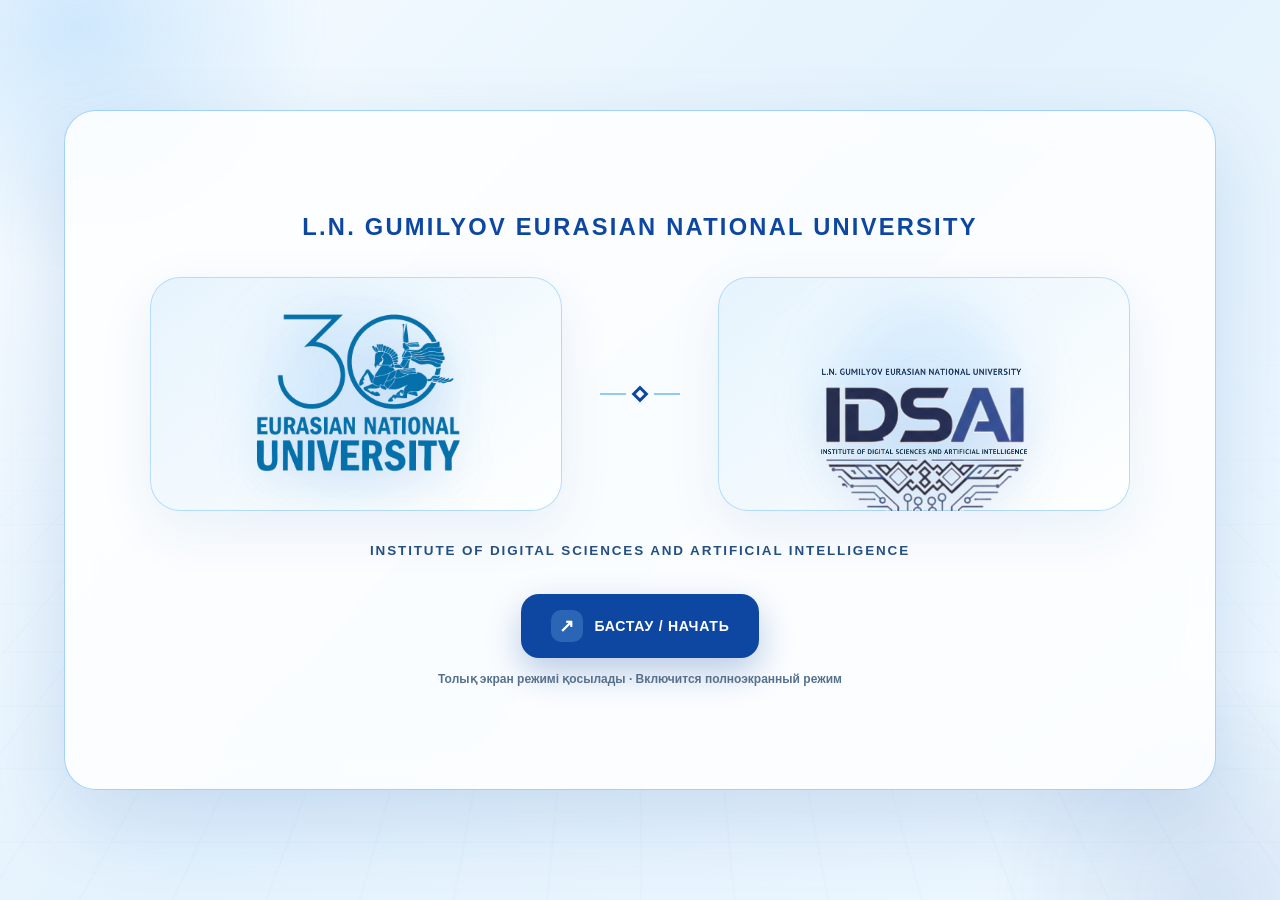
<file: index.html>
<!DOCTYPE html>
<html lang="ru">
<head>
<meta charset="UTF-8">
<meta name="viewport" content="width=device-width, initial-scale=1.0, user-scalable=no">
<meta name="theme-color" content="#0D47A1">
<title>ENU · IDSAI — Student Services</title>
<link rel="stylesheet" href="styles.css">
</head>
<body>

<!-- ==================== ЗАСТАВКА / KIOSK START ==================== -->
<div id="splash" class="splash" aria-label="ENU IDSAI kiosk start screen">
  <div class="splash-grid" aria-hidden="true"></div>
  <div class="splash-glow glow-a" aria-hidden="true"></div>
  <div class="splash-glow glow-b" aria-hidden="true"></div>
  <div class="splash-shell minimal-splash">
    <div class="university-name">L.N. GUMILYOV EURASIAN NATIONAL UNIVERSITY</div>
    <div class="logo-stage" aria-label="University and institute logos">
      <div class="logo-card logo-card-enu">
        <span class="logo-halo" aria-hidden="true"></span>
        <img src="assets/enu-logo.png" alt="L.N. Gumilyov Eurasian National University">
      </div>
      <div class="logo-link" aria-hidden="true"><span></span><i></i><span></span></div>
      <div class="logo-card logo-card-idsai">
        <span class="logo-halo" aria-hidden="true"></span>
        <img src="assets/idsai-logo.png" alt="Institute of Digital Sciences and Artificial Intelligence">
      </div>
    </div>
    <div class="institute-name">INSTITUTE OF DIGITAL SCIENCES AND ARTIFICIAL INTELLIGENCE</div>
    <button id="startKioskBtn" class="start-kiosk" type="button" onclick="startKiosk()">
      <span class="start-icon" aria-hidden="true">↗</span>
      <span>БАСТАУ / НАЧАТЬ</span>
    </button>
    <div class="splash-note">Толық экран режимі қосылады · Включится полноэкранный режим</div>
  </div>
</div>

<!-- ==================== ЭКРАН 1: ГЛАВНОЕ МЕНЮ ==================== -->
<section class="screen on" id="menu">
  <header>
    <div class="header-brand" aria-hidden="true">
      <img class="header-logo enu-mini" src="assets/enu-logo.png" alt="">
      <span class="header-brand-line"></span>
      <img class="header-logo idsai-mini" src="assets/idsai-logo.png" alt="">
    </div>
    <h1 data-t="title">СТУДЕНЧЕСКИЕ СЕРВИСЫ</h1>
    <p data-t="subtitle">Институт цифровых наук и искусственного интеллекта</p>
    <div class="lang">
      <button id="lk" onclick="setLang('kk')">ҚАЗ</button><i>|</i>
      <button id="lr" class="active" onclick="setLang('ru')">РУС</button>
    </div>
  </header>
  <main>
    <div class="tiles">
      <button class="tile navy" onclick="showCatalog()">
        <svg viewBox="0 0 64 64" xmlns="http://www.w3.org/2000/svg" aria-hidden="true">
          <path d="M14 6h24l12 12v40a2 2 0 0 1-2 2H14a2 2 0 0 1-2-2V8a2 2 0 0 1 2-2z" fill="#0D47A1"/>
          <path d="M38 6l12 12H40a2 2 0 0 1-2-2V6z" fill="#90CAF9"/>
          <g stroke="#fff" stroke-width="3" stroke-linecap="round"><path d="M20 28h24M20 36h24M20 44h16"/></g>
        </svg>
        <span data-t="mForm">ЗАПОЛНИТЬ<br>ЗАЯВЛЕНИЕ</span>
      </button>

      <button class="tile navy" onclick="goSite('platonus')">
        <svg viewBox="0 0 64 64" xmlns="http://www.w3.org/2000/svg" aria-hidden="true">
          <rect x="4" y="10" width="56" height="38" rx="3" fill="#0D47A1"/>
          <rect x="9" y="15" width="46" height="28" rx="2" fill="#fff"/>
          <circle cx="23" cy="26" r="5" fill="#0D47A1"/>
          <path d="M15 37c0-4.4 3.6-7 8-7s8 2.6 8 7z" fill="#0D47A1"/>
          <g stroke="#0D47A1" stroke-width="3" stroke-linecap="round"><path d="M37 24h12M37 30h12M37 36h8"/></g>
          <path d="M25 48h14v5H25z" fill="#0D47A1"/>
          <rect x="18" y="53" width="28" height="4" rx="2" fill="#0D47A1"/>
        </svg>
        <span>PLATONUS</span>
      </button>

      <button class="tile navy" onclick="goSite('enu')">
        <svg viewBox="0 0 64 64" xmlns="http://www.w3.org/2000/svg" aria-hidden="true">
          <path d="M32 6L60 20H4L32 6z" fill="#0D47A1"/>
          <rect x="4" y="22" width="56" height="4" rx="1" fill="#0D47A1"/>
          <g fill="#0D47A1">
            <rect x="11" y="28" width="7" height="20" rx="1"/><rect x="24" y="28" width="7" height="20" rx="1"/>
            <rect x="37" y="28" width="7" height="20" rx="1"/><rect x="50" y="28" width="3" height="20" rx="1"/>
          </g>
          <rect x="4" y="50" width="56" height="6" rx="1.5" fill="#0D47A1"/>
        </svg>
        <span data-t="mEnu">САЙТ ЕНУ</span>
      </button>

      <button class="tile exit-tile" onclick="requestAdminExit()">
        <svg viewBox="0 0 64 64" fill="none" xmlns="http://www.w3.org/2000/svg" aria-hidden="true">
          <path d="M34 8H12a4 4 0 0 0-4 4v40a4 4 0 0 0 4 4h22" stroke="#0D47A1" stroke-width="6" stroke-linecap="round" stroke-linejoin="round"/>
          <path d="M42 20l12 12-12 12M28 32h26" stroke="#0D47A1" stroke-width="6" stroke-linecap="round" stroke-linejoin="round"/>
        </svg>
        <span data-t="mExit">ЗАВЕРШИТЬ<br>СЕАНС</span>
      </button>

      <button class="tile navy free-rooms-tile" onclick="showFreeClassrooms()">
        <svg viewBox="0 0 64 64" fill="none" xmlns="http://www.w3.org/2000/svg" aria-hidden="true">
          <path d="M9 26L32 12l23 14" stroke="#0D47A1" stroke-width="5" stroke-linecap="round" stroke-linejoin="round"/>
          <path d="M14 27v22h28" stroke="#0D47A1" stroke-width="5" stroke-linecap="round" stroke-linejoin="round"/>
          <path d="M23 34h7v7h-7zM34 34h7v7h-7z" fill="#90CAF9" stroke="#0D47A1" stroke-width="2"/>
          <circle cx="46" cy="46" r="9" fill="#fff" stroke="#0D47A1" stroke-width="4"/>
          <path d="M52.5 52.5L59 59" stroke="#0D47A1" stroke-width="4" stroke-linecap="round"/>
          <path d="M46 41v5l3 2" stroke="#0D47A1" stroke-width="2.5" stroke-linecap="round" stroke-linejoin="round"/>
        </svg>
        <span data-t="mFree">СВОБОДНЫЕ<br>АУДИТОРИИ</span>
      </button>
    </div>
    <div class="hint" data-t="hint">Выберите нужный раздел</div>
  </main>
</section>

<!-- ==================== ЭКРАН 2: КАТАЛОГ ==================== -->
<section class="screen" id="catalog">
  <div class="bar">
    <button class="btn-back" onclick="showMenu()" data-t="bMenu">← Меню</button>
    <h2 data-t="cTitle">Заявления и справки</h2>
    <div class="lang">
      <button onclick="setLang('kk')" class="l-kk">ҚАЗ</button><i>|</i>
      <button onclick="setLang('ru')" class="l-ru active">РУС</button>
    </div>
  </div>
  <div class="pane" id="catList"></div>
</section>

<!-- ==================== ЭКРАН 3: КАРТОЧКА ==================== -->
<section class="screen" id="card">
  <div class="bar">
    <button class="btn-back" onclick="showCatalog()" data-t="bList">← К списку</button>
    <h2 id="cardTitle"></h2>
  </div>
  <div class="pane">
    <div class="info" id="cardInfo"></div>
    <div class="preview">
      <div class="cap" data-t="cap">Так выглядит бланк</div>
      <div class="frame" id="prevFrame"><div id="previewHost"></div></div>
    </div>
  </div>
</section>

<!-- ==================== ЭКРАН 4: БЛАНК ==================== -->
<section class="screen" id="blank">
  <div class="bar">
    <button class="btn-back" onclick="showCard()" data-t="bBack">← Назад</button>
    <span class="hintline" data-t="pHint">Заполните подсвеченные поля и распечатайте официальный бланк</span>
    <button class="btn-original" onclick="openOriginalPdf()" data-t="bOriginalPdf">Оригинальный PDF</button>
    <button class="btn-print" onclick="doPrint()" data-t="bPrint">Печать бланка</button>
  </div>
  <div class="pane official-form-pane">
    <div class="official-form-help">
      <div class="official-badge">PDF</div>
      <div>
        <b data-t="officialFormTitle">Официальный бланк</b>
        <span data-t="officialFormHelp">Голубые поля можно заполнить онлайн. При печати подсветка исчезнет, размер страницы останется A4.</span>
      </div>
      <button type="button" class="mini clear-btn" onclick="clearSheet()" data-t="bClear">Очистить заполненные поля</button>
    </div>
    <div id="blankHost" class="official-pages-host"></div>
  </div>
</section>

<!-- ==================== ЭКРАН 5: БОС АУДИТОРИЯЛАР ==================== -->
<section class="screen" id="freeClassrooms">
  <div class="bar free-bar">
    <button class="btn-back" onclick="showMenu()" data-t="bMenu">← Меню</button>
    <h2 data-t="freeTitle">Свободные аудитории</h2>
    <div class="academic-period-badge" id="academicPeriodBadge">2026 · 1 семестр</div>
    <div class="lang">
      <button onclick="setLang('kk')" class="l-kk">ҚАЗ</button><i>|</i>
      <button onclick="setLang('ru')" class="l-ru active">РУС</button>
    </div>
  </div>

  <div class="free-pane">
    <div class="free-shell">
      <div class="agent-card agent-intro">
        <div class="agent-avatar" aria-hidden="true"><span>AI</span></div>
        <div class="agent-bubble">
          <div class="agent-name">IDSAI Assistant</div>
          <p data-t="freeGreeting">Здравствуйте! 👋 Выберите день и время, чтобы найти свободную аудиторию.</p>
        </div>
      </div>

      <div id="freeDataError" class="free-data-error" hidden role="alert"></div>

      <div class="free-search-panel" id="freeSearchPanel">
        <section class="selector-section" aria-labelledby="daySelectorTitle">
          <div class="selector-heading">
            <span class="selector-number">1</span>
            <div>
              <h3 id="daySelectorTitle" data-t="freeDayTitle">Выберите день</h3>
              <p data-t="freeDayHint">Можно выбрать только один день.</p>
            </div>
          </div>
          <div id="freeDayOptions" class="day-options" role="radiogroup" aria-label="День недели"></div>
        </section>

        <section class="selector-section" aria-labelledby="timeSelectorTitle">
          <div class="selector-heading">
            <span class="selector-number">2</span>
            <div>
              <h3 id="timeSelectorTitle" data-t="freeTimeTitle">Выберите время</h3>
              <p data-t="freeTimeHint">Можно выбрать только один временной интервал.</p>
            </div>
          </div>
          <div id="freeTimeOptions" class="time-options"></div>
        </section>

        <div class="free-search-actions">
          <div id="freeSelectionSummary" class="selection-summary" aria-live="polite"></div>
          <button id="freeSearchButton" class="free-search-button" type="button" onclick="searchFreeClassrooms()" disabled>
            <svg viewBox="0 0 24 24" aria-hidden="true"><circle cx="11" cy="11" r="7"></circle><path d="M20 20l-4-4"></path></svg>
            <span data-t="freeSearch">НАЙТИ СВОБОДНЫЕ АУДИТОРИИ</span>
          </button>
          <div id="freeValidation" class="free-validation" aria-live="polite"></div>
        </div>
      </div>

      <div id="freeResultArea" class="free-result-area" hidden>
        <div class="agent-card agent-result-card">
          <div class="agent-avatar result-avatar" aria-hidden="true"><span>AI</span></div>
          <div class="agent-bubble">
            <div class="agent-name">IDSAI Assistant</div>
            <div id="freeAgentMessage" class="agent-result-message" aria-live="polite"></div>
            <div id="freeTyping" class="typing-indicator" hidden aria-label="Loading"><span></span><span></span><span></span></div>
          </div>
        </div>
        <div class="results-toolbar" id="freeResultsToolbar" hidden>
          <div class="results-count" id="freeResultsCount"></div>
          <button type="button" class="free-reset-button" onclick="resetFreeClassroomsSearch()" data-t="freeNewSearch">Новый поиск</button>
        </div>
        <div id="freeRoomResults" class="room-results"></div>
      </div>
    </div>
  </div>
</section>

<div class="idle" id="idle"></div>

<!-- ==================== ADMIN / FULLSCREEN LOCK ==================== -->
<div id="adminLock" class="admin-lock" aria-hidden="true">
  <div class="admin-panel" role="dialog" aria-modal="true" aria-labelledby="adminLockTitle">
    <div class="lock-mark" aria-hidden="true">🔒</div>
    <div class="lock-eyebrow">ENU · IDSAI KIOSK</div>
    <h2 id="adminLockTitle">Киоск режимі қорғалған</h2>
    <p id="adminLockText">Толық экран режимінен шығу үшін әкімші құпиясөзін енгізіңіз.</p>

    <button id="resumeKioskBtn" class="resume-kiosk" type="button" onclick="resumeKiosk()">
      Толық экранға оралу / Вернуться в полный экран
    </button>

    <div class="admin-separator"><span></span><b>ADMIN</b><span></span></div>
    <label class="admin-label" for="adminPassword">Әкімші құпиясөзі / Пароль администратора</label>
    <div class="admin-password-row">
      <input id="adminPassword" type="password" autocomplete="off" inputmode="text" placeholder="••••••••">
      <button type="button" class="admin-submit" onclick="verifyAdminExit()">Шығу / Выйти</button>
    </div>
    <div id="adminError" class="admin-error" aria-live="polite"></div>
    <button id="cancelExitBtn" class="cancel-exit" type="button" onclick="cancelAdminExit()">Болдырмау / Отмена</button>
  </div>
</div>

<script src="data/offline-data.js"></script>
<script src="official-forms-data.js"></script>
<script src="classroom-availability-service.js" defer></script>
<script src="app.js" defer></script>
<script src="free-classrooms.js" defer></script>
</body>
</html>
</file>
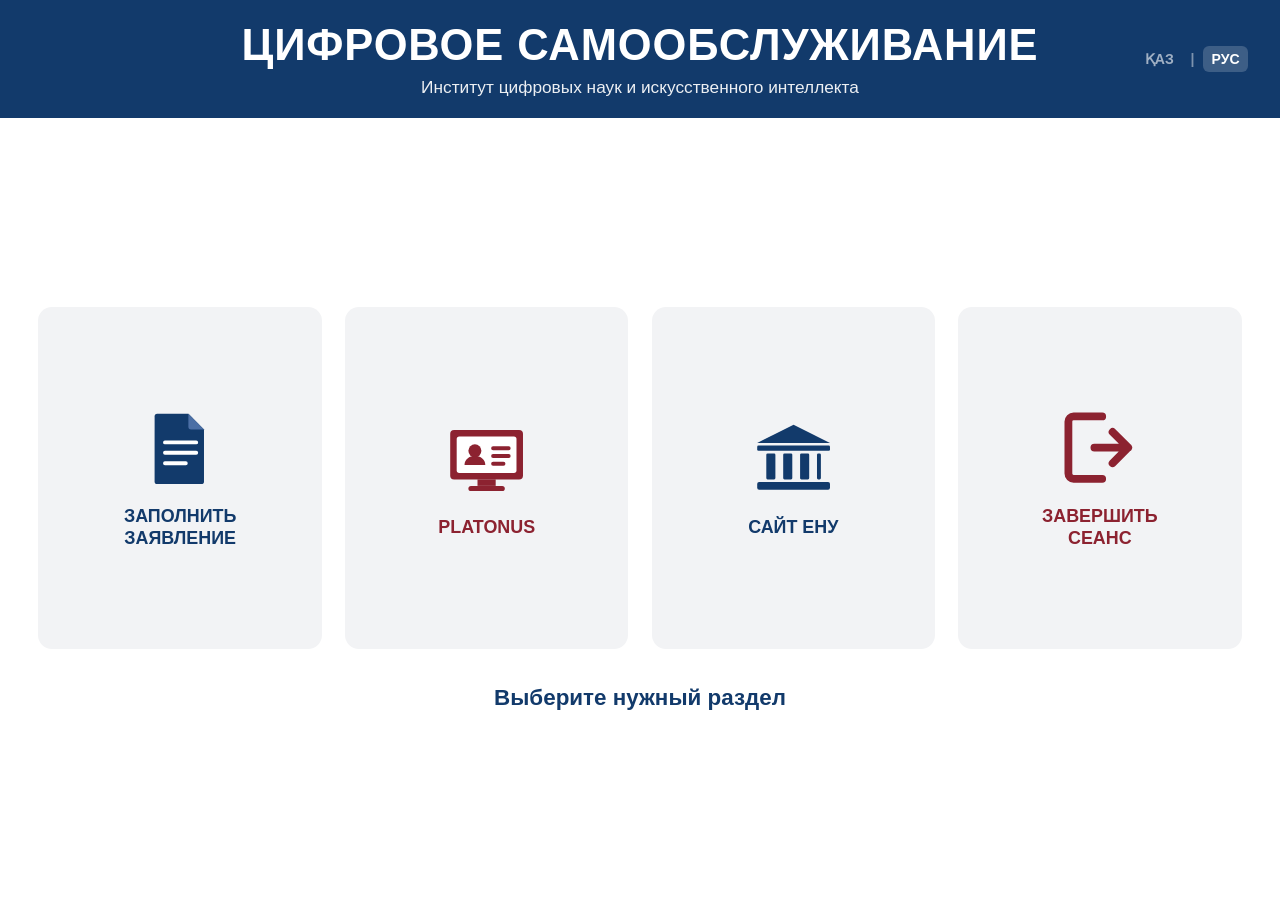
<file: _original_backup.html>
<!DOCTYPE html>
<html lang="ru">
<head>
<meta charset="UTF-8">
<meta name="viewport" content="width=device-width, initial-scale=1.0, user-scalable=no">
<title>Цифровое самообслуживание — ИЦНиИИ</title>
<style>
/* ============================ ОБЩЕЕ ============================ */
:root{
  --navy:#123A6B; --navy-2:#1B4E8C; --red:#8C2230;
  --tile:#F2F3F5; --tile-hover:#E4E7EB; --line:#DCDFE4;
}
*{box-sizing:border-box;margin:0;padding:0;-webkit-tap-highlight-color:transparent;}
html,body{height:100%;}
body{
  font-family:"Segoe UI",Arial,Helvetica,sans-serif;
  background:#fff;color:var(--navy);
  display:flex;flex-direction:column;overflow:hidden;user-select:none;
}
.screen{display:none;flex:1 1 auto;flex-direction:column;min-height:0;}
.screen.on{display:flex;}

/* ============================ ЭКРАН 1: МЕНЮ ============================ */
#menu header{
  background:var(--navy);color:#fff;padding:2.2vh 3vw;position:relative;text-align:center;flex:0 0 auto;
}
#menu header h1{font-size:clamp(22px,3.4vw,46px);font-weight:700;letter-spacing:.02em;line-height:1.15;}
#menu header p{font-size:clamp(12px,1.35vw,20px);opacity:.92;margin-top:.4em;}
.lang{
  position:absolute;top:50%;right:2.5vw;transform:translateY(-50%);
  display:flex;align-items:center;gap:.6em;font-size:clamp(11px,1.1vw,17px);font-weight:600;
}
.lang button{background:none;border:none;color:#fff;font:inherit;cursor:pointer;
  padding:.35em .6em;border-radius:6px;opacity:.6;transition:.15s;}
.lang button.active{opacity:1;background:rgba(255,255,255,.18);}
.lang i{opacity:.45;font-style:normal;}

#menu main{
  flex:1 1 auto;display:flex;flex-direction:column;align-items:center;justify-content:center;
  gap:4vh;padding:3vh 3vw;
}
.tiles{display:grid;grid-template-columns:repeat(4,minmax(0,1fr));
  gap:clamp(12px,1.8vw,32px);width:100%;max-width:1560px;}
.tile{
  background:var(--tile);border:none;border-radius:14px;
  padding:clamp(16px,2.4vh,34px) 10px;
  display:flex;flex-direction:column;align-items:center;justify-content:center;
  gap:clamp(10px,1.8vh,22px);
  font-family:inherit;font-size:clamp(13px,1.4vw,22px);font-weight:700;
  line-height:1.25;text-align:center;cursor:pointer;
  transition:background .15s,transform .1s;
  min-height:clamp(170px,38vh,400px);
}
.tile:hover{background:var(--tile-hover);}
.tile:active{transform:scale(.97);}
.tile svg{width:clamp(46px,6.5vw,110px);height:auto;}
.tile.navy{color:var(--navy);} .tile.red{color:var(--red);}
.hint{font-size:clamp(15px,1.75vw,28px);font-weight:600;color:var(--navy);}

/* ============================ ОБЩАЯ ШАПКА ВНУТРЕННИХ ЭКРАНОВ ============================ */
.bar{
  background:var(--navy);color:#fff;flex:0 0 auto;
  display:flex;align-items:center;gap:18px;padding:14px 26px;
}
.bar .btn-back{background:rgba(255,255,255,.16);border:none;color:#fff;
  font:700 17px/1 inherit;padding:14px 22px;border-radius:10px;cursor:pointer;}
.bar .btn-back:hover{background:rgba(255,255,255,.28);}
.bar h2{flex:1;font-size:clamp(16px,2vw,28px);font-weight:700;}
.bar .btn-print{background:#fff;color:var(--red);border:none;
  font:700 18px/1 inherit;padding:15px 28px;border-radius:10px;cursor:pointer;}
.bar .btn-print:hover{background:#F1D9DC;}
.bar .hintline{font-size:15px;opacity:.85;}
@media (max-width:900px){ .bar .hintline{display:none;} }

/* ============================ ЭКРАН 2: КАТАЛОГ ============================ */
#catalog .pane{flex:1 1 auto;overflow-y:auto;padding:24px 30px 40px;}
.cat-title{font-size:clamp(15px,1.5vw,22px);font-weight:700;color:var(--navy-2);
  margin:22px 0 12px;padding-bottom:8px;border-bottom:2px solid var(--line);}
.cat-title:first-child{margin-top:0;}
.grid{display:grid;grid-template-columns:repeat(auto-fill,minmax(300px,1fr));gap:16px;}
.item{
  background:var(--tile);border:none;border-radius:14px;padding:22px 22px 20px;
  text-align:left;cursor:pointer;font-family:inherit;color:var(--navy);
  display:flex;flex-direction:column;gap:8px;transition:background .15s,transform .1s;
}
.item:hover{background:var(--tile-hover);}
.item:active{transform:scale(.985);}
.item b{font-size:clamp(16px,1.5vw,21px);line-height:1.25;}
.item small{font-size:clamp(12px,1.05vw,15px);font-weight:400;color:#4A5A72;line-height:1.4;}
.item .go{margin-top:auto;padding-top:10px;font-size:14px;font-weight:700;color:var(--red);}

/* ============================ ЭКРАН 3: КАРТОЧКА ============================ */
#card .pane{flex:1 1 auto;min-height:0;display:grid;
  grid-template-columns:minmax(320px,42%) 1fr;gap:24px;padding:24px 30px 30px;}
.info{overflow-y:auto;padding-right:6px;}
.info h3{font-size:clamp(19px,2vw,29px);line-height:1.2;margin-bottom:10px;}
.info .about{font-size:clamp(14px,1.2vw,18px);color:#3B4A61;line-height:1.5;margin-bottom:20px;}
.block{margin-bottom:20px;}
.block h4{font-size:13px;font-weight:700;letter-spacing:.09em;text-transform:uppercase;
  color:var(--red);margin-bottom:8px;}
.block ul{list-style:none;}
.block li{position:relative;padding-left:22px;margin-bottom:7px;
  font-size:clamp(14px,1.15vw,17px);line-height:1.45;color:#22324A;}
.block li::before{content:"";position:absolute;left:4px;top:.62em;
  width:7px;height:7px;border-radius:50%;background:var(--navy-2);}
.facts{margin-bottom:20px;}
.fact{background:#EEF2F8;border-radius:10px;padding:12px 16px;display:inline-block;}
.fact span{display:block;font-size:11px;font-weight:700;letter-spacing:.08em;
  text-transform:uppercase;color:#6B7B93;margin-bottom:4px;}
.fact b{font-size:clamp(14px,1.15vw,17px);font-weight:600;color:var(--navy);}
.chips{display:flex;flex-wrap:wrap;gap:8px;}
.chips span{background:#EEF2F8;border-radius:8px;padding:7px 12px;
  font-size:clamp(12px,1vw,15px);font-weight:600;color:#33465F;}
.actions{display:flex;gap:12px;flex-wrap:wrap;margin-top:18px;}
.btn{font-family:inherit;font-size:clamp(15px,1.35vw,20px);font-weight:700;
  border:none;border-radius:12px;padding:18px 30px;cursor:pointer;transition:.15s;}
.btn.primary{background:var(--red);color:#fff;}
.btn.primary:hover{background:#A32A3A;}
.btn.ghost{background:var(--tile);color:var(--navy);}
.btn.ghost:hover{background:var(--tile-hover);}
.btn:active{transform:scale(.97);}

.preview{background:#E9EBEF;border-radius:14px;overflow:hidden;display:flex;flex-direction:column;min-height:0;}
.preview .cap{padding:10px 16px;font-size:13px;font-weight:700;letter-spacing:.06em;
  text-transform:uppercase;color:#6B7B93;background:#DFE3E9;}
.preview .frame{flex:1;position:relative;overflow:hidden;}
#previewHost{position:absolute;top:0;left:50%;transform-origin:top center;}
#previewHost .blank{box-shadow:0 4px 18px rgba(0,0,0,.15);}
@media (max-width:1000px){ #card .pane{grid-template-columns:1fr;} .preview{display:none;} }

/* ============================ ЭКРАН 4: БЛАНК ============================ */
#blank .pane{flex:1 1 auto;overflow-y:auto;background:#E9EBEF;padding:24px 20px 50px;
  display:flex;flex-direction:column;align-items:center;}
#blankHost .blank{box-shadow:0 6px 28px rgba(0,0,0,.18);}

/* ============================ ПОДСКАЗКА О БЕЗДЕЙСТВИИ ============================ */
.idle{position:fixed;left:50%;bottom:22px;transform:translateX(-50%);
  background:var(--red);color:#fff;padding:12px 26px;border-radius:999px;
  font-size:16px;font-weight:600;display:none;z-index:60;}
.idle.show{display:block;}

/* ============================ ПЕЧАТЬ ============================ */
@media print{
  body{display:block;overflow:visible;}
  #menu,#catalog,#card,.bar,.idle{display:none !important;}
  #blank{display:block !important;}
  #blank .pane{background:#fff;padding:0;display:block;overflow:visible;}
  #blankHost .blank{box-shadow:none;}
}

/* ===== ОФОРМЛЕНИЕ БЛАНКОВ (blank.css) ===== */
/* ============================================================================
   blank.css — единое оформление всех бланков заявлений (лист А4).
   Подключается и в каталоге киоска, и в каждом отдельном файле бланка.
   ============================================================================ */



/* .sheet — содержимое листа; при печати ужимается, чтобы влезть на одну страницу */
.blank > .sheet{ transform-origin: top left; }

.blank{
  margin:0 auto;
  width:210mm;
  min-height:297mm;
  padding:20mm 18mm 20mm 25mm;   /* слева поле шире — под подшивку */
  background:#fff;
  color:#000;
  font-family:"Times New Roman",Georgia,serif;
  font-size:14pt;
  line-height:1.55;
  box-sizing:border-box;
}

/* Шапка: кому и от кого — справа */
.blank .to p{ margin:0 0 1.5mm; }
.blank .office p{ margin:0 0 1.5mm; }

.blank .to{
  width:52%;
  margin-left:48%;
  margin-bottom:14mm;
  font-size:13pt;
  line-height:1.5;
}

.blank h1{
  text-align:center;
  font-size:16pt;
  font-weight:700;
  letter-spacing:.12em;
  margin:0 0 10mm;
  text-transform:uppercase;
}

.blank .body{ text-align:left; text-indent:10mm; }
.blank .body p{ margin:0 0 4mm; }

/* Линия для рукописного заполнения */
.blank .fill{
  display:inline-block;
  border-bottom:1px solid #000;
  min-width:40mm;
  height:1.15em;
  vertical-align:baseline;
}
.blank .fill.s  { min-width:16mm; }
.blank .nw      { white-space:nowrap; }
.blank .fill.m  { min-width:60mm; }
.blank .fill.l  { min-width:100mm; }
.blank .fill.xl { min-width:100%; }

/* Пояснение мелким шрифтом под линией */
.blank .note{
  display:block;
  font-size:8.5pt;
  color:#444;
  text-align:center;
  line-height:1.2;
  margin-top:.5mm;
}

/* Пустые строки для свободного текста */
.blank .lines{ margin:3mm 0 6mm; }
.blank .lines div{
  border-bottom:1px solid #000;
  height:9mm;
}

/* Приложение */
.blank .attach{ margin:6mm 0 0; }
.blank .attach ol{ margin:2mm 0 0 12mm; padding:0; }
.blank .attach li{ margin-bottom:2.5mm; }

/* Подвал: дата слева, подпись справа */
.blank .sign{
  display:flex;
  justify-content:space-between;
  align-items:flex-end;
  margin-top:16mm;
}
.blank .sign .cell{ width:45%; }
.blank .sign .cell.right{ text-align:right; }

/* Служебные отметки */
.blank .office{
  margin-top:18mm;
  padding-top:4mm;
  border-top:1px dashed #888;
  font-size:10pt;
  color:#333;
}

/* ---------------- ПЕЧАТЬ ---------------- */
@page{ size:A4; margin:0; }

@media print{
  html,body{ margin:0; padding:0; background:#fff; display:block; }
  .blank{ height:297mm; overflow:hidden; }
  body.has-bar{ padding:0; display:block; }   /* flex ломает разбивку на страницы */
  .blank-bar{ display:none !important; }
  body.has-bar{ background:#fff; }
  .blank{
    box-shadow:none;
    width:auto;
    min-height:auto;
    margin:0;
    padding:12mm 14mm 10mm 20mm;
  }
  /* плотнее, чтобы бланк гарантированно уместился на одном листе */
  .blank .to      { margin-bottom:7mm; }
  .blank h1       { margin-bottom:6mm; }
  .blank .sign    { margin-top:8mm; }
  .blank .office  { margin-top:6mm; }
  .blank .lines   { margin:2mm 0 4mm; }
  .blank .lines div{ height:7mm; }
  .blank .attach  { margin-top:4mm; }
  .blank .attach li{ margin-bottom:2mm; }
}

/* ---------------- ТАБЛИЦЫ И СПИСКИ В БЛАНКАХ ---------------- */
.blank .form p{ margin:0 0 5mm; text-indent:0; }

.blank .center-head{ text-align:center; font-size:13pt; margin-bottom:6mm; }

.blank table.tbl{
  width:100%;
  border-collapse:collapse;
  font-size:11pt;
  margin:2mm 0 5mm;
}
.blank table.tbl th,
.blank table.tbl td{
  border:1px solid #000;
  padding:2mm 2.5mm;
  vertical-align:top;
  text-align:left;
}
.blank table.tbl th{ font-weight:600; font-size:10pt; }
.blank table.tbl td{ height:13mm; }

.blank .reasons{ font-size:10.5pt; margin-bottom:4mm; }
.blank .reasons ol{ margin:1.5mm 0 0 10mm; padding:0; }
.blank .reasons li{ margin-bottom:1mm; }

.blank ol.route{ margin:0 0 0 8mm; padding:0; }
.blank ol.route li{ margin-bottom:5mm; }
.blank .note.left{ text-align:left; margin-left:2mm; }


/* ============================ ЗАПОЛНЕНИЕ НА ЭКРАНЕ ============================ */
.blank{ user-select:text; }

.fill[contenteditable]{
  height:auto; min-height:1.15em; padding:0 3px; outline:none;
  background:#FFF7CC; cursor:text; white-space:pre-wrap;
}
.fill[contenteditable]:hover{ background:#FFEE99; }
.fill[contenteditable]:focus{ background:#FFE066; }

.lines div[contenteditable],
table.tbl td[contenteditable]{ background:#FFF7CC; outline:none; cursor:text; padding:1mm 2mm; }
.lines div[contenteditable]:hover,
table.tbl td[contenteditable]:hover{ background:#FFEE99; }
.lines div[contenteditable]:focus,
table.tbl td[contenteditable]:focus{ background:#FFE066; }

/* панель личных данных */
.mydata{
  background:#fff;border:1px solid #D3D9E3;border-radius:14px;
  padding:20px 22px;margin:0 0 22px;width:100%;max-width:210mm;
}
.mydata h4{font-size:13px;font-weight:700;letter-spacing:.09em;text-transform:uppercase;
  color:var(--red);margin-bottom:14px;}
.mydata .fields{display:grid;grid-template-columns:repeat(auto-fit,minmax(200px,1fr));gap:12px;}
.mydata label{display:block;font-size:12px;font-weight:600;color:#6B7B93;margin-bottom:5px;}
.mydata input{width:100%;font-family:inherit;font-size:16px;padding:11px 12px;
  border:1px solid #C6CEDA;border-radius:8px;background:#fff;color:var(--navy);}
.mydata input:focus{outline:2px solid var(--navy-2);border-color:var(--navy-2);}
.mydata .row{display:flex;gap:10px;margin-top:16px;flex-wrap:wrap;align-items:center;}
.mydata .mini{font-family:inherit;font-size:15px;font-weight:700;border:none;
  border-radius:9px;padding:12px 22px;cursor:pointer;}
.mydata .mini.clear-btn{background:#F2F3F5;color:var(--navy);}
.mydata .mini.clear-btn:hover{background:#E4E7EB;}
.mydata .note-line{font-size:14px;color:#5A6B85;line-height:1.4;}

@media print{
  .mydata{display:none !important;}
  .fill[contenteditable],
  .lines div[contenteditable],
  table.tbl td[contenteditable]{background:none !important;}
}

</style>
</head>
<body>

<!-- ==================== ЭКРАН 1: ГЛАВНОЕ МЕНЮ ==================== -->
<section class="screen on" id="menu">
  <header>
    <h1 data-t="title">ЦИФРОВОЕ САМООБСЛУЖИВАНИЕ</h1>
    <p data-t="subtitle">Институт цифровых наук и искусственного интеллекта</p>
    <div class="lang">
      <button id="lk" onclick="setLang('kk')">ҚАЗ</button><i>|</i>
      <button id="lr" class="active" onclick="setLang('ru')">РУС</button>
    </div>
  </header>
  <main>
    <div class="tiles">
      <button class="tile navy" onclick="showCatalog()">
        <svg viewBox="0 0 64 64" xmlns="http://www.w3.org/2000/svg">
          <path d="M14 6h24l12 12v40a2 2 0 0 1-2 2H14a2 2 0 0 1-2-2V8a2 2 0 0 1 2-2z" fill="#123A6B"/>
          <path d="M38 6l12 12H40a2 2 0 0 1-2-2V6z" fill="#4C6FA5"/>
          <g stroke="#fff" stroke-width="3" stroke-linecap="round"><path d="M20 28h24M20 36h24M20 44h16"/></g>
        </svg>
        <span data-t="mForm">ЗАПОЛНИТЬ<br>ЗАЯВЛЕНИЕ</span>
      </button>

      <button class="tile red" onclick="goSite('platonus')">
        <svg viewBox="0 0 64 64" xmlns="http://www.w3.org/2000/svg">
          <rect x="4" y="10" width="56" height="38" rx="3" fill="#8C2230"/>
          <rect x="9" y="15" width="46" height="28" rx="2" fill="#fff"/>
          <circle cx="23" cy="26" r="5" fill="#8C2230"/>
          <path d="M15 37c0-4.4 3.6-7 8-7s8 2.6 8 7z" fill="#8C2230"/>
          <g stroke="#8C2230" stroke-width="3" stroke-linecap="round"><path d="M37 24h12M37 30h12M37 36h8"/></g>
          <path d="M25 48h14v5H25z" fill="#8C2230"/>
          <rect x="18" y="53" width="28" height="4" rx="2" fill="#8C2230"/>
        </svg>
        <span>PLATONUS</span>
      </button>

      <button class="tile navy" onclick="goSite('enu')">
        <svg viewBox="0 0 64 64" xmlns="http://www.w3.org/2000/svg">
          <path d="M32 6L60 20H4L32 6z" fill="#123A6B"/>
          <rect x="4" y="22" width="56" height="4" rx="1" fill="#123A6B"/>
          <g fill="#123A6B">
            <rect x="11" y="28" width="7" height="20" rx="1"/><rect x="24" y="28" width="7" height="20" rx="1"/>
            <rect x="37" y="28" width="7" height="20" rx="1"/><rect x="50" y="28" width="3" height="20" rx="1"/>
          </g>
          <rect x="4" y="50" width="56" height="6" rx="1.5" fill="#123A6B"/>
        </svg>
        <span data-t="mEnu">САЙТ ЕНУ</span>
      </button>

      <button class="tile red" onclick="endSession()">
        <svg viewBox="0 0 64 64" fill="none" xmlns="http://www.w3.org/2000/svg">
          <path d="M34 8H12a4 4 0 0 0-4 4v40a4 4 0 0 0 4 4h22" stroke="#8C2230" stroke-width="6"
                stroke-linecap="round" stroke-linejoin="round"/>
          <path d="M42 20l12 12-12 12M28 32h26" stroke="#8C2230" stroke-width="6"
                stroke-linecap="round" stroke-linejoin="round"/>
        </svg>
        <span data-t="mExit">ЗАВЕРШИТЬ<br>СЕАНС</span>
      </button>
    </div>
    <div class="hint" data-t="hint">Выберите нужный раздел</div>
  </main>
</section>

<!-- ==================== ЭКРАН 2: КАТАЛОГ ==================== -->
<section class="screen" id="catalog">
  <div class="bar">
    <button class="btn-back" onclick="showMenu()" data-t="bMenu">← Меню</button>
    <h2 data-t="cTitle">Заявления и справки</h2>
    <div class="lang">
      <button onclick="setLang('kk')" class="l-kk">ҚАЗ</button><i>|</i>
      <button onclick="setLang('ru')" class="l-ru active">РУС</button>
    </div>
  </div>
  <div class="pane" id="catList"></div>
</section>

<!-- ==================== ЭКРАН 3: КАРТОЧКА ==================== -->
<section class="screen" id="card">
  <div class="bar">
    <button class="btn-back" onclick="showCatalog()" data-t="bList">← К списку</button>
    <h2 id="cardTitle"></h2>
  </div>
  <div class="pane">
    <div class="info" id="cardInfo"></div>
    <div class="preview">
      <div class="cap" data-t="cap">Так выглядит бланк</div>
      <div class="frame" id="prevFrame"><div id="previewHost"></div></div>
    </div>
  </div>
</section>

<!-- ==================== ЭКРАН 4: БЛАНК ==================== -->
<section class="screen" id="blank">
  <div class="bar">
    <button class="btn-back" onclick="showCard()" data-t="bBack">← Назад</button>
    <span class="hintline" data-t="pHint">Распечатайте бланк и заполните его ручкой</span>
    <button class="btn-print" onclick="doPrint()" data-t="bPrint">Печать бланка</button>
  </div>
  <div class="pane">
    <div class="mydata">
      <h4 data-t="mdTitle">Ваши данные — подставятся в бланк</h4>
      <div class="fields">
        <div><label data-t="fFio">Ф.И.О. полностью</label><input id="f-fio" autocomplete="off"></div>
        <div><label data-t="fGroup">Курс и группа</label><input id="f-group" autocomplete="off"></div>
        <div><label data-t="fSpec">Специальность</label><input id="f-spec" autocomplete="off"></div>
        <div><label data-t="fInst">Институт</label><input id="f-inst" autocomplete="off"></div>
        <div><label data-t="fIin">ИИН</label><input id="f-iin" autocomplete="off" inputmode="numeric"></div>
        <div><label data-t="fTel">Телефон</label><input id="f-tel" autocomplete="off" inputmode="tel"></div>
        <div><label data-t="fMail">E-mail</label><input id="f-mail" autocomplete="off"></div>
      </div>
      <div class="row">
        <button class="mini clear-btn" onclick="clearSheet()" data-t="bClear">Очистить бланк</button>
        <span class="note-line" data-t="mdNote">Остальные поля заполните прямо в бланке — коснитесь жёлтой строки и введите текст.</span>
      </div>
    </div>
    <div id="blankHost"></div>
  </div>
</section>

<div class="idle" id="idle"></div>

<script>
/* ==================== НАСТРОЙКИ ==================== */
const CONFIG = {
  platonus: "https://edu.enu.kz/index",
  enu:      "https://www.enu.kz/",
  idleSeconds: 150,
  warnSeconds: 15
};

/* ==================== ДАННЫЕ КАТАЛОГА ==================== */
/* ============================================================================
   templates.js — КАТАЛОГ ЗАЯВЛЕНИЙ ИЦНиИИ
   ----------------------------------------------------------------------------
   Собран из Word-шаблонов деканата IDSAI.
   Правьте только этот файл, чтобы изменить список, подсказки или категории.

   Поля каждой записи:
     id     — техническое имя (латиницей)
     cat    — категория из CATEGORIES ниже
     ru/kk  — название заявления
     files  — файлы бланков в папке templates для каждого языка
     about  — одно предложение: зачем это заявление
     need   — что взять с собой
     appr   — кто согласовывает (из самого бланка)
     where  — куда сдавать  ← ЗАПОЛНИТЕ НОМЕРА КАБИНЕТОВ
     tips   — подсказки по заполнению
   ============================================================================ */

/* Куда сдавать — общий текст для всех заявлений.
   Впишите реальный кабинет деканата. */
const WHERE = {
  ru: "Деканат ИЦНиИИ, каб. ___",
  kk: "ЦҒЖИИ деканаты, ___ каб."
};

const CATEGORIES = {
  acad:    { ru: "Академический отпуск", kk: "Академиялық демалыс" },
  move:    { ru: "Перевод, восстановление, отчисление", kk: "Ауысу, қайта қабылдау, оқудан шығу" },
  study:   { ru: "Учёба, экзамены, задолженности", kk: "Оқу, емтихандар, қарыздар" },
  ipk:     { ru: "Неформальное образование (ИПК)", kk: "Бейресми білім беру (ИПК)" },
  money:   { ru: "Оплата и возврат средств", kk: "Төлем және қаражатты қайтару" },
  other:   { ru: "Прочее", kk: "Басқа" },
};

const TEMPLATES = [

  {
    id:    "acad-health",
    cat:   "acad",
    ru:    "Академический отпуск по состоянию здоровья",
    kk:    "Денсаулық жағдайы бойынша академиялық демалыс",
    files: { ru: "acad-health-ru.html", kk: "acad-health-kk.html" },
    about: { ru: "Перерыв в обучении по болезни. Оформляется на срок, указанный врачебно-консультационной комиссией.",
              kk: "Ауруға байланысты оқудағы үзіліс. Дәрігерлік-консультациялық комиссия көрсеткен мерзімге ресімделеді." },
    need:  { ru: ["Удостоверение личности", "Справка ВКК (врачебно-консультационной комиссии)", "Заключение ТОО «Клиника доктора Абдугалимова»"],
              kk: ["Жеке куәлік", "ДКК (дәрігерлік-консультациялық комиссия) анықтамасы", "«Абдугалимов дәрігер клиникасы» ЖШС қорытындысы"] },
    appr:  { ru: ["Заведующий кафедрой", "Директор института", "ТОО «Клиника доктора Абдугалимова»", "Департамент финансов", "Офис регистратора"],
              kk: ["Кафедра меңгерушісі", "Институт директоры", "«Абдугалимов дәрігер клиникасы» ЖШС", "Қаржы департаменті", "Тіркеу офисі"] },
    where: WHERE,
    tips:  { ru: ["Заявление пишется на имя ректора Е.Б. Сыдыкова.", "Укажите точные даты начала и окончания отпуска.", "Без справки ВКК заявление не примут.", "Подавайте до начала экзаменационной сессии."],
              kk: ["Өтініш ректор Е.Б. Сыдықовтың атына жазылады.", "Демалыстың басталу және аяқталу күндерін дәл көрсетіңіз.", "ДКК анықтамасы болмаса, өтініш қабылданбайды.", "Емтихан сессиясы басталғанға дейін тапсырыңыз."] }
  },

  {
    id:    "acad-health-ext",
    cat:   "acad",
    ru:    "Продление академического отпуска (здоровье)",
    kk:    "Академиялық демалысты ұзарту (денсаулық)",
    files: { ru: "acad-health-ext-ru.html", kk: "acad-health-ext-kk.html" },
    about: { ru: "Если срок академического отпуска по здоровью заканчивается, а лечение продолжается.",
              kk: "Денсаулық бойынша академиялық демалыс мерзімі аяқталып, емделу жалғасса." },
    need:  { ru: ["Удостоверение личности", "Новая справка ВКК"],
              kk: ["Жеке куәлік", "Жаңа ДКК анықтамасы"] },
    appr:  { ru: ["Заведующий кафедрой", "Директор института", "ТОО «Клиника доктора Абдугалимова»", "Департамент финансов", "Офис регистратора"],
              kk: ["Кафедра меңгерушісі", "Институт директоры", "«Абдугалимов дәрігер клиникасы» ЖШС", "Қаржы департаменті", "Тіркеу офисі"] },
    where: WHERE,
    tips:  { ru: ["Укажите и старый период отпуска, и новый — оба нужны.", "Подавайте до окончания текущего отпуска, а не после."],
              kk: ["Ескі кезеңді де, жаңасын да көрсетіңіз — екеуі де қажет.", "Ағымдағы демалыс аяқталғанға дейін тапсырыңыз."] }
  },

  {
    id:    "acad-army",
    cat:   "acad",
    ru:    "Академический отпуск по призыву в армию",
    kk:    "Әскерге шақыруға байланысты академиялық демалыс",
    files: { ru: "acad-army-ru.html", kk: "acad-army-kk.html" },
    about: { ru: "Перерыв в обучении на время срочной службы в Вооружённых Силах РК.",
              kk: "ҚР Қарулы Күштеріндегі мерзімді қызмет уақытына оқудағы үзіліс." },
    need:  { ru: ["Удостоверение личности", "Копия повестки из военкомата"],
              kk: ["Жеке куәлік", "Әскерге шақыру қағазының көшірмесі"] },
    appr:  { ru: ["Заведующий кафедрой", "Директор института", "Департамент финансов", "Офис регистратора"],
              kk: ["Кафедра меңгерушісі", "Институт директоры", "Қаржы департаменті", "Тіркеу офисі"] },
    where: WHERE,
    tips:  { ru: ["Даты берите из повестки, не «на глаз».", "Копию повестки приложите обязательно.", "После службы подаётся отдельное заявление о выходе из отпуска."],
              kk: ["Күндерді шақыру қағазынан алыңыз.", "Шақыру қағазының көшірмесін міндетті түрде тіркеңіз.", "Қызметтен кейін демалыстан шығу туралы бөлек өтініш беріледі."] }
  },

  {
    id:    "acad-child",
    cat:   "acad",
    ru:    "Академический отпуск по беременности / уходу за ребёнком",
    kk:    "Жүктілік / бала күтіміне байланысты академиялық демалыс",
    files: { ru: "acad-child-ru.html", kk: "acad-child-kk.html" },
    about: { ru: "Перерыв в обучении по беременности или для ухода за ребёнком.",
              kk: "Жүктілікке немесе бала күтіміне байланысты оқудағы үзіліс." },
    need:  { ru: ["Удостоверение личности", "Справка о беременности — при беременности", "Копия свидетельства о рождении ребёнка — по уходу за ребёнком"],
              kk: ["Жеке куәлік", "Жүктілік туралы анықтама — жүктілік бойынша", "Баланың туу туралы куәлігінің көшірмесі — бала күтімі бойынша"] },
    appr:  { ru: ["Заведующий кафедрой", "Директор института", "ТОО «Клиника доктора Абдугалимова»", "Департамент финансов", "Офис регистратора"],
              kk: ["Кафедра меңгерушісі", "Институт директоры", "«Абдугалимов дәрігер клиникасы» ЖШС", "Қаржы департаменті", "Тіркеу офисі"] },
    where: WHERE,
    tips:  { ru: ["В бланке подчеркните нужное: «по беременности» или «по уходу за ребёнком».", "Укажите обе даты — начало и конец отпуска."],
              kk: ["Бланкіде қажеттісінің астын сызыңыз: «жүктілігіме» немесе «бала күтуіме».", "Екі күнді де көрсетіңіз — басы мен соңы."] }
  },

  {
    id:    "acad-child-ext",
    cat:   "acad",
    ru:    "Продление отпуска по уходу за ребёнком",
    kk:    "Бала күтімі бойынша демалысты ұзарту",
    files: { ru: "acad-child-ext-kk.html", kk: "acad-child-ext-kk.html" },
    about: { ru: "Продление академического отпуска по беременности или уходу за ребёнком. Бланк только на казахском языке.",
              kk: "Жүктілік немесе бала күтімі бойынша академиялық демалысты ұзарту." },
    need:  { ru: ["Удостоверение личности", "Копия свидетельства о рождении ребёнка"],
              kk: ["Жеке куәлік", "Туу туралы куәліктің көшірмесі"] },
    appr:  { ru: ["Заведующий кафедрой", "Директор института", "ТОО «Клиника доктора Абдугалимова»", "Департамент финансов", "Офис регистратора"],
              kk: ["Кафедра меңгерушісі", "Институт директоры", "«Абдугалимов дәрігер клиникасы» ЖШС", "Қаржы департаменті", "Тіркеу офисі"] },
    where: WHERE,
    tips:  { ru: ["Русского бланка в комплекте деканата нет — используйте казахский.", "Укажите новый период отпуска."],
              kk: ["Демалыстың жаңа кезеңін көрсетіңіз.", "Туу туралы куәліктің көшірмесін тіркеңіз."] }
  },

  {
    id:    "acad-exit",
    cat:   "acad",
    ru:    "Выход из академического отпуска",
    kk:    "Академиялық демалыстан шығу",
    files: { ru: "acad-exit-ru.html", kk: "acad-exit-kk.html" },
    about: { ru: "Возвращение к занятиям после академического отпуска. Подаётся до начала семестра.",
              kk: "Академиялық демалыстан кейін сабаққа оралу. Семестр басталғанға дейін тапсырылады." },
    need:  { ru: ["Удостоверение личности", "Подтверждающий документ: справка ВКК, копия свидетельства о рождении или копия военного билета"],
              kk: ["Жеке куәлік", "Растау құжаты: ДКК анықтамасы, туу туралы куәліктің немесе әскери билеттің көшірмесі"] },
    appr:  { ru: ["Заведующий кафедрой", "Директор института", "ТОО «Клиника доктора Абдугалимова»", "Департамент финансов", "Офис регистратора"],
              kk: ["Кафедра меңгерушісі", "Институт директоры", "«Абдугалимов дәрігер клиникасы» ЖШС", "Қаржы департаменті", "Тіркеу офисі"] },
    where: WHERE,
    tips:  { ru: ["В бланке подчеркните, какой именно документ прикладываете.", "Укажите дату выхода на занятия — она должна совпадать с началом семестра."],
              kk: ["Бланкіде қай құжатты тіркеп отырғаныңыздың астын сызыңыз.", "Сабаққа шығу күнін көрсетіңіз — ол семестрдің басымен сәйкес келуі керек."] }
  },

  {
    id:    "transfer-op",
    cat:   "move",
    ru:    "Перевод с одной ГОП на другую",
    kk:    "Бір БББТ-дан басқа БББТ-ға ауысу",
    files: { ru: "transfer-op-ru.html", kk: "transfer-op-kk.html" },
    about: { ru: "Смена группы образовательных программ / образовательной программы внутри университета.",
              kk: "Университет ішінде білім беру бағдарламалары тобын / бағдарламаны ауыстыру." },
    need:  { ru: ["Удостоверение личности", "Транскрипт", "Согласие принимающей кафедры"],
              kk: ["Жеке куәлік", "Транскрипт", "Қабылдаушы кафедраның келісімі"] },
    appr:  { ru: ["Заведующий кафедрой", "Директор института", "Офис регистратора"],
              kk: ["Кафедра меңгерушісі", "Институт директоры", "Тіркеу офисі"] },
    where: WHERE,
    tips:  { ru: ["Обязательно укажите КОД и НАИМЕНОВАНИЕ обеих программ — и текущей, и желаемой.", "Коды берите из своего договора или в офисе регистратора, не по памяти.", "После перевода может появиться академическая разница — её придётся закрывать."],
              kk: ["Екі бағдарламаның да КОДЫ мен АТАУЫН міндетті түрде көрсетіңіз.", "Кодтарды шартыңыздан немесе тіркеу офисінен алыңыз.", "Ауысқаннан кейін академиялық айырмашылық пайда болуы мүмкін."] }
  },

  {
    id:    "transfer-lang",
    cat:   "move",
    ru:    "Перевод на другое языковое отделение",
    kk:    "Басқа тіл бөліміне ауысу",
    files: { ru: "transfer-lang-ru.html", kk: "transfer-lang-ru.html" },
    about: { ru: "Смена языка обучения — с казахского на русский или наоборот. Бланк только на русском языке.",
              kk: "Оқыту тілін ауыстыру. Бланк тек орыс тілінде берілген." },
    need:  { ru: ["Удостоверение личности", "Транскрипт"],
              kk: ["Жеке куәлік", "Транскрипт"] },
    appr:  { ru: ["Заведующий кафедрой", "Директор института", "Офис регистратора"],
              kk: ["Кафедра меңгерушісі", "Институт директоры", "Тіркеу офисі"] },
    where: WHERE,
    tips:  { ru: ["Укажите код и наименование специальности.", "В бланке есть ссылка на Правила перевода — прочитайте их до подписания.", "Возможна академическая разница по языковым дисциплинам."],
              kk: ["Мамандықтың кодын және атауын көрсетіңіз.", "Бланкіде ауысу ережелеріне сілтеме бар — қол қоймас бұрын оқыңыз."] }
  },

  {
    id:    "transfer-univ",
    cat:   "move",
    ru:    "Перевод в другой вуз",
    kk:    "Басқа ЖОО-ға ауысу",
    files: { ru: "transfer-univ-kk.html", kk: "transfer-univ-kk.html" },
    about: { ru: "Перевод из ЕНУ в другое высшее учебное заведение. Бланк только на казахском языке.",
              kk: "ЕҰУ-дан басқа жоғары оқу орнына ауысу." },
    need:  { ru: ["Удостоверение личности", "Транскрипт", "Согласие принимающего вуза"],
              kk: ["Жеке куәлік", "Транскрипт", "Қабылдаушы ЖОО-ның келісімі"] },
    appr:  { ru: ["Заведующий кафедрой", "Директор института", "Департамент финансов", "Офис регистратора"],
              kk: ["Кафедра меңгерушісі", "Институт директоры", "Қаржы департаменті", "Тіркеу офисі"] },
    where: WHERE,
    tips:  { ru: ["Укажите полное наименование принимающего вуза.", "Сначала получите согласие принимающего вуза, потом подавайте здесь.", "Перед выдачей документов нужен обходной лист."],
              kk: ["Қабылдаушы ЖОО-ның толық атауын көрсетіңіз.", "Алдымен қабылдаушы ЖОО-ның келісімін алыңыз.", "Құжаттарды алу алдында айналып өту парағы қажет."] }
  },

  {
    id:    "restore",
    cat:   "move",
    ru:    "Восстановление на обучение",
    kk:    "Оқуға қайта қабылдау",
    files: { ru: "restore-kk.html", kk: "restore-kk.html" },
    about: { ru: "Возвращение на обучение после отчисления. Бланк только на казахском языке.",
              kk: "Оқудан шығарылғаннан кейін оқуға қайта оралу." },
    need:  { ru: ["Удостоверение личности", "Транскрипт или академическая справка", "Документ об образовании"],
              kk: ["Жеке куәлік", "Транскрипт немесе академиялық анықтама", "Білімі туралы құжат"] },
    appr:  { ru: ["Директор института", "Заведующий кафедрой"],
              kk: ["Институт директоры", "Кафедра меңгерушісі"] },
    where: WHERE,
    tips:  { ru: ["Укажите год и семестр, с которого хотите восстановиться.", "Восстановление возможно только на такую же или родственную образовательную программу.", "Возможна академическая разница."],
              kk: ["Қай жылдан және семестрден қайта қабылданғыңыз келетінін көрсетіңіз.", "Қайта қабылдау сол немесе туыстас бағдарламаға ғана мүмкін."] }
  },

  {
    id:    "expel-own",
    cat:   "move",
    ru:    "Отчисление по собственному желанию",
    kk:    "Өз еркімен оқудан шығу",
    files: { ru: "expel-own-ru.html", kk: "expel-own-kk.html" },
    about: { ru: "Добровольное прекращение обучения в университете.",
              kk: "Университеттегі оқуды өз еркімен тоқтату." },
    need:  { ru: ["Удостоверение личности", "Студенческий билет", "Зачётная книжка", "Обходной лист"],
              kk: ["Жеке куәлік", "Студенттік билет", "Сынақ кітапшасы", "Айналып өту парағы"] },
    appr:  { ru: ["Заведующий кафедрой", "Директор института"],
              kk: ["Кафедра меңгерушісі", "Институт директоры"] },
    where: WHERE,
    tips:  { ru: ["Укажите точную дату, с которой просите отчислить.", "Документы об образовании выдают только после сдачи обходного листа.", "Если учитесь по гранту — уточните последствия в департаменте финансов."],
              kk: ["Қай күннен бастап шығаруды сұрайтыныңызды дәл көрсетіңіз.", "Білім туралы құжаттар айналып өту парағын тапсырғаннан кейін ғана беріледі."] }
  },

  {
    id:    "repeat-gpa",
    cat:   "move",
    ru:    "Повторное обучение из-за низкого GPA",
    kk:    "Төмен GPA бойынша қайта оқу",
    files: { ru: "repeat-gpa-ru.html", kk: "repeat-gpa-kk.html" },
    about: { ru: "Остаться на повторный курс, если переводной балл GPA ниже установленного порога.",
              kk: "Ауыспалы GPA балы белгіленген шектен төмен болса, курсты қайта оқу." },
    need:  { ru: ["Удостоверение личности", "Транскрипт с GPA"],
              kk: ["Жеке куәлік", "GPA көрсетілген транскрипт"] },
    appr:  { ru: ["Заведующий кафедрой", "Директор института"],
              kk: ["Кафедра меңгерушісі", "Институт директоры"] },
    where: WHERE,
    tips:  { ru: ["Укажите номер курса, который остаётесь проходить повторно.", "Повторный курс — платный, уточните сумму в департаменте финансов.", "Перед подачей подпишите расписку об академической задолженности."],
              kk: ["Қайта оқитын курстың нөмірін көрсетіңіз.", "Қайта оқу ақылы — сомасын қаржы департаментінен нақтылаңыз."] }
  },

  {
    id:    "repeat-debt",
    cat:   "move",
    ru:    "Повторное обучение из-за академической задолженности",
    kk:    "Академиялық қарыз бойынша қайта оқу",
    files: { ru: "repeat-debt-ru.html", kk: "repeat-debt-kk.html" },
    about: { ru: "Остаться на повторный курс при наличии непогашенной академической задолженности.",
              kk: "Өтелмеген академиялық қарыз болған жағдайда курсты қайта оқу." },
    need:  { ru: ["Удостоверение личности", "Транскрипт", "Расписка об ознакомлении с задолженностью"],
              kk: ["Жеке куәлік", "Транскрипт", "Қарызбен танысу туралы қолхат"] },
    appr:  { ru: ["Заведующий кафедрой", "Директор института"],
              kk: ["Кафедра меңгерушісі", "Институт директоры"] },
    where: WHERE,
    tips:  { ru: ["Укажите номер курса.", "Сначала попробуйте закрыть задолженность через летний семестр или ИПК — это дешевле повторного курса."],
              kk: ["Курс нөмірін көрсетіңіз.", "Алдымен қарызды жазғы семестр немесе ИПК арқылы жабуға тырысыңыз — бұл арзанырақ."] }
  },

  {
    id:    "change-data",
    cat:   "move",
    ru:    "Смена персональных данных (ФИО)",
    kk:    "Дербес деректерді өзгерту (аты-жөні)",
    files: { ru: "change-data-kk.html", kk: "change-data-kk.html" },
    about: { ru: "Изменение фамилии, имени или отчества в документах университета. Бланк только на казахском языке.",
              kk: "Университет құжаттарындағы тегін, атын немесе әкесінің атын өзгерту." },
    need:  { ru: ["Новое удостоверение личности", "Копия документа-основания (свидетельство о браке, о смене имени)"],
              kk: ["Жаңа жеке куәлік", "Негіздеме құжаттың көшірмесі (неке туралы, атын өзгерту туралы куәлік)"] },
    appr:  { ru: ["Директор института", "Офис регистратора"],
              kk: ["Институт директоры", "Тіркеу офисі"] },
    where: WHERE,
    tips:  { ru: ["Впишите и старые данные, и новые — оба поля обязательны.", "Копии подтверждающих документов приложите к заявлению.", "Подавайте сразу после смены документов, иначе диплом выпишут на старое имя."],
              kk: ["Ескі деректі де, жаңасын да жазыңыз — екеуі де міндетті.", "Растайтын құжаттардың көшірмесін тіркеңіз.", "Құжаттар ауысқан бойда тапсырыңыз, әйтпесе диплом ескі атқа жазылады."] }
  },

  {
    id:    "change-data-fix",
    cat:   "move",
    ru:    "Исправление ошибки в написании данных",
    kk:    "Деректердің жазылуындағы қатені түзету",
    files: { ru: "change-data-fix-kk.html", kk: "change-data-fix-kk.html" },
    about: { ru: "Если данные в документах университета записаны с ошибкой перевода. Бланк только на казахском языке.",
              kk: "Университет құжаттарында деректер аударма қатесімен жазылған жағдайда." },
    need:  { ru: ["Удостоверение личности", "Копия документа с правильным написанием"],
              kk: ["Жеке куәлік", "Дұрыс жазылған құжаттың көшірмесі"] },
    appr:  { ru: ["Директор института", "Офис регистратора"],
              kk: ["Институт директоры", "Тіркеу офисі"] },
    where: WHERE,
    tips:  { ru: ["Укажите, как записано сейчас и как должно быть.", "Приложите копию удостоверения личности как доказательство."],
              kk: ["Қазір қалай жазылғанын және қалай болуы керектігін көрсетіңіз.", "Дәлел ретінде жеке куәліктің көшірмесін тіркеңіз."] }
  },

  {
    id:    "bypass-sheet",
    cat:   "move",
    ru:    "Обходной лист",
    kk:    "Айналып өту парағы",
    files: { ru: "bypass-sheet-ru.html", kk: "bypass-sheet-ru.html" },
    about: { ru: "Лист с подписями подразделений. Нужен при отчислении, переводе и выпуске — без него не выдадут документы об образовании.",
              kk: "Бөлімшелердің қолы қойылатын парақ. Оқудан шығу, ауысу және бітіру кезінде қажет." },
    need:  { ru: ["Студенческий билет", "Зачётная книжка", "Сданные книги из библиотеки"],
              kk: ["Студенттік билет", "Сынақ кітапшасы", "Кітапханаға тапсырылған кітаптар"] },
    appr:  { ru: ["Директор института", "Кафедра (для выпускников)", "Комендант общ. №4", "Паспортист общ. №6", "Спецчасть (для мужчин)", "Библиотека", "ТОО «Клиника доктора Абдугалимова»", "Бухгалтерия"],
              kk: ["Институт директоры", "Кафедра (түлектер үшін)", "№4 жатақхана коменданты", "№6 жатақхана паспортисі", "Арнайы бөлім (ер адамдар үшін)", "Кітапхана", "«Абдугалимов дәрігер клиникасы» ЖШС", "Бухгалтерия"] },
    where: WHERE,
    tips:  { ru: ["Выпускники сдают обходной лист на кафедру.", "Отчисленные сдают в каб. 115 вместе со студенческим билетом и зачётной книжкой.", "Адреса подразделений указаны прямо в бланке — обходите по порядку."],
              kk: ["Түлектер айналып өту парағын кафедраға тапсырады.", "Оқудан шығарылғандар 115-кабинетке студенттік билет пен сынақ кітапшасымен бірге тапсырады."] }
  },

  {
    id:    "fx-retake",
    cat:   "study",
    ru:    "Пересдача экзамена при оценке FX",
    kk:    "FX бағасы кезінде емтиханды қайта тапсыру",
    files: { ru: "fx-retake-ru.html", kk: "fx-retake-kk.html" },
    about: { ru: "Если на экзамене вы набрали от 25 до 49 баллов и получили FX — можно пересдать бесплатно, без повторного изучения дисциплины.",
              kk: "Емтиханда 25-49 балл жинап, FX алсаңыз — пәнді қайта оқымай, тегін қайта тапсыруға болады." },
    need:  { ru: ["Удостоверение личности", "Транскрипт или скриншот оценки из Platonus"],
              kk: ["Жеке куәлік", "Транскрипт немесе Platonus-тан баға скриншоты"] },
    appr:  { ru: ["Директор института Ш.Ж. Сеилов"],
              kk: ["Институт директоры Ш.Ж. Сеилов"] },
    where: WHERE,
    tips:  { ru: ["Заявление подаётся на имя директора института, а не ректора.", "Укажите точное название дисциплины и набранный балл.", "Нужны ФИО и телефон старосты группы — впишите их.", "Пересдать можно в период сессии или каникул."],
              kk: ["Өтініш ректорға емес, институт директорына жазылады.", "Пәннің дәл атауын және жинаған балыңызды көрсетіңіз.", "Топ старостасының аты-жөні мен телефоны қажет.", "Сессия немесе демалыс кезінде қайта тапсыруға болады."] }
  },

  {
    id:    "appeal",
    cat:   "study",
    ru:    "Апелляция по результатам экзамена",
    kk:    "Емтихан нәтижесі бойынша апелляция",
    files: { ru: "appeal-ru.html", kk: "appeal-ru.html" },
    about: { ru: "Оспаривание вопросов экзаменационного билета или теста. Бланк только на русском языке.",
              kk: "Емтихан билеті немесе тест сұрақтарына шағымдану. Бланк тек орыс тілінде." },
    need:  { ru: ["Удостоверение личности", "Экзаменационный билет или номер варианта", "Ссылки на учебные источники"],
              kk: ["Жеке куәлік", "Емтихан билеті немесе нұсқа нөмірі", "Оқу дереккөздеріне сілтемелер"] },
    appr:  { ru: ["Директор института Ш.Ж. Сеилов", "Сотрудник деканата (регистрация)"],
              kk: ["Институт директоры Ш.Ж. Сеилов", "Деканат қызметкері (тіркеу)"] },
    where: WHERE,
    tips:  { ru: ["Подаётся не позднее следующего рабочего дня после экзамена.", "Укажите номера конкретных вопросов, а не «весь билет».", "Возможные причины перечислены в бланке — отметьте подходящую.", "Ссылки на учебник или лекцию усиливают апелляцию."],
              kk: ["Емтиханнан кейінгі келесі жұмыс күнінен кешіктірмей беріледі.", "Нақты сұрақтардың нөмірлерін көрсетіңіз.", "Ықтимал себептер бланкіде берілген — қажеттісін белгілеңіз."] }
  },

  {
    id:    "absence-platonus",
    cat:   "study",
    ru:    "Отработка пропущенных занятий (открыть Platonus)",
    kk:    "Өткізіп алған сабақтарды өтеу (Platonus ашу)",
    files: { ru: "absence-platonus-ru.html", kk: "absence-platonus-kk.html" },
    about: { ru: "Просьба открыть электронный журнал Platonus, чтобы отработать занятия, пропущенные по уважительной причине.",
              kk: "Дәлелді себеппен өткізіп алған сабақтарды өтеу үшін Platonus электрондық журналын ашу туралы өтініш." },
    need:  { ru: ["Удостоверение личности", "Документ, подтверждающий причину пропуска (справка, повестка, приказ)"],
              kk: ["Жеке куәлік", "Себепті растайтын құжат (анықтама, шақыру қағазы, бұйрық)"] },
    appr:  { ru: ["Директор института Ш.Ж. Сеилов"],
              kk: ["Институт директоры Ш.Ж. Сеилов"] },
    where: WHERE,
    tips:  { ru: ["Перечислите дисциплины с типом занятия: лекция, практика, лаборатория, СРС.", "Обязательно укажите номер недели по каждому занятию.", "Точно напишите период пропуска — с какой даты по какую.", "Без подтверждающего документа журнал не откроют."],
              kk: ["Пәндерді сабақ түрімен көрсетіңіз: дәріс, практика, зертхана, СӨЖ.", "Әр сабақ бойынша апта нөмірін міндетті түрде жазыңыз.", "Өткізіп алған кезеңді дәл жазыңыз.", "Растау құжатысыз журнал ашылмайды."] }
  },

  {
    id:    "acad-diff",
    cat:   "study",
    ru:    "Изучение дисциплин с академической разницей",
    kk:    "Академиялық айырмашылығы бар пәндерді оқу",
    files: { ru: "acad-diff-ru.html", kk: "acad-diff-kk.html" },
    about: { ru: "Дополнительное изучение дисциплин, которых не было в вашем учебном плане после перевода или восстановления.",
              kk: "Ауысқаннан немесе қайта қабылданғаннан кейін оқу жоспарында болмаған пәндерді қосымша оқу." },
    need:  { ru: ["Удостоверение личности", "Транскрипт", "Список дисциплин разницы из офиса регистратора"],
              kk: ["Жеке куәлік", "Транскрипт", "Тіркеу офисінен айырмашылық пәндерінің тізімі"] },
    appr:  { ru: ["Заведующий кафедрой", "Директор института", "Офис регистратора"],
              kk: ["Кафедра меңгерушісі", "Институт директоры", "Тіркеу офисі"] },
    where: WHERE,
    tips:  { ru: ["По каждой дисциплине укажите количество кредитов ECTS.", "Список дисциплин возьмите в офисе регистратора, не составляйте сами.", "Изучение разницы платное — уточните стоимость заранее."],
              kk: ["Әр пән бойынша ECTS кредит санын көрсетіңіз.", "Пәндер тізімін тіркеу офисінен алыңыз.", "Айырмашылықты оқу ақылы — құнын алдын ала нақтылаңыз."] }
  },

  {
    id:    "acad-debt-subj",
    cat:   "study",
    ru:    "Изучение дисциплин с академической задолженностью",
    kk:    "Академиялық қарызы бар пәндерді оқу",
    files: { ru: "acad-debt-subj-ru.html", kk: "acad-debt-subj-kk.html" },
    about: { ru: "Повторное изучение дисциплин, по которым осталась академическая задолженность.",
              kk: "Академиялық қарыз қалған пәндерді қайта оқу." },
    need:  { ru: ["Удостоверение личности", "Транскрипт с задолженностями"],
              kk: ["Жеке куәлік", "Қарыздары көрсетілген транскрипт"] },
    appr:  { ru: ["Заведующий кафедрой", "Директор института", "Офис регистратора"],
              kk: ["Кафедра меңгерушісі", "Институт директоры", "Тіркеу офисі"] },
    where: WHERE,
    tips:  { ru: ["Укажите наименование дисциплин и количество кредитов.", "Проверьте семестр — заявление подаётся на конкретный семестр учебного года.", "Повторное изучение платное."],
              kk: ["Пәндердің атауын және кредит санын көрсетіңіз.", "Семестрді тексеріңіз — өтініш нақты семестрге беріледі.", "Қайта оқу ақылы."] }
  },

  {
    id:    "summer-cancel",
    cat:   "study",
    ru:    "Исключение дисциплин из летнего семестра",
    kk:    "Жазғы семестрден пәндерді алып тастау",
    files: { ru: "summer-cancel-ru.html", kk: "summer-cancel-kk.html" },
    about: { ru: "Отказ от ранее заявленных дисциплин летнего семестра — например, из-за финансовых трудностей.",
              kk: "Бұрын мәлімделген жазғы семестр пәндерінен бас тарту — мысалы, қаржылық қиындықтарға байланысты." },
    need:  { ru: ["Удостоверение личности", "Список заявленных дисциплин"],
              kk: ["Жеке куәлік", "Мәлімделген пәндер тізімі"] },
    appr:  { ru: ["Заведующий кафедрой", "Директор института"],
              kk: ["Кафедра меңгерушісі", "Институт директоры"] },
    where: WHERE,
    tips:  { ru: ["Обязательно укажите причину — без неё заявление не рассмотрят.", "Перечислите только те дисциплины, которые хотите убрать.", "Подавайте до начала летнего семестра, потом деньги не вернут."],
              kk: ["Себебін міндетті түрде көрсетіңіз.", "Тек алып тастағыңыз келетін пәндерді жазыңыз.", "Жазғы семестр басталғанға дейін тапсырыңыз."] }
  },

  {
    id:    "receipt-debt",
    cat:   "study",
    ru:    "Расписка об ознакомлении с академической задолженностью",
    kk:    "Академиялық қарызбен танысу туралы қолхат",
    files: { ru: "receipt-debt-ru.html", kk: "receipt-debt-kk.html" },
    about: { ru: "Подтверждение, что кафедра сообщила вам о задолженности и разъяснила сроки и последствия.",
              kk: "Кафедраның қарыз туралы хабарлағанын және мерзімдер мен салдарды түсіндіргенін растау." },
    need:  { ru: ["Удостоверение личности", "Список задолженностей с кафедры"],
              kk: ["Жеке куәлік", "Кафедрадан қарыздар тізімі"] },
    appr:  { ru: ["Заведующий кафедрой", "И.о. директора института Ш.Ж. Сеилов"],
              kk: ["Кафедра меңгерушісі", "Институт директорының м.а. Ш.Ж. Сеилов"] },
    where: WHERE,
    tips:  { ru: ["Перечислите все дисциплины с задолженностью — их называет кафедра.", "Подписывая, вы подтверждаете, что знаете о риске остаться на повторный курс.", "Оставьте себе копию с отметкой о приёме."],
              kk: ["Қарызы бар барлық пәндерді жазыңыз — оларды кафедра атайды.", "Қол қою арқылы қайта оқу қаупін білетініңізді растайсыз.", "Қабылданғаны туралы белгісі бар көшірмені өзіңізде қалдырыңыз."] }
  },

  {
    id:    "diploma-redefense",
    cat:   "study",
    ru:    "Допуск к повторной защите дипломной работы",
    kk:    "Дипломдық жұмысты қайта қорғауға жіберу",
    files: { ru: "diploma-redefense-ru.html", kk: "diploma-redefense-ru.html" },
    about: { ru: "Если вы не смогли явиться на защиту диплома, можно попросить допуск к повторной защите. Бланк только на русском языке.",
              kk: "Диплом қорғауға келе алмаған жағдайда қайта қорғауға жіберуді сұрауға болады. Бланк тек орыс тілінде." },
    need:  { ru: ["Удостоверение личности", "Документ, подтверждающий причину неявки", "Транскрипт"],
              kk: ["Жеке куәлік", "Келмеу себебін растайтын құжат", "Транскрипт"] },
    appr:  { ru: ["Заведующий кафедрой", "Директор института", "Департамент финансов", "Офис регистратора"],
              kk: ["Кафедра меңгерушісі", "Институт директоры", "Қаржы департаменті", "Тіркеу офисі"] },
    where: WHERE,
    tips:  { ru: ["Укажите год пропущенной защиты и год, в котором просите защититься.", "Впишите код и наименование своей специальности.", "Повторная защита обычно платная — уточните в департаменте финансов."],
              kk: ["Өткізіп алған қорғау жылын және қорғағыңыз келетін жылды көрсетіңіз.", "Мамандығыңыздың кодын және атауын жазыңыз."] }
  },

  {
    id:    "ipk-extra",
    cat:   "ipk",
    ru:    "ИПК: изучение дисциплин сверх учебного плана",
    kk:    "ИПК: оқу жоспарынан тыс пәндерді оқу",
    files: { ru: "ipk-extra-ru.html", kk: "ipk-extra-ru.html" },
    about: { ru: "Дополнительные дисциплины по программе неформального образования — сверх обязательного учебного плана.",
              kk: "Бейресми білім беру бағдарламасы бойынша қосымша пәндер — міндетті оқу жоспарынан тыс." },
    need:  { ru: ["Копия документа, удостоверяющего личность"],
              kk: ["Жеке басты куәландыратын құжаттың көшірмесі"] },
    appr:  { ru: ["Директор института"],
              kk: ["Институт директоры"] },
    where: WHERE,
    tips:  { ru: ["Укажите наименование дисциплин И количество кредитов.", "Обязательно впишите сроки изучения и язык обучения.", "Бланки ИПК есть только на русском языке."],
              kk: ["Пәндердің атауын ЖӘНЕ кредит санын көрсетіңіз.", "Оқу мерзімі мен оқыту тілін міндетті түрде жазыңыз.", "ИПК бланкілері тек орыс тілінде."] }
  },

  {
    id:    "ipk-prereq",
    cat:   "ipk",
    ru:    "ИПК: освоение пререквизитов",
    kk:    "ИПК: пререквизиттерді меңгеру",
    files: { ru: "ipk-prereq-ru.html", kk: "ipk-prereq-ru.html" },
    about: { ru: "Изучение дисциплин-пререквизитов, которых не хватает для поступления или продолжения обучения.",
              kk: "Түсу немесе оқуды жалғастыру үшін жетіспейтін пререквизит пәндерді оқу." },
    need:  { ru: ["Копия документа, удостоверяющего личность"],
              kk: ["Жеке басты куәландыратын құжаттың көшірмесі"] },
    appr:  { ru: ["Директор института"],
              kk: ["Институт директоры"] },
    where: WHERE,
    tips:  { ru: ["Укажите код и наименование образовательной программы и год окончания.", "Перечислите дисциплины с количеством кредитов.", "Список пререквизитов возьмите на кафедре."],
              kk: ["Білім беру бағдарламасының кодын, атауын және бітірген жылын көрсетіңіз.", "Пәндерді кредит санымен жазыңыз."] }
  },

  {
    id:    "ipk-debt",
    cat:   "ipk",
    ru:    "ИПК: ликвидация академической задолженности",
    kk:    "ИПК: академиялық қарызды жою",
    files: { ru: "ipk-debt-ru.html", kk: "ipk-debt-ru.html" },
    about: { ru: "Закрытие академической задолженности через неформальное образование — альтернатива повторному курсу.",
              kk: "Бейресми білім беру арқылы академиялық қарызды жабу — қайта оқуға балама." },
    need:  { ru: ["Копия документа, удостоверяющего личность", "Копия документа об образовании: академическая справка или транскрипт"],
              kk: ["Жеке басты куәландыратын құжаттың көшірмесі", "Білімі туралы құжаттың көшірмесі: академиялық анықтама немесе транскрипт"] },
    appr:  { ru: ["Директор института"],
              kk: ["Институт директоры"] },
    where: WHERE,
    tips:  { ru: ["Транскрипт приложить обязательно — без него заявление не примут.", "Перечислите все дисциплины с задолженностью и кредиты.", "Обычно дешевле и быстрее, чем повторный курс."],
              kk: ["Транскриптті міндетті түрде тіркеңіз.", "Қарызы бар барлық пәндерді және кредиттерді жазыңыз.", "Әдетте қайта оқуға қарағанда арзан және жылдам."] }
  },

  {
    id:    "ipk-gpa",
    cat:   "ipk",
    ru:    "ИПК: повышение переводного балла GPA",
    kk:    "ИПК: ауыспалы GPA балын арттыру",
    files: { ru: "ipk-gpa-ru.html", kk: "ipk-gpa-ru.html" },
    about: { ru: "Пересдача дисциплин через неформальное образование, чтобы поднять GPA до переводного порога.",
              kk: "GPA-ны ауыспалы шекке дейін көтеру үшін пәндерді бейресми білім беру арқылы қайта тапсыру." },
    need:  { ru: ["Копия документа, удостоверяющего личность", "Транскрипт с текущим GPA"],
              kk: ["Жеке басты куәландыратын құжаттың көшірмесі", "Ағымдағы GPA көрсетілген транскрипт"] },
    appr:  { ru: ["Директор института"],
              kk: ["Институт директоры"] },
    where: WHERE,
    tips:  { ru: ["Выбирайте дисциплины с самыми низкими оценками — так GPA вырастет сильнее.", "Укажите сроки изучения и язык обучения.", "Успейте до приказа о переводе на следующий курс."],
              kk: ["Бағасы ең төмен пәндерді таңдаңыз.", "Оқу мерзімі мен тілін көрсетіңіз.", "Келесі курсқа көшіру бұйрығына дейін үлгеріңіз."] }
  },

  {
    id:    "refund-grant",
    cat:   "money",
    ru:    "Возврат оплаты при переводе на вакантный грант",
    kk:    "Бос грантқа ауысқанда төлемді қайтару",
    files: { ru: "refund-grant-ru.html", kk: "refund-grant-kk.html" },
    about: { ru: "Возврат уже внесённой оплаты за обучение, если вы стали обладателем освободившегося образовательного гранта.",
              kk: "Босаған білім грантының иегері болсаңыз, төленген оқу ақысын қайтару." },
    need:  { ru: ["Удостоверение личности", "Копия приказа о присуждении гранта", "Квитанция об оплате", "Реквизиты банковского счёта"],
              kk: ["Жеке куәлік", "Грант тағайындау бұйрығының көшірмесі", "Төлем түбіртегі", "Банк шотының деректемелері"] },
    appr:  { ru: ["Директор института", "Департамент финансов"],
              kk: ["Институт директоры", "Қаржы департаменті"] },
    where: WHERE,
    tips:  { ru: ["Укажите учебный год и период, за который просите возврат.", "Приложите реквизиты счёта — деньги перечисляют только на счёт студента.", "Возврат занимает время, подавайте сразу после приказа о гранте."],
              kk: ["Оқу жылын және қайтаруды сұрайтын кезеңді көрсетіңіз.", "Шот деректемелерін тіркеңіз — ақша студенттің шотына ғана аударылады."] }
  },

  {
    id:    "refund-double",
    cat:   "money",
    ru:    "Возврат ошибочно уплаченных денег",
    kk:    "Қателесіп төленген ақшаны қайтару",
    files: { ru: "refund-double-kk.html", kk: "refund-double-kk.html" },
    about: { ru: "Возврат средств при двойной оплате или ошибке в платеже. Бланк только на казахском языке.",
              kk: "Қос төлем немесе төлемдегі қате кезінде қаражатты қайтару." },
    need:  { ru: ["Удостоверение личности", "Квитанции об обеих оплатах", "Реквизиты банковского счёта"],
              kk: ["Жеке куәлік", "Екі төлемнің де түбіртектері", "Банк шотының деректемелері"] },
    appr:  { ru: ["Директор института", "Департамент финансов"],
              kk: ["Институт директоры", "Қаржы департаменті"] },
    where: WHERE,
    tips:  { ru: ["Укажите точную сумму к возврату и причину переплаты.", "Приложите обе квитанции — без них сумму не подтвердят."],
              kk: ["Қайтарылатын нақты соманы және артық төлеу себебін көрсетіңіз.", "Екі түбіртекті де тіркеңіз."] }
  },

  {
    id:    "pay-actual-univ",
    cat:   "money",
    ru:    "Оплата по фактическим дисциплинам (перевод из другого вуза)",
    kk:    "Нақты пәндер бойынша төлем (басқа ЖОО-дан ауысу)",
    files: { ru: "pay-actual-univ-ru.html", kk: "pay-actual-univ-kk.html" },
    about: { ru: "Пересчёт оплаты за год по фактически изучаемым дисциплинам согласно индивидуальному учебному плану — после перевода из другого вуза.",
              kk: "Басқа ЖОО-дан ауысқаннан кейін жеке оқу жоспары бойынша нақты оқылатын пәндер бойынша төлемді қайта есептеу." },
    need:  { ru: ["Удостоверение личности", "Индивидуальный учебный план (ИУП)", "Транскрипт из прежнего вуза"],
              kk: ["Жеке куәлік", "Жеке оқу жоспары (ЖОЖ)", "Бұрынғы ЖОО-дан транскрипт"] },
    appr:  { ru: ["Заведующий кафедрой", "Директор института", "Департамент финансов"],
              kk: ["Кафедра меңгерушісі", "Институт директоры", "Қаржы департаменті"] },
    where: WHERE,
    tips:  { ru: ["Перепишите дисциплины из своего ИУП с точным числом кредитов.", "Отдельно по каждому семестру, внизу — общая сумма ECTS.", "Сверьте список с офисом регистратора до подачи."],
              kk: ["Пәндерді ЖОЖ-дан кредит санымен көшіріп жазыңыз.", "Әр семестр бойынша бөлек, төменде — жалпы ECTS сомасы.", "Тапсырар алдында тізімді тіркеу офисімен салыстырыңыз."] }
  },

  {
    id:    "pay-actual-repeat",
    cat:   "money",
    ru:    "Оплата по фактическим дисциплинам (повторный курс)",
    kk:    "Нақты пәндер бойынша төлем (қайта оқу курсы)",
    files: { ru: "pay-actual-repeat-ru.html", kk: "pay-actual-repeat-kk.html" },
    about: { ru: "Пересчёт оплаты, если вы остались на повторный курс и изучаете не полный набор дисциплин.",
              kk: "Қайта оқу курсында қалып, пәндердің толық жиынтығын оқымасаңыз, төлемді қайта есептеу." },
    need:  { ru: ["Удостоверение личности", "Индивидуальный учебный план (ИУП)", "Транскрипт"],
              kk: ["Жеке куәлік", "Жеке оқу жоспары (ЖОЖ)", "Транскрипт"] },
    appr:  { ru: ["Заведующий кафедрой", "Директор института", "Департамент финансов"],
              kk: ["Кафедра меңгерушісі", "Институт директоры", "Қаржы департаменті"] },
    where: WHERE,
    tips:  { ru: ["Впишите только те дисциплины, которые действительно будете изучать.", "Укажите кредиты по каждой и общую сумму ECTS.", "Подавайте до выставления счёта за семестр."],
              kk: ["Тек шынымен оқитын пәндерді жазыңыз.", "Әрқайсысы бойынша кредиттерді және жалпы ECTS сомасын көрсетіңіз.", "Семестрге шот шығарылғанға дейін тапсырыңыз."] }
  },

  {
    id:    "free-form",
    cat:   "other",
    ru:    "Заявление в свободной форме",
    kk:    "Еркін нысандағы өтініш",
    files: { ru: "free-form-ru.html", kk: "free-form-kk.html" },
    about: { ru: "Пустой бланк с готовой шапкой — для обращений, под которые нет отдельной формы.",
              kk: "Дайын тақырыбы бар бос бланк — жеке нысаны жоқ өтініштер үшін." },
    need:  { ru: ["Удостоверение личности", "Документы, подтверждающие вашу просьбу"],
              kk: ["Жеке куәлік", "Өтінішіңізді растайтын құжаттар"] },
    appr:  { ru: ["Директор института"],
              kk: ["Институт директоры"] },
    where: WHERE,
    tips:  { ru: ["Пишите коротко и по существу: что просите и на каком основании.", "Обязательно укажите группу, курс и контактный телефон.", "Если прикладываете документы — перечислите их в конце заявления."],
              kk: ["Қысқа әрі нақты жазыңыз: не сұрайсыз және қандай негізде.", "Тобыңызды, курсыңызды және байланыс телефоныңызды міндетті түрде көрсетіңіз.", "Құжат тіркесеңіз — оларды өтініштің соңында тізіп жазыңыз."] }
  },

];

/* ==================== БЛАНКИ ==================== */
const BLANKS = {"absence-platonus-kk.html": "<div class=\"to\">\n      <p>Л.Н.Гумилев атындағы ЕҰУ</p>\n      <p>Цифрлық ғылымдар және жасанды интеллект институтының директоры</p>\n      <p>Ш.Ж.Сеилов мырзаға</p>\n      <p><span class=\"fill m\"></span>тобының студенті</p>\n      <span class=\"note\">(шифр)</span>\n      <p><span class=\"fill l\"></span></p>\n      <span class=\"note\">(аты-жөні)</span>\n      <p><span class=\"fill l\"></span></p>\n      <span class=\"note\">(тел:)</span>\n  </div>\n\n  <h1>Өтініш</h1>\n\n  <div class=\"body doc\">\n      <p>Мен <span class=\"fill l\"></span> , 2026ж. күндері аралығында, <span class=\"fill l\"></span>байланысты, өткізіп алған сабақтарды Platonus жүйесінен ашып, қайта тапсыруға рұқсат беруіңізді сұраймын.</p>\n      <p>Пән атауы – лек, прак, лаб, СӨЖ (апталар);</p>\n      <p>1.<span class=\"fill xl\"></span></p>\n      <p>2.<span class=\"fill xl\"></span></p>\n      <p>3.<span class=\"fill xl\"></span></p>\n      <p>4.<span class=\"fill xl\"></span></p>\n      <p>5.<span class=\"fill xl\"></span></p>\n      <p>Күні:</p>\n      <p>Қолы:</p>\n  </div>\n\n  <div class=\"office\">\n      \n  </div>", "absence-platonus-ru.html": "<div class=\"to\">\n      <p>Директору Института цифровых</p>\n      <p>наук и искусственного интеллекта Евразийского национального университета имени Л.Н. Гумилёва Сеилову Ш. Ж.</p>\n      <p>от студента</p>\n      <p><span class=\"fill l\"></span></p>\n      <span class=\"note\">(Ф.И.О)</span>\n      <p>группы<span class=\"fill m\"></span></p>\n      <span class=\"note\">(шифр)</span>\n      <p><span class=\"fill l\"></span></p>\n      <span class=\"note\">(тел.номер)</span>\n  </div>\n\n  <h1>Заявление</h1>\n\n  <div class=\"body doc\">\n      <p>Я, <span class=\"fill m\"></span>, не присутствовал(а) на занятиях <span class=\"fill s\"></span>2026г. по причине<span class=\"fill xl\"></span> и поэтому прошу открыть электронный журнал Platonus для отработки следующих предметов:</p>\n      <p>Наименование дисциплины - тип занятий: лекция, практика, лаб, (неделя)</p>\n      <p>1.<span class=\"fill xl\"></span></p>\n      <p>2.<span class=\"fill xl\"></span></p>\n      <p>3.<span class=\"fill xl\"></span></p>\n      <p>4.<span class=\"fill xl\"></span></p>\n      <p>5.<span class=\"fill xl\"></span></p>\n      <p>Дата:</p>\n      <p>Подпись:</p>\n  </div>\n\n  <div class=\"office\">\n      \n  </div>", "acad-army-kk.html": "<div class=\"to\">\n      <p>Л.Н. Гумилев атындағы</p>\n      <p>Еуразия ұлттық университетiнiң</p>\n      <p>Басқарма төрағасы-ректоры,</p>\n      <p>Е.Б. Сыдықовқа</p>\n      <p><span class=\"fill l\"></span></p>\n      <span class=\"note\">(институт)</span>\n      <p><span class=\"fill l\"></span></p>\n      <p><span class=\"fill l\"></span></p>\n      <p><span class=\"fill l\"></span></p>\n      <span class=\"note\">(толық аты-жөнi,тегi)</span>\n      <p><span class=\"fill l\"></span></p>\n      <p>байланыс тел.<span class=\"fill m\"></span></p>\n  </div>\n\n  <h1>Өтiнiш</h1>\n\n  <div class=\"body doc\">\n      <p>ҚР әскери қызметіне шақыртылуыма байланысты 20<span class=\"fill s\"></span> жылдың«<span class=\"fill s\"></span>»<span class=\"fill m\"></span>20<span class=\"fill s\"></span>жылдың«<span class=\"fill s\"></span>» <span class=\"fill m\"></span>дейін академиялық демалысқа жiберуiңiздi сұраймын.</p>\n      <p>Әскерге шақыртылу куәлігінің көшірмесі тіркеледі.</p>\n      <p><span class=\"fill l\"></span></p>\n      <span class=\"note\">(өтініш берушінің қолы)</span>\n      <p>«<span class=\"fill s\"></span>» <span class=\"fill m\"></span> 20<span class=\"fill s\"></span> ж.</p>\n  </div>\n\n  <div class=\"office\">\n      <p>Келісілді:</p>\n      <p>Кафедра меңгерушісі <span class=\"fill m\"></span></p>\n      <p>Институт директоры <span class=\"fill m\"></span></p>\n      <p>Тіркеу офисі <span class=\"fill m\"></span></p>\n  </div>", "acad-army-ru.html": "<div class=\"to\">\n      <p>Председателю правления - ректору</p>\n      <p>Евразийского национального</p>\n      <p>университета им. Л.Н. Гумилева</p>\n      <p>Е.Б. Сыдыкову</p>\n      <p>от <span class=\"fill l\"></span></p>\n      <span class=\"note\">(Ф.И.О. полностью)</span>\n      <p><span class=\"fill l\"></span></p>\n      <p>группы<span class=\"fill l\"></span></p>\n      <p><span class=\"fill l\"></span></p>\n      <span class=\"note\">(институт)</span>\n      <p>контактный тел. <span class=\"fill m\"></span></p>\n  </div>\n\n  <h1>Заявление</h1>\n\n  <div class=\"body doc\">\n      <p>Прошу Вас предоставить мне академический отпуск, в связи с призывом в Вооруженные Силы Республики Казахстан с «<span class=\"fill s\"></span>» <span class=\"fill m\"></span>20 <span class=\"fill s\"></span> года по «<span class=\"fill s\"></span>» <span class=\"fill m\"></span> 20 <span class=\"fill s\"></span> года.</p>\n      <p>Копия повестки прилагается.</p>\n      <p><span class=\"fill l\"></span></p>\n      <span class=\"note\">(подпись заявителя)</span>\n      <p>«<span class=\"fill s\"></span>» <span class=\"fill m\"></span> 20<span class=\"fill s\"></span> г.</p>\n  </div>\n\n  <div class=\"office\">\n      <p>Согласовано:</p>\n      <p>Заведующий кафедрой <span class=\"fill m\"></span></p>\n      <p>Директор института <span class=\"fill m\"></span></p>\n      <p>Департамент финансов <span class=\"fill m\"></span></p>\n      <p>Офис регистратора <span class=\"fill m\"></span></p>\n  </div>", "acad-child-ext-kk.html": "<div class=\"to\">\n      <p>Л.Н. Гумилев атындағы</p>\n      <p>Еуразия ұлттық университетiнiң</p>\n      <p>Басқарма төрағасы-ректоры</p>\n      <p>Е.Б. Сыдықовқа</p>\n      <p><span class=\"fill l\"></span></p>\n      <span class=\"note\">(институт)</span>\n      <p><span class=\"fill l\"></span></p>\n      <p><span class=\"fill l\"></span></p>\n      <p><span class=\"fill l\"></span></p>\n      <span class=\"note\">(толық аты-жөнi,тегi)</span>\n      <p><span class=\"fill l\"></span></p>\n      <p>байланыс тел.<span class=\"fill m\"></span></p>\n  </div>\n\n  <h1>Өтiнiш</h1>\n\n  <div class=\"body doc\">\n      <p>Жүктілігіме байланысты / бала күтуіме байланысты 20<span class=\"fill s\"></span> жылдың</p>\n      <span class=\"note\">(қажеттінің астын сызу)</span>\n      <p>«<span class=\"fill s\"></span>»<span class=\"fill m\"></span>20<span class=\"fill s\"></span>жылдың«<span class=\"fill s\"></span>»<span class=\"fill l\"></span>дейін академиялық демалысты ұзартуға рұқсат беруіңізді сұраймын.</p>\n      <p>Туу туралы куәлік көшірмесі тіркеледі.</p>\n      <p><span class=\"fill l\"></span></p>\n      <span class=\"note\">(өтініш берушінің қолы)</span>\n      <p>«<span class=\"fill s\"></span>» <span class=\"fill m\"></span> 20<span class=\"fill s\"></span> ж.</p>\n  </div>\n\n  <div class=\"office\">\n      <p>Келісілді:</p>\n      <p>Кафедра меңгерушісі <span class=\"fill m\"></span></p>\n      <p>Институт директоры <span class=\"fill m\"></span></p>\n      <p>ЖШС «Клиника доктора Абдугалимова» <span class=\"fill m\"></span></p>\n      <p>Қаржы департаменті <span class=\"fill m\"></span></p>\n      <p>Тіркеу офисі <span class=\"fill m\"></span></p>\n  </div>", "acad-child-kk.html": "<div class=\"to\">\n      <p>Л.Н. Гумилев атындағы</p>\n      <p>Еуразия ұлттық университетiнiң</p>\n      <p>Басқарма төрағасы-ректоры</p>\n      <p>Е.Б. Сыдықовқа</p>\n      <p><span class=\"fill l\"></span></p>\n      <span class=\"note\">(институт)</span>\n      <p><span class=\"fill l\"></span></p>\n      <p><span class=\"fill l\"></span></p>\n      <p><span class=\"fill l\"></span></p>\n      <span class=\"note\">(толық аты-жөнi,тегi)</span>\n      <p><span class=\"fill l\"></span></p>\n      <p>байланыс тел.<span class=\"fill m\"></span></p>\n  </div>\n\n  <h1>Өтiнiш</h1>\n\n  <div class=\"body doc\">\n      <p>Жүктілігіме байланысты / бала күтуіме байланысты 20<span class=\"fill s\"></span> жылдың</p>\n      <span class=\"note\">(қажеттінің астын сызу)</span>\n      <p>«<span class=\"fill s\"></span>» <span class=\"fill m\"></span>20<span class=\"fill s\"></span>жылдың«<span class=\"fill s\"></span>» <span class=\"fill l\"></span>дейін академиялық демалысқа жiберуiңiздi сұраймын.</p>\n      <p>Жүктілік туралы анықтамасы тіркеледі.</p>\n      <p><span class=\"fill l\"></span></p>\n      <span class=\"note\">(өтініш берушінің қолы)</span>\n      <p>«<span class=\"fill s\"></span>» <span class=\"fill m\"></span> 20<span class=\"fill s\"></span> ж.</p>\n  </div>\n\n  <div class=\"office\">\n      <p>Келісілді:</p>\n      <p>Кафедра меңгерушісі <span class=\"fill m\"></span></p>\n      <p>Институт директоры <span class=\"fill m\"></span></p>\n      <p>ЖШС «Клиника доктора Абдугалимова» <span class=\"fill m\"></span></p>\n      <p>Қаржы департаменті <span class=\"fill m\"></span></p>\n      <p>Тіркеу офисі <span class=\"fill m\"></span></p>\n  </div>", "acad-child-ru.html": "<div class=\"to\">\n      <p>Председателю правления - ректору</p>\n      <p>Евразийского национального</p>\n      <p>университета им. Л.Н. Гумилева</p>\n      <p>Е.Б. Сыдыкову</p>\n      <p>от <span class=\"fill l\"></span></p>\n      <span class=\"note\">(Ф.И.О. полностью)</span>\n      <p><span class=\"fill l\"></span></p>\n      <p>группы<span class=\"fill l\"></span></p>\n      <p><span class=\"fill l\"></span></p>\n      <span class=\"note\">(институт)</span>\n      <p>контактный тел. <span class=\"fill m\"></span></p>\n  </div>\n\n  <h1>Заявление</h1>\n\n  <div class=\"body doc\">\n      <p>Прошу Вас предоставить мне академический отпуск по беременности / по уходу за ребенком с«<span class=\"fill s\"></span>» <span class=\"fill m\"></span> 20<span class=\"fill s\"></span> года по «<span class=\"fill s\"></span>»</p>\n      <span class=\"note\">(нужное подчеркнуть)</span>\n      <p><span class=\"fill m\"></span> 20<span class=\"fill s\"></span> года.</p>\n      <p>Копия свидетельства о рождении ребенка прилагается.</p>\n      <p><span class=\"fill l\"></span></p>\n      <span class=\"note\">(подпись заявителя)</span>\n      <p>«<span class=\"fill s\"></span>» <span class=\"fill m\"></span> 20<span class=\"fill s\"></span> г.</p>\n  </div>\n\n  <div class=\"office\">\n      <p>Согласовано:</p>\n      <p>Заведующий кафедрой<span class=\"fill m\"></span></p>\n      <p>Директор института <span class=\"fill m\"></span></p>\n      <p>ТОО «Клиника доктора Абдугалимова» <span class=\"fill m\"></span></p>\n      <p>Департамент финансов <span class=\"fill m\"></span></p>\n      <p>Офис регистратора <span class=\"fill m\"></span></p>\n  </div>", "acad-debt-subj-kk.html": "<div class=\"to\">\n      <p>Л.Н. Гумилев атындағы</p>\n      <p>Еуразия ұлттық университетiнiң</p>\n      <p>Басқарма төрағасы-ректоры,</p>\n      <p>Е.Б. Сыдықовқа</p>\n      <p><span class=\"fill l\"></span></p>\n      <p><span class=\"fill l\"></span></p>\n      <p><span class=\"fill l\"></span></p>\n      <span class=\"note\">(институт, курс, тобы,)</span>\n      <p><span class=\"fill l\"></span></p>\n      <p><span class=\"fill l\"></span></p>\n      <span class=\"note\">(толық аты-жөнi, тегi)</span>\n      <p><span class=\"fill l\"></span></p>\n      <span class=\"note\">(тел. e-mail)</span>\n  </div>\n\n  <h1>Өтініш</h1>\n\n  <div class=\"body doc\">\n      <p>Сізден 2025-2026 оқу жылының 2 семестр бойынша келесі академиялық қарыздары бар пәндерді қосымша оқуға рұқсат беруіңізді сұраймын.</p>\n      <p><span class=\"fill xl\"></span>Пәндер тізімі (ECTS академиялық кредиттерін көрсете отырып*):</p>\n      <p><span class=\"fill xl\"></span></p>\n      <span class=\"note\">(күні) \t\t\t\t\t\t\t\t\t\t(қолы)</span>\n  </div>\n\n  <div class=\"office\">\n      \n  </div>", "acad-debt-subj-ru.html": "<div class=\"to\">\n      <p>Председателю Правления – Ректору ЕНУ им. Л.Н.Гумилева от<span class=\"fill xl\"></span>фамилия, имя, отчество <span class=\"fill l\"></span>Специальность</p>\n      <p><span class=\"fill l\"></span>курс, группа</p>\n      <p><span class=\"fill l\"></span>контактный телефон</p>\n      <p><span class=\"fill l\"></span></p>\n      <p>e-mail</p>\n  </div>\n\n  <h1>Заявление</h1>\n\n  <div class=\"body doc\">\n      <p>Прошу разрешить с целью ликвидации академической задолженности изучение во 2 семестре 2025-2026 учебного года следующих дисциплин:</p>\n      <p><span class=\"fill xl\"></span></p>\n      <span class=\"note\">(указать наименование дисциплин, количество кредитов)</span>\n      <p><span class=\"fill xl\"></span></p>\n      <span class=\"note\">(дата)\t\t\t\t\t\t\t\t\t(подпись)</span>\n  </div>\n\n  <div class=\"office\">\n      \n  </div>", "acad-diff-kk.html": "<div class=\"to\">\n      <p>Л.Н. Гумилев атындағы</p>\n      <p>Еуразия ұлттық университетiнiң</p>\n      <p>Басқарма төрағасы-ректоры,</p>\n      <p>Е.Б. Сыдықовқа</p>\n      <p><span class=\"fill l\"></span></p>\n      <p><span class=\"fill l\"></span></p>\n      <p><span class=\"fill l\"></span></p>\n      <span class=\"note\">(институт, курс, тобы,)</span>\n      <p><span class=\"fill l\"></span></p>\n      <p><span class=\"fill l\"></span></p>\n      <span class=\"note\">(толық аты-жөнi, тегi)</span>\n      <p><span class=\"fill l\"></span></p>\n      <span class=\"note\">(тел. e-mail)</span>\n  </div>\n\n  <h1>Өтініш</h1>\n\n  <div class=\"body doc\">\n      <p>Сізден 2025-2026 оқу жылының 2 семестр бойынша келесі академиялық айырмашылығы бар пәндерді қосымша оқуға рұқсат беруіңізді сұраймын.</p>\n      <p><span class=\"fill xl\"></span></p>\n      <p>(Пәндер тізімі (ECTS академиялық кредиттерін көрсете отырып*):</p>\n      <p><span class=\"fill xl\"></span></p>\n      <span class=\"note\">(күні) \t\t\t\t\t\t\t\t\t\t(қолы)</span>\n  </div>\n\n  <div class=\"office\">\n      \n  </div>", "acad-diff-ru.html": "<div class=\"to\">\n      <p>Председателю Правления – Ректору ЕНУ им. Л.Н.Гумилева от<span class=\"fill xl\"></span></p>\n      <p>фамилия, имя, отчество <span class=\"fill xl\"></span></p>\n      <p>Специальность<span class=\"fill xl\"></span></p>\n      <p>курс, группа</p>\n      <p><span class=\"fill l\"></span>контактный телефон</p>\n      <p><span class=\"fill l\"></span></p>\n      <p>e-mail</p>\n  </div>\n\n  <h1>Заявление</h1>\n\n  <div class=\"body doc\">\n      <p>Прошу разрешить с целью ликвидации академической разницы изучение во 2 семестре 2025-2026 учебного года следующих дисциплин:</p>\n      <p><span class=\"fill xl\"></span></p>\n      <span class=\"note\">(указать наименование дисциплин, количество кредитов)</span>\n      <p><span class=\"fill xl\"></span></p>\n      <span class=\"note\">(дата)\t\t\t\t\t\t\t\t\t(подпись)</span>\n  </div>\n\n  <div class=\"office\">\n      \n  </div>", "acad-exit-kk.html": "<div class=\"to\">\n      <p>Л.Н. Гумилев атындағы</p>\n      <p>Еуразия ұлттық университетiнiң</p>\n      <p>Басқарма төрағасы-ректоры,</p>\n      <p>Е.Б. Сыдықовқа</p>\n      <p><span class=\"fill l\"></span></p>\n      <span class=\"note\">(институт)</span>\n      <p><span class=\"fill l\"></span></p>\n      <p><span class=\"fill l\"></span></p>\n      <p><span class=\"fill l\"></span></p>\n      <span class=\"note\">(толық аты-жөнi,тегi)</span>\n      <p><span class=\"fill l\"></span></p>\n      <p>байланыс тел.<span class=\"fill m\"></span></p>\n  </div>\n\n  <h1>Өтiнiш</h1>\n\n  <div class=\"body doc\">\n      <p>Менi академиялық демалыстан шығуыма байланысты 20<span class=\"fill s\"></span> жылдың «<span class=\"fill s\"></span>» <span class=\"fill m\"></span> оқу сабақтарына жiберуiңiздi сұраймын.</p>\n      <p>Растау құжаты тіркеледі.</p>\n      <span class=\"note\">(ДКК анықтамасы,туу туралы куәлік көшірмесі, әскери билет көшірмесі)</span>\n      <span class=\"note\">(қажетті құжаттың астын сызу)</span>\n      <p><span class=\"fill l\"></span></p>\n      <span class=\"note\">(өтініш берушінің қолы)</span>\n      <p>«<span class=\"fill s\"></span>» <span class=\"fill m\"></span> 20<span class=\"fill s\"></span> ж.</p>\n  </div>\n\n  <div class=\"office\">\n      <p>Келісілді:</p>\n      <p>Кафедра меңгерушісі <span class=\"fill m\"></span></p>\n      <p>Институт директоры <span class=\"fill m\"></span></p>\n      <p>ЖШС «Клиника доктора Абдугалимова»<span class=\"fill m\"></span></p>\n      <p>Қаржы департаменті <span class=\"fill m\"></span></p>\n      <p>Тіркеу офисі <span class=\"fill m\"></span></p>\n  </div>", "acad-exit-ru.html": "<div class=\"to\">\n      <p>Председателю правления - ректору</p>\n      <p>Евразийского национального</p>\n      <p>университета им. Л.Н. Гумилева</p>\n      <p>Е.Б. Сыдыкову</p>\n      <p>от <span class=\"fill l\"></span></p>\n      <span class=\"note\">(Ф.И.О. полностью)</span>\n      <p><span class=\"fill l\"></span></p>\n      <p>группы<span class=\"fill l\"></span></p>\n      <p><span class=\"fill l\"></span></p>\n      <span class=\"note\">(институт)</span>\n      <p>контактный тел. <span class=\"fill m\"></span></p>\n  </div>\n\n  <h1>Заявление</h1>\n\n  <div class=\"body doc\">\n      <p>Прошу Вас считать меня вышедшим из академического отпуска и приступившим к занятиям с «<span class=\"fill s\"></span>» <span class=\"fill m\"></span> 20 <span class=\"fill s\"></span> года.</p>\n      <p>Подтверждающий документ прилагается.</p>\n      <span class=\"note\">(справки ВКК, копия св-ва о рождении ребенка, копия военного билета)</span>\n      <span class=\"note\">(нужное подчеркнуть)</span>\n      <p><span class=\"fill l\"></span></p>\n      <span class=\"note\">(подпись заявителя)</span>\n      <p>«<span class=\"fill s\"></span>» <span class=\"fill m\"></span> 20<span class=\"fill s\"></span> г.</p>\n  </div>\n\n  <div class=\"office\">\n      <p>Согласовано:</p>\n      <p>Заведующий кафедрой <span class=\"fill m\"></span></p>\n      <p>Директор института <span class=\"fill m\"></span></p>\n      <p>ТОО «Клиника доктора Абдугалимова» <span class=\"fill m\"></span></p>\n      <p>Департамент финансов <span class=\"fill m\"></span></p>\n      <p>Офис регистратора <span class=\"fill m\"></span></p>\n  </div>", "acad-health-ext-kk.html": "<div class=\"to\">\n      <p>Л.Н. Гумилев атындағы</p>\n      <p>Еуразия ұлттық университетiнiң</p>\n      <p>Басқарма төрағасы-ректоры</p>\n      <p>Е.Б. Сыдықовқа</p>\n      <p><span class=\"fill l\"></span></p>\n      <span class=\"note\">(институт)</span>\n      <p><span class=\"fill l\"></span></p>\n      <p><span class=\"fill l\"></span></p>\n      <p><span class=\"fill l\"></span></p>\n      <span class=\"note\">(толық аты-жөнi,тегi)</span>\n      <p><span class=\"fill l\"></span></p>\n      <p>байланыс тел.<span class=\"fill m\"></span></p>\n  </div>\n\n  <h1>Өтiнiш</h1>\n\n  <div class=\"body doc\">\n      <p>Маған академиялық демалысты «<span class=\"fill s\"></span>» <span class=\"fill m\"></span> 20<span class=\"fill s\"></span>жылдан бастап «<span class=\"fill s\"></span>» <span class=\"fill m\"></span> 20<span class=\"fill s\"></span>жылға дейін ұзартуыңызды сұраймын.</p>\n      <p>Академиялық демалыс «<span class=\"fill s\"></span>» <span class=\"fill m\"></span>20<span class=\"fill s\"></span>жылдан бастап «<span class=\"fill s\"></span>» <span class=\"fill m\"></span> 20 жылға дейін денсаулық жағдайына байланысты берілді.</p>\n      <p>Дәрігерлік-консультациялық комиссия анықтамасы тіркеледі.</p>\n      <p><span class=\"fill l\"></span></p>\n      <span class=\"note\">(өтініш берушінің қолы)</span>\n      <p>«<span class=\"fill s\"></span>» <span class=\"fill m\"></span> 20<span class=\"fill s\"></span> ж.</p>\n  </div>\n\n  <div class=\"office\">\n      <p>Келісілді:</p>\n      <p>Кафедра меңгерушісі <span class=\"fill m\"></span></p>\n      <p>Институт директоры <span class=\"fill m\"></span></p>\n      <p>Қаржы департаменті <span class=\"fill m\"></span></p>\n      <p>Тіркеу офисі <span class=\"fill m\"></span></p>\n  </div>", "acad-health-ext-ru.html": "<div class=\"to\">\n      <p>Председателю правления - ректору</p>\n      <p>Евразийского национального</p>\n      <p>университета им. Л.Н. Гумилева</p>\n      <p>Е.Б. Сыдыкову</p>\n      <p>от <span class=\"fill l\"></span></p>\n      <span class=\"note\">(Ф.И.О. полностью)</span>\n      <p><span class=\"fill l\"></span></p>\n      <p>группы<span class=\"fill l\"></span></p>\n      <p><span class=\"fill l\"></span></p>\n      <span class=\"note\">(институт)</span>\n      <p>контактный тел. <span class=\"fill m\"></span></p>\n  </div>\n\n  <h1>Заявление</h1>\n\n  <div class=\"body doc\">\n      <p>Прошу продлить мне академический отпуск с «<span class=\"fill s\"></span>» <span class=\"fill m\"></span> 20<span class=\"fill s\"></span> г. по «<span class=\"fill s\"></span>» <span class=\"fill m\"></span> 20<span class=\"fill s\"></span> года.</p>\n      <p>Академический отпуск был предоставлен с «<span class=\"fill s\"></span>» <span class=\"fill m\"></span> 20<span class=\"fill s\"></span> год. по «<span class=\"fill s\"></span>» <span class=\"fill m\"></span> 20<span class=\"fill s\"></span> г. В связи с по состоянию здоровье.</p>\n      <p>Справка ВКК прилагается.</p>\n      <p><span class=\"fill l\"></span></p>\n      <span class=\"note\">(подпись заявителя)</span>\n      <p>«<span class=\"fill s\"></span>» <span class=\"fill m\"></span> 20<span class=\"fill s\"></span> г.</p>\n  </div>\n\n  <div class=\"office\">\n      <p>Согласовано:</p>\n      <p>Заведующий кафедрой <span class=\"fill m\"></span></p>\n      <p>Директор института <span class=\"fill m\"></span></p>\n      <p>ТОО «Клиника доктора Абдугалимова» <span class=\"fill m\"></span></p>\n      <p>Департамент финансов <span class=\"fill m\"></span></p>\n      <p>Офис регистратора <span class=\"fill m\"></span></p>\n  </div>", "acad-health-kk.html": "<div class=\"to\">\n      <p>Л.Н. Гумилев атындағы</p>\n      <p>Еуразия ұлттық университетiнiң</p>\n      <p>Басқарма төрағасы-ректоры</p>\n      <p>Е.Б. Сыдықовқа</p>\n      <p><span class=\"fill l\"></span></p>\n      <span class=\"note\">(институт)</span>\n      <p><span class=\"fill l\"></span></p>\n      <p><span class=\"fill l\"></span></p>\n      <p><span class=\"fill l\"></span></p>\n      <span class=\"note\">(толық аты-жөнi,тегi)</span>\n      <p><span class=\"fill l\"></span></p>\n      <p>байланыс тел.<span class=\"fill m\"></span></p>\n  </div>\n\n  <h1>Өтiнiш</h1>\n\n  <div class=\"body doc\">\n      <p>Денсаулығыма байланысты 20<span class=\"fill s\"></span>жылдың«<span class=\"fill s\"></span>» <span class=\"fill m\"></span>20<span class=\"fill s\"></span>жылдың«<span class=\"fill s\"></span>» <span class=\"fill l\"></span>дейін академиялық демалысқа жiберуiңiздi сұраймын.</p>\n      <p>Дәрігерлік-консультациялық комиссия анықтамасы тіркеледі.</p>\n      <p><span class=\"fill l\"></span></p>\n      <span class=\"note\">(өтініш берушінің қолы)</span>\n      <p>«<span class=\"fill s\"></span>» <span class=\"fill m\"></span> 20<span class=\"fill s\"></span> ж.</p>\n  </div>\n\n  <div class=\"office\">\n      <p>Келісілді:</p>\n      <p>Кафедра меңгерушісі <span class=\"fill m\"></span></p>\n      <p>Институт директоры <span class=\"fill m\"></span></p>\n      <p>Қаржы департаменті <span class=\"fill m\"></span></p>\n      <p>Тіркеу офисі <span class=\"fill m\"></span></p>\n  </div>", "acad-health-ru.html": "<div class=\"to\">\n      <p>Председателю правления - ректору</p>\n      <p>Евразийского национального</p>\n      <p>университета им. Л.Н. Гумилева</p>\n      <p>Е.Б. Сыдыкову</p>\n      <p>от <span class=\"fill l\"></span></p>\n      <span class=\"note\">(Ф.И.О. полностью)</span>\n      <p><span class=\"fill l\"></span></p>\n      <p>группы<span class=\"fill l\"></span></p>\n      <p><span class=\"fill l\"></span></p>\n      <span class=\"note\">(институт)</span>\n      <p>контактный тел. <span class=\"fill m\"></span></p>\n  </div>\n\n  <h1>Заявление</h1>\n\n  <div class=\"body doc\">\n      <p>Прошу Вас предоставить мне академический отпуск по состоянию</p>\n      <p>Здоровья с «<span class=\"fill s\"></span>» <span class=\"fill m\"></span> 20<span class=\"fill s\"></span> года по «<span class=\"fill s\"></span>» <span class=\"fill m\"></span> 20<span class=\"fill s\"></span> года.</p>\n      <p>Справка ВКК прилагается.</p>\n      <p><span class=\"fill l\"></span></p>\n      <span class=\"note\">(подпись заявителя)</span>\n      <p>«<span class=\"fill s\"></span>» <span class=\"fill m\"></span> 20<span class=\"fill s\"></span> г.</p>\n  </div>\n\n  <div class=\"office\">\n      <p>Согласовано:</p>\n      <p>Заведующий кафедрой <span class=\"fill m\"></span></p>\n      <p>Директор института <span class=\"fill m\"></span></p>\n      <p>ТОО «Клиника доктора Абдугалимова» <span class=\"fill m\"></span></p>\n      <p>Департамент финансов <span class=\"fill m\"></span></p>\n      <p>Офис регистратора <span class=\"fill m\"></span></p>\n  </div>", "appeal-ru.html": "<div class=\"to\">\n      <p>Директору Института цифровых наук<br>и искусственного интеллекта</p>\n      <p>Сеилову Ш.Ж.</p>\n  </div>\n\n  <h1>Заявление на апелляцию</h1>\n\n  <div class=\"body form\">\n    <p>Ф.И.О. студента <span class=\"fill l\"></span></p>\n    <p>Группа <span class=\"fill m\"></span> Институт <span class=\"fill m\"></span></p>\n    <p>Дата сдачи экзамена <span class=\"fill m\"></span> Вариант <span class=\"fill s\"></span></p>\n    <p>Модуль (дисциплина) <span class=\"fill l\"></span></p>\n    <p>Вопросы, поданные на апелляцию (№ вопросов) <span class=\"fill m\"></span></p>\n  </div>\n\n  <table class=\"tbl\">\n    <thead>\n      <tr>\n        <th style=\"width:18%\">№ вопроса,<br>билета</th>\n        <th style=\"width:44%\">Причины подачи заявления на апелляцию</th>\n        <th>Примечание: ссылки на источники<br>(при необходимости)</th>\n      </tr>\n    </thead>\n    <tbody>\n      <tr><td></td><td></td><td></td></tr>\n      <tr><td></td><td></td><td></td></tr>\n      <tr><td></td><td></td><td></td></tr>\n    </tbody>\n  </table>\n\n  <div class=\"reasons\">\n    <b>Возможные причины</b>\n    <ol>\n      <li>Некорректная формулировка вопроса</li>\n      <li>Тестовое задание содержит несколько ответов вместо единственно правильного</li>\n      <li>Тестовое задание не содержит правильного ответа</li>\n      <li>Отсутствует фрагмент вопроса</li>\n      <li>Вопросы тестового задания выходят за пределы учебной программы</li>\n      <li>Другое (указать подробно)</li>\n    </ol>\n  </div>\n\n  <div class=\"sign\">\n    <div class=\"cell\">\n      <span class=\"nw\">Дата подачи заявления <span class=\"fill s\"></span>.<span class=\"fill s\"></span>.20<span class=\"fill s\"></span> г.</span>\n    </div>\n    <div class=\"cell right\">\n      <span class=\"fill m\"></span>\n      <span class=\"note\">подпись обучающегося</span>\n    </div>\n  </div>\n\n  <div class=\"office\">\n    <p>Регистрационный номер <span class=\"fill m\"></span></p>\n    <p>Дата <span class=\"fill m\"></span></p>\n    <p>Подпись сотрудника деканата <span class=\"fill m\"></span></p>\n  </div>", "bypass-sheet-ru.html": "<div class=\"center-head\">\n    <p>Евразийский национальный университет им. Л.Н. Гумилева</p>\n  </div>\n\n  <h1>Обходной лист</h1>\n\n  <div class=\"body form\">\n    <p>Ф.И.О. <span class=\"fill l\"></span></p>\n    <p>Институт <span class=\"fill m\"></span> группа <span class=\"fill m\"></span></p>\n  </div>\n\n  <ol class=\"route\">\n    <li>Директор института <span class=\"fill l\"></span></li>\n    <li>Кафедра (для выпускников) <span class=\"fill l\"></span></li>\n    <li>Комендант <span class=\"fill l\"></span>\n        <span class=\"note left\">общ. № 4, Жумабаева, 14</span></li>\n    <li>Паспортист <span class=\"fill l\"></span>\n        <span class=\"note left\">общ. № 6, Янушкевича, 4/1</span></li>\n    <li>Спецчасть <span class=\"fill l\"></span>\n        <span class=\"note left\">Гл. корпус, каб. 330 — только для лиц мужского пола</span></li>\n    <li>Библиотека <span class=\"fill l\"></span></li>\n    <li>ТОО «Клиника доктора Абдугалимова» <span class=\"fill m\"></span>\n        <span class=\"note left\">Абылай хана, 6/7</span></li>\n    <li>Бухгалтерия <span class=\"fill l\"></span>\n        <span class=\"note left\">Гл. корпус, каб. 131</span></li>\n  </ol>\n\n  <div class=\"office\">\n    <p><b>! Примечание:</b></p>\n    <p>Выпускники сдают обходной лист на кафедру.</p>\n    <p>Отчисленные в процессе обучения студенты для получения документа об образовании\n       (аттестата или диплома) сдают в кабинет 115 также студенческий билет и зачётную книжку.</p>\n  </div>", "change-data-fix-kk.html": "<div class=\"to\">\n      <p>Л.Н. Гумилев атындағы</p>\n      <p>Еуразия ұлттық университетiнiң</p>\n      <p>Басқарма төрағасы-ректоры,</p>\n      <p>Е.Б. Сыдықовқа</p>\n      <p><span class=\"fill l\"></span></p>\n      <span class=\"note\">(институт)</span>\n      <p><span class=\"fill l\"></span></p>\n      <p><span class=\"fill l\"></span></p>\n      <p><span class=\"fill l\"></span></p>\n      <span class=\"note\">(толық алдыңғыаты-жөнi, тегі)</span>\n      <p><span class=\"fill l\"></span></p>\n      <p>байланыс тел.<span class=\"fill m\"></span></p>\n  </div>\n\n  <h1>Өтiнiш</h1>\n\n  <div class=\"body doc\">\n      <p>Жеке басты куәландыратын құжаттың аудармасы дұрыс жазылмағандықтан, Сізге <span class=\"fill xl\"></span></p>\n      <span class=\"note\">(өзгертілетін дербес деректерін (тегі, аты немесе әкесінің аты) көрсету))</span>\n      <p><span class=\"fill xl\"></span></p>\n      <span class=\"note\">(алдыңғы дерек)</span>\n      <p><span class=\"fill xl\"></span></p>\n      <span class=\"note\">(жаңа дерек)</span>\n      <p>Жаңа деректі өзгертіп беруіңізді сұраймын.</p>\n      <p>Құжаттар көшірмесі тіркеледі.</p>\n      <p><span class=\"fill l\"></span></p>\n      <span class=\"note\">(өтініш берушінің қолы)</span>\n      <p>«<span class=\"fill s\"></span>» <span class=\"fill m\"></span> 20<span class=\"fill s\"></span> ж.</p>\n  </div>\n\n  <div class=\"office\">\n      <p>Келісілді:</p>\n      <p>Институт директоры <span class=\"fill m\"></span></p>\n      <p>Тіркеу офисі <span class=\"fill m\"></span></p>\n  </div>", "change-data-kk.html": "<div class=\"to\">\n      <p>Л.Н. Гумилев атындағы</p>\n      <p>Еуразия ұлттық университетiнiң</p>\n      <p>Басқарма төрағасы-ректоры</p>\n      <p>Е.Б. Сыдықовқа</p>\n      <p><span class=\"fill l\"></span></p>\n      <span class=\"note\">(институт)</span>\n      <p><span class=\"fill l\"></span></p>\n      <p><span class=\"fill l\"></span></p>\n      <p><span class=\"fill l\"></span></p>\n      <span class=\"note\">(толық алдыңғыаты-жөнi, тегі)</span>\n      <p><span class=\"fill l\"></span></p>\n      <p>байланыс тел.<span class=\"fill m\"></span></p>\n  </div>\n\n  <h1>Өтiнiш</h1>\n\n  <div class=\"body doc\">\n      <p>Жеке басты куәландыратын құжаттың өзгеруіне байланысты, Сізге <span class=\"fill xl\"></span></p>\n      <span class=\"note\">(өзгертілетін дербес деректерін (тегі, аты немесе әкесінің аты) көрсету))</span>\n      <p><span class=\"fill xl\"></span></p>\n      <span class=\"note\">(алдыңғы дерек)</span>\n      <p><span class=\"fill xl\"></span></p>\n      <span class=\"note\">(жаңа дерек)</span>\n      <p>ауыстыруға рұқсат беруіңізді сұраймын.</p>\n      <p>Құжаттар көшірмесі тіркеледі.</p>\n      <p><span class=\"fill l\"></span></p>\n      <span class=\"note\">(өтініш берушінің қолы)</span>\n      <p>«<span class=\"fill s\"></span>» <span class=\"fill m\"></span> 20<span class=\"fill s\"></span> ж.</p>\n  </div>\n\n  <div class=\"office\">\n      <p>Келісілді:</p>\n      <p>Институт директоры <span class=\"fill m\"></span></p>\n      <p>Тіркеу офисі <span class=\"fill m\"></span></p>\n  </div>", "diploma-redefense-ru.html": "<div class=\"to\">\n      <p>Председателю правления - ректору</p>\n      <p>Евразийского национального</p>\n      <p>университета им. Л.Н. Гумилева</p>\n      <p>Е.Б. Сыдыкову</p>\n      <p>от <span class=\"fill s\"></span></p>\n      <span class=\"note\">(Ф.И.О. полностью)</span>\n      <p>«Институт цифровых наук и искусственного интеллекта»</p>\n      <span class=\"note\">(факультет)</span>\n      <p>контактный тел. <span class=\"fill s\"></span></p>\n  </div>\n\n  <h1>Заявление</h1>\n\n  <div class=\"body doc\">\n      <p>В связи с тем что, я не смог(ла) явиться в 20<span class=\"fill s\"></span> году на защиту для сдачи дипломного проекта (работы) по специальности <span class=\"fill s\"></span>, прошу Вас допустить в 20<span class=\"fill s\"></span> году к повторной защите дипломного проекта (работы).</p>\n      <p><span class=\"fill l\"></span></p>\n      <span class=\"note\">/подпись заявителя/</span>\n      <p>«<span class=\"fill s\"></span>» <span class=\"fill m\"></span> 20<span class=\"fill s\"></span> г.</p>\n  </div>\n\n  <div class=\"office\">\n      <p>Согласовано:</p>\n      <p>Заведующий кафедрой<span class=\"fill m\"></span></p>\n      <p>Директор института <span class=\"fill m\"></span></p>\n      <p>Департамент финансов <span class=\"fill m\"></span></p>\n      <p>Офис регистратора<span class=\"fill m\"></span></p>\n  </div>", "expel-own-kk.html": "<div class=\"to\">\n      <p>Л.Н. Гумилев атындағы</p>\n      <p>Еуразия ұлттық университетiнiң</p>\n      <p>Басқарма төрағасы-ректоры</p>\n      <p>Е.Б. Сыдықовқа</p>\n      <p><span class=\"fill l\"></span></p>\n      <span class=\"note\">(институт)</span>\n      <p><span class=\"fill l\"></span></p>\n      <p><span class=\"fill l\"></span></p>\n      <p><span class=\"fill l\"></span></p>\n      <span class=\"note\">(толық алдыңғыаты-жөнi, тегі)</span>\n      <p><span class=\"fill l\"></span></p>\n      <p>байланыс тел.<span class=\"fill m\"></span></p>\n  </div>\n\n  <h1>Өтiнiш</h1>\n\n  <div class=\"body doc\">\n      <p>Мені, 20<span class=\"fill s\"></span> жылдың <span class=\"fill s\"></span> <span class=\"fill s\"></span> күнінен бастап өз еркімен оқудан</p>\n      <p>шығаруыңызды сұраймын</p>\n      <p><span class=\"fill l\"></span></p>\n      <span class=\"note\">(өтініш берушінің қолы)</span>\n      <p>«<span class=\"fill s\"></span>» <span class=\"fill m\"></span> 20<span class=\"fill s\"></span> ж.</p>\n  </div>\n\n  <div class=\"office\">\n      <p>Келісілді:</p>\n      <p>Кафедра меңгерушісі<span class=\"fill m\"></span></p>\n      <p>Институт директоры <span class=\"fill m\"></span></p>\n  </div>", "expel-own-ru.html": "<div class=\"to\">\n      <p>Председателю Правления - ректору</p>\n      <p>НАО Евразийского национального</p>\n      <p>университета им. Л.Н. Гумилева</p>\n      <p>Е.Б. Сыдыкову</p>\n      <p>от <span class=\"fill l\"></span></p>\n      <span class=\"note\">(Ф.И.О. полностью)</span>\n      <p><span class=\"fill l\"></span></p>\n      <p>группы<span class=\"fill l\"></span></p>\n      <p><span class=\"fill l\"></span></p>\n      <span class=\"note\">(институт)</span>\n      <p>контактный тел.<span class=\"fill m\"></span></p>\n  </div>\n\n  <h1>Заявление</h1>\n\n  <div class=\"body doc\">\n      <p>Прошу Вас отчислить меня из числа обучающихся по собственному</p>\n      <p>желанию с «<span class=\"fill s\"></span>» <span class=\"fill m\"></span> 20<span class=\"fill s\"></span>года.</p>\n      <p><span class=\"fill l\"></span></p>\n      <span class=\"note\">(подпись заявителя)</span>\n      <p>«<span class=\"fill s\"></span>» <span class=\"fill m\"></span> 20<span class=\"fill s\"></span> г.</p>\n  </div>\n\n  <div class=\"office\">\n      <p>Согласовано:</p>\n      <p>Заведующий кафедрой<span class=\"fill m\"></span></p>\n      <p>Директор института <span class=\"fill m\"></span></p>\n  </div>", "free-form-kk.html": "<div class=\"to\">\n      <p>Л.Н.Гумилев атындағы ЕҰУ</p>\n      <p>Цифрлық ғылымдар және жасанды интеллект институтының директоры</p>\n      <p>Ш.Ж.Сеилов мырзаға</p>\n      <p><span class=\"fill m\"></span>тобының студенті</p>\n      <span class=\"note\">(шифр)</span>\n      <p><span class=\"fill l\"></span></p>\n      <span class=\"note\">(аты-жөні)</span>\n      <p><span class=\"fill l\"></span></p>\n      <span class=\"note\">(тел:)</span>\n  </div>\n\n  <h1>Өтініш</h1>\n\n  <div class=\"body doc\">\n      <p>Директору Института цифровых</p>\n      <p>наук и искусственного интеллекта Евразийского национального университета имени Л.Н. Гумилёва Сеилову Ш. Ж.</p>\n      <p>от студента</p>\n      <p><span class=\"fill l\"></span></p>\n      <span class=\"note\">(Ф.И.О)</span>\n      <p>группы<span class=\"fill m\"></span></p>\n      <span class=\"note\">(шифр)</span>\n      <p><span class=\"fill l\"></span></p>\n      <span class=\"note\">(тел.номер)</span>\n  </div>\n\n  <div class=\"office\">\n      \n  </div>", "free-form-ru.html": "<div class=\"to\">\n      <p>Председателю правления - ректору</p>\n      <p>Евразийского национального</p>\n      <p>университета им. Л.Н. Гумилева</p>\n      <p>Е.Б. Сыдыкову</p>\n      <p>от <span class=\"fill l\"></span></p>\n      <span class=\"note\">(Ф.И.О. полностью)</span>\n      <p><span class=\"fill l\"></span></p>\n      <p>группы<span class=\"fill l\"></span></p>\n      <p><span class=\"fill l\"></span></p>\n      <span class=\"note\">(факультет)</span>\n      <p>контактный тел. <span class=\"fill m\"></span></p>\n  </div>\n\n  <h1>Заявление</h1>\n\n  <div class=\"body doc\">\n      <p><span class=\"fill xl\"></span></p>\n      <p><span class=\"fill l\"></span></p>\n      <span class=\"note\">/подпись заявителя/</span>\n      <p>«<span class=\"fill s\"></span>» <span class=\"fill m\"></span> <span class=\"fill s\"></span>г.</p>\n  </div>\n\n  <div class=\"office\">\n      <p>Согласовано:</p>\n      <p>Директор института <span class=\"fill m\"></span></p>\n  </div>", "fx-retake-kk.html": "<div class=\"to\">\n      <p>Цифрлық ғылымдар және жасанды интеллект институт директоры</p>\n      <p>Ш.Ж.Сеиловқа <span class=\"fill l\"></span></p>\n      <span class=\"note\">(Аты жөні толық)</span>\n      <p><span class=\"fill xl\"></span></p>\n      <p>Топ <span class=\"fill xl\"></span></p>\n      <p>Факультет <span class=\"fill l\"></span></p>\n      <p>Мамандық <span class=\"fill l\"></span></p>\n      <p>тел: <span class=\"fill l\"></span></p>\n  </div>\n\n  <h1>Өтініш</h1>\n\n  <div class=\"body doc\">\n      <p>Маған осы аталған пәннен <span class=\"fill l\"></span>,</p>\n      <p>ҒХ <span class=\"fill s\"></span>балл алғандықтан, қайта тапсыруға рұқсат беруіңізді сұраймын.</p>\n      <p>Білім алушының қолы:<span class=\"fill m\"></span></p>\n      <p>Күні:<span class=\"fill m\"></span></p>\n      <p>Топ старостасының аты-жөні:</p>\n      <p>Ескерту: Емтиханға жіберілу рейтингісі болып және қорытынды бақылаудан (емтиханнан) 25 пен 49 аралығында балл алған және әріптік қорытынды бағасы FX сәйкес болған жағдайда, білім алушы сессия немесе демалыс уақытында ақысыз негізде пәнді қайта оқымай емтихан тапсыра алады.</p>\n  </div>\n\n  <div class=\"office\">\n      \n  </div>", "fx-retake-ru.html": "<div class=\"to\">\n      <p>Директор Институт цифровых наук и искусственного интеллекта</p>\n      <p>Ш.Ж.Сеилову</p>\n      <p>От<span class=\"fill l\"></span></p>\n      <span class=\"note\">(ФИО полностью)</span>\n      <p><span class=\"fill l\"></span></p>\n      <span class=\"note\">(Группы)</span>\n      <p><span class=\"fill l\"></span></p>\n      <span class=\"note\">(Факультета)</span>\n      <p><span class=\"fill l\"></span></p>\n      <span class=\"note\">(Специальность)</span>\n      <p><span class=\"fill l\"></span></p>\n      <p>Контактный тел:<span class=\"fill m\"></span></p>\n  </div>\n\n  <h1>Заявление</h1>\n\n  <div class=\"body doc\">\n      <p>Прошу Вас разрешить повторное прохождение ҒХ,</p>\n      <p>По дисциплине <span class=\"fill m\"></span>, по причине низкого балла.</p>\n      <p>Подпись заявителя <span class=\"fill m\"></span></p>\n      <p>Дата <span class=\"fill m\"></span></p>\n      <p>Сот/тел и ФИО старосты группы: <span class=\"fill m\"></span></p>\n      <p>Примечание: при наличии рейтинга допуска к экзамену (РД) и получении на итоговом контроле (экзамене) от 25 до 49 баллов и буквенной итоговой оценке FX, обучающийся имеет возможность на бесплатной основе пересдать экзамен в период сессии либо в период каникул, без повторного прохождения дисциплины.</p>\n  </div>\n\n  <div class=\"office\">\n      \n  </div>", "ipk-debt-ru.html": "<div class=\"to\">\n      <p>Приложение 3</p>\n      <p>Директору института</p>\n      <p>от <span class=\"fill m\"></span></p>\n      <p><span class=\"fill m\"></span></p>\n      <p><span class=\"fill m\"></span></p>\n      <p>фамилия, имя, отчество</p>\n      <p><span class=\"fill l\"></span></p>\n      <p>специальность</p>\n      <p><span class=\"fill l\"></span></p>\n      <p>курс, группа</p>\n      <p><span class=\"fill l\"></span></p>\n      <p>контактный телефон</p>\n      <p><span class=\"fill l\"></span></p>\n      <p>e- mail</p>\n  </div>\n\n  <h1>Заявление</h1>\n\n  <div class=\"body doc\">\n      <p>Прошу разрешить в рамках неформального образования с целью ликвидации академической задолженности изучение курса дисциплин <span class=\"fill xl\"></span></p>\n      <span class=\"note\">(указать наименование дисциплин, количество кредитов)</span>\n      <p>в сроки<span class=\"fill l\"></span></p>\n      <span class=\"note\">(указать сроки)</span>\n      <p>Язык обучения <span class=\"fill m\"></span></p>\n      <p>К заявлению прилагаю следующие документы:</p>\n      <p>1) копия документа, удостоверяющего личность;</p>\n      <p>2) копия документа об образовании (академическая справка, транскрипт).</p>\n      <span class=\"note\">(дата подачи заявления) \t\t\t\t(подпись заявителя)</span>\n  </div>\n\n  <div class=\"office\">\n      \n  </div>", "ipk-extra-ru.html": "<div class=\"to\">\n      <p>Приложение 1</p>\n      <p>Директору института</p>\n      <p>от <span class=\"fill m\"></span></p>\n      <p><span class=\"fill m\"></span></p>\n      <p><span class=\"fill m\"></span></p>\n      <p>фамилия, имя, отчество</p>\n      <p><span class=\"fill l\"></span></p>\n      <p>специальность</p>\n      <p><span class=\"fill l\"></span></p>\n      <p>курс, группа</p>\n      <p><span class=\"fill l\"></span></p>\n      <p>контактный телефон</p>\n      <p><span class=\"fill l\"></span></p>\n      <p>e- mail</p>\n  </div>\n\n  <h1>Заявление</h1>\n\n  <div class=\"body doc\">\n      <p>Прошу разрешить в рамках неформального образования изучение курса дисциплин<span class=\"fill xl\"></span></p>\n      <span class=\"note\">(указать наименование дисциплин, количество кредитов)</span>\n      <p>по дополнительной образовательной программе сверх учебного плана в сроки <span class=\"fill m\"></span></p>\n      <span class=\"note\">(указать сроки)</span>\n      <p>Язык обучения <span class=\"fill m\"></span></p>\n      <p>К заявлению прилагаю следующие документы:</p>\n      <p>1) копия документа, удостоверяющего личность.</p>\n      <span class=\"note\">(дата подачи заявления) \t\t\t\t(подпись заявителя)</span>\n  </div>\n\n  <div class=\"office\">\n      \n  </div>", "ipk-gpa-ru.html": "<div class=\"to\">\n      <p>Приложение 4</p>\n      <p>Директору института</p>\n      <p>от <span class=\"fill m\"></span></p>\n      <p><span class=\"fill m\"></span></p>\n      <p><span class=\"fill m\"></span></p>\n      <p>фамилия, имя, отчество</p>\n      <p><span class=\"fill l\"></span></p>\n      <p>специальность</p>\n      <p><span class=\"fill l\"></span></p>\n      <p>курс, группа</p>\n      <p><span class=\"fill l\"></span></p>\n      <p>контактный телефон</p>\n      <p><span class=\"fill l\"></span></p>\n      <p>e- mail</p>\n  </div>\n\n  <h1>Заявление</h1>\n\n  <div class=\"body doc\">\n      <p>Прошу разрешить в рамках неформального образования с целью повышения переводных баллов (GРА) изучение курса дисциплин <span class=\"fill xl\"></span> <span class=\"fill l\"></span>(указать наименование дисциплин, количество кредитов)</p>\n      <p>в сроки<span class=\"fill l\"></span></p>\n      <span class=\"note\">(указать сроки)</span>\n      <p>Язык обучения <span class=\"fill m\"></span></p>\n      <p>К заявлению прилагаю следующие документы:</p>\n      <p>1) копия документа, удостоверяющего личность;</p>\n      <p>2) копия документа об образовании (транскрипт).</p>\n      <span class=\"note\">(дата подачи заявления) \t\t\t\t(подпись заявителя)</span>\n  </div>\n\n  <div class=\"office\">\n      \n  </div>", "ipk-prereq-ru.html": "<div class=\"to\">\n      <p>Приложение 2</p>\n      <p>Директору института</p>\n      <p>от <span class=\"fill m\"></span></p>\n      <p><span class=\"fill m\"></span></p>\n      <p><span class=\"fill m\"></span></p>\n      <p>фамилия, имя, отчество</p>\n      <p><span class=\"fill l\"></span></p>\n      <p>специальность</p>\n      <p><span class=\"fill l\"></span></p>\n      <p>курс, группа</p>\n      <p><span class=\"fill l\"></span></p>\n      <p>контактный телефон</p>\n      <p><span class=\"fill l\"></span></p>\n      <p>e- mail</p>\n  </div>\n\n  <h1>Заявление</h1>\n\n  <div class=\"body doc\">\n      <p>Прошу разрешить в рамках неформального образования с целью освоения пререквизитов изучение курса дисциплин <span class=\"fill xl\"></span></p>\n      <span class=\"note\">(указать наименование дисциплин, количество кредитов)</span>\n      <p>в сроки<span class=\"fill l\"></span></p>\n      <span class=\"note\">(указать сроки)</span>\n      <p>Специальность (код/ наименование образовательной программы, год окончания) <span class=\"fill xl\"></span></p>\n      <p>Язык обучения <span class=\"fill m\"></span></p>\n      <p>«<span class=\"fill s\"></span>» <span class=\"fill m\"></span> 20 <span class=\"fill s\"></span> г. <span class=\"fill l\"></span></p>\n      <span class=\"note\">(дата подачи заявления)\t\t\t\t (подпись заявителя)</span>\n      <p>К заявлению прилагаю следующие документы:</p>\n      <p>1) копия документа, удостоверяющего личность;</p>\n      <span class=\"note\">(дата подачи заявления)  \t\t\t\t (подпись заявителя)</span>\n  </div>\n\n  <div class=\"office\">\n      \n  </div>", "pay-actual-repeat-kk.html": "<div class=\"to\">\n      <p>Директор института <span class=\"fill m\"></span></p>\n      <p>Л.Н. Гумилев атындағы</p>\n      <p>Еуразия ұлттық университетiнiң</p>\n      <p>Басқарма төрағасы-ректоры,</p>\n      <p>Е.Б. Сыдықовқа</p>\n      <p><span class=\"fill l\"></span></p>\n      <p><span class=\"fill l\"></span></p>\n      <p><span class=\"fill l\"></span></p>\n      <span class=\"note\">(институт, курс, тобы,)</span>\n      <p><span class=\"fill l\"></span></p>\n      <span class=\"note\">(толық аты-жөнi, тегi)</span>\n      <p><span class=\"fill l\"></span></p>\n      <span class=\"note\">(тел. e-mail)</span>\n  </div>\n\n  <h1>Өтініш</h1>\n\n  <div class=\"body doc\">\n      <p>Сізден курстан курсқа қалуыма байланысты, 2025-2026 оқу жылы үшін төлемді жеке оқу жоспарына (ИУП) сәйкес <span class=\"fill s\"></span> семестрлерде нақты академиялық пәндерді оқуға рұқсат беруіңізді сұраймын.</p>\n      <p>7 семестр</p>\n      <p>8 семестр</p>\n      <p><span class=\"fill m\"></span></p>\n      <span class=\"note\">(өтініш берушінің қолы)</span>\n      <p>«<span class=\"fill s\"></span>»<span class=\"fill m\"></span> 20<span class=\"fill s\"></span>ж.</p>\n      <p>1. Кафедра меңгерушісі<span class=\"fill m\"></span></p>\n      <p>2. Институт директоры <span class=\"fill m\"></span></p>\n  </div>\n\n  <div class=\"lines\">\n    <div></div><div></div><div></div><div></div><div></div>\n    <div></div><div></div><div></div><div></div><div></div>\n  </div>\n\n  <div class=\"office\">\n      \n  </div>", "pay-actual-repeat-ru.html": "<div class=\"to\">\n      <p>Председателю Правления – Ректору ЕНУ им. Л.Н.Гумилева профессору Е.Б. Сыдыкову от<span class=\"fill xl\"></span>фамилия, имя, отчество <span class=\"fill l\"></span>Специальность</p>\n      <p><span class=\"fill l\"></span>курс, группа</p>\n      <p><span class=\"fill l\"></span>контактный телефон</p>\n  </div>\n\n  <h1>Заявление</h1>\n\n  <div class=\"body doc\">\n      <p>Прошу Вас разрешить мне произвести оплату за 2025-2026 уч. из расчета фактический изучаемых за<span class=\"fill s\"></span> семестр академических дисциплин саглосно ИУПа, в связи с тем, что я остался на повторный курс</p>\n      <p>5 семестр</p>\n      <p>6 семестр</p>\n      <p><span class=\"fill m\"></span></p>\n      <span class=\"note\">(подпись заявителя)</span>\n      <p>«<span class=\"fill s\"></span>»<span class=\"fill m\"></span> 20<span class=\"fill s\"></span>г.</p>\n      <p>Заведующий кафедрой<span class=\"fill m\"></span></p>\n  </div>\n\n  <div class=\"lines\">\n    <div></div><div></div><div></div><div></div><div></div>\n    <div></div><div></div><div></div><div></div><div></div>\n  </div>\n\n  <div class=\"office\">\n      \n  </div>", "pay-actual-univ-kk.html": "<div class=\"to\">\n      <p>Директор института<span class=\"fill m\"></span></p>\n      <p>Л.Н. Гумилев атындағы</p>\n      <p>Еуразия ұлттық университетiнiң</p>\n      <p>Басқарма төрағасы-ректоры,</p>\n      <p>Е.Б. Сыдықовқа</p>\n      <p><span class=\"fill l\"></span></p>\n      <p><span class=\"fill l\"></span></p>\n      <p><span class=\"fill l\"></span></p>\n      <span class=\"note\">(институт, курс, тобы,)</span>\n      <p><span class=\"fill l\"></span></p>\n      <span class=\"note\">(толық аты-жөнi, тегi)</span>\n      <p><span class=\"fill l\"></span></p>\n      <span class=\"note\">(тел. e-mail)</span>\n  </div>\n\n  <h1>Өтініш</h1>\n\n  <div class=\"body doc\">\n      <p>Сізден, мені ЖОО ауысып келуіме байланысты, 2025-2026 оқу жылы үшін төлемді жеке оқу жоспарына (ИУП) сәйкес <span class=\"fill s\"></span> семестрлерде фактілі академиялық пәндерді оқуға рұқсат беруіңізді сұраймын.</p>\n      <p>3 семестр</p>\n      <p>4 семестр</p>\n      <p><span class=\"fill m\"></span></p>\n      <span class=\"note\">(өтініш берушінің қолы)</span>\n      <p>«<span class=\"fill s\"></span>»<span class=\"fill m\"></span> 20<span class=\"fill s\"></span>ж.</p>\n      <p>1. Кафедра меңгерушісі<span class=\"fill m\"></span></p>\n      <p>2. Институт директоры <span class=\"fill m\"></span></p>\n  </div>\n\n  <div class=\"lines\">\n    <div></div><div></div><div></div><div></div><div></div>\n    <div></div><div></div><div></div><div></div><div></div>\n  </div>\n\n  <div class=\"office\">\n      \n  </div>", "pay-actual-univ-ru.html": "<div class=\"to\">\n      <p>Председателю Правления – Ректору ЕНУ им. Л.Н.Гумилева профессору Е.Б. Сыдыкову от<span class=\"fill xl\"></span></p>\n      <p>фамилия, имя, отчество</p>\n      <p><span class=\"fill l\"></span></p>\n      <p>Специальность</p>\n      <p><span class=\"fill l\"></span></p>\n      <p>курс, группа</p>\n      <p><span class=\"fill l\"></span></p>\n      <p>контактный телефон</p>\n  </div>\n\n  <h1>Заявление</h1>\n\n  <div class=\"body doc\">\n      <p>Прошу Вас разрешить мне произвести оплату за 2025-2026 уч. из расчета фактически изучаемых за<span class=\"fill s\"></span> семестра академических дисциплин саглосно ИУПа, в связи с тем, что я перевелся с другого вуза.</p>\n      <p>3 семестр</p>\n      <p>4 семестр</p>\n      <p><span class=\"fill m\"></span></p>\n      <span class=\"note\">(подпись заявителя)</span>\n      <p>«<span class=\"fill s\"></span>»<span class=\"fill m\"></span> 20<span class=\"fill s\"></span>г.</p>\n      <p>Заведующий кафедрой<span class=\"fill m\"></span></p>\n  </div>\n\n  <div class=\"lines\">\n    <div></div><div></div><div></div><div></div><div></div>\n    <div></div><div></div><div></div><div></div><div></div>\n  </div>\n\n  <div class=\"office\">\n      \n  </div>", "receipt-debt-kk.html": "<div class=\"to\">\n      <p>Л.Н. Гумилев атындағы\nЕуразия ұлттық университеті» КеАҚ\nЦифрлық ғылымдар және жасанды интеллект институтының\nи.о. директоры Ш.Ж. Сеиловқа</p>\n      <p><span class=\"fill s\"></span> курс білім алушысынан\nМамандық<span class=\"fill m\"></span> Тобы: <span class=\"fill l\"></span>\nАты-жөні: <span class=\"fill m\"></span></p>\n      <p>тел.<span class=\"fill l\"></span></p>\n      <p>Мен, <span class=\"fill l\"></span> (аты-жөні толық), <span class=\"fill s\"></span> курс, <span class=\"fill m\"></span> тобының білім алушысы, кафедра тарапынан менде төмендегі пәндер бойынша академиялық қарыздың бар екендігі туралы ресми түрде хабардар етілгенімді растаймын:</p>\n      <p><span class=\"fill l\"></span></p>\n      <p><span class=\"fill l\"></span></p>\n      <p><span class=\"fill l\"></span></p>\n  </div>\n\n  <h1>Өтініш</h1>\n\n  <div class=\"body doc\">\n      <p><span class=\"fill l\"></span></p>\n      <p><span class=\"fill l\"></span></p>\n      <p><span class=\"fill l\"></span></p>\n      <p><span class=\"fill l\"></span></p>\n      <p><span class=\"fill l\"></span></p>\n      <p>Кафедрада менімен жеке түсіндіру жұмысы жүргізілді. Академиялық процесті ұйымдастыру ережелеріне сәйкес академиялық қарызды жою тәртібі мен мерзімдері түсіндірілді.</p>\n      <p>Маған академиялық қарызды белгіленген мерзімде өтемеген жағдайда келесі курсқа ауыстырылмайтыным және белгіленген тәртіпке сәйкес қайта оқу жылына (перекурс) қалдырылуым мүмкін екені түсіндірілді.</p>\n      <p>Осы жазба арқылы жоғарыда көрсетілген ақпараттың мазмұны маған толық түсінікті екенін және оның құқықтық салдары түсіндірілгенін растаймын.</p>\n      <p>Күні: <span class=\"fill m\"></span>\nҚолы: <span class=\"fill m\"></span></p>\n  </div>\n\n  <div class=\"office\">\n      \n  </div>", "receipt-debt-ru.html": "<div class=\"to\">\n      <p>НАО «Евразийский национальный университет имени Л.Н. Гумилева»\nИ.о. директора Института цифровых наук и искусственного интеллекта\nШ.Ж. Сеилову</p>\n      <p>от обучающегося <span class=\"fill s\"></span> курса\nспециальности <span class=\"fill m\"></span>\nгруппа <span class=\"fill m\"></span>\nФ.И.О. <span class=\"fill m\"></span></p>\n      <p>тел.<span class=\"fill l\"></span></p>\n      <p>Я, <span class=\"fill l\"></span>(Ф.И.О.), обучающийся(аяся) <span class=\"fill s\"></span> курса, группа <span class=\"fill m\"></span>, подтверждаю, что проинформирован(а) кафедрой о наличии у меня академической задолженности по следующим дисциплинам:</p>\n      <p><span class=\"fill l\"></span></p>\n      <p><span class=\"fill l\"></span></p>\n      <p><span class=\"fill l\"></span></p>\n      <p><span class=\"fill l\"></span></p>\n      <p><span class=\"fill l\"></span></p>\n  </div>\n\n  <h1>Заявление</h1>\n\n  <div class=\"body doc\">\n      <p><span class=\"fill l\"></span></p>\n      <p><span class=\"fill l\"></span></p>\n      <p><span class=\"fill l\"></span></p>\n      <p>Со мной проведена индивидуальная беседа, в ходе которой мне разъяснены сроки и порядок ликвидации академической задолженности в соответствии с Правилами организации учебного процесса Университета.</p>\n      <p>Мне разъяснено, что в случае неустранения академической задолженности в установленные сроки я не буду допущен(а) к переводу на следующий курс и могу быть оставлен(а) на повторный год обучения (перекурс) в установленном порядке.</p>\n      <p>Настоящим подтверждаю, что информация мне понятна, правовые последствия разъяснены.</p>\n      <p>Дата <span class=\"fill m\"></span> Подпись <span class=\"fill m\"></span></p>\n  </div>\n\n  <div class=\"office\">\n      \n  </div>", "refund-double-kk.html": "<div class=\"to\">\n      <p>Л.Н. Гумилев атындағы</p>\n      <p>Еуразия ұлттық университетінің</p>\n      <p>Басқарма Төрағасы-Ректор</p>\n      <p>Е.Б.Сыдықов мырзаға</p>\n      <p>Цифрлық ғылымдар және жасанды интеллект институтының</p>\n      <p><span class=\"fill l\"></span> мамандығының _ курс студенті<span class=\"fill xl\"></span></p>\n      <p>Тел.: <span class=\"fill m\"></span></p>\n  </div>\n\n  <h1>Өтініш</h1>\n\n  <div class=\"body doc\">\n      <p>Мен, <span class=\"fill xl\"></span>, байланысты<span class=\"fill m\"></span>төленген<span class=\"fill l\"></span>теңге көлемдегі ақшаны қайтаруыңызды сұраймын.</p>\n      <p><span class=\"fill m\"></span></p>\n      <p><span class=\"fill m\"></span></p>\n  </div>\n\n  <div class=\"office\">\n      \n  </div>", "refund-grant-kk.html": "<div class=\"to\">\n      <p>Л.Н.Гумилев атындағы</p>\n      <p>Еуразия ұлттық университетiнiң</p>\n      <p>Басқарма төрағасы -Ректор</p>\n      <p>Е.Б.Сыдықов мырзаға</p>\n      <p>Цифрлық ғылымдар және</p>\n      <p>жасанды интеллект институты,</p>\n      <p>IOT-жүйелер инженериясы</p>\n      <p><span class=\"fill s\"></span> курс магистранты</p>\n      <p><span class=\"fill s\"></span></p>\n      <p><span class=\"fill s\"></span></p>\n  </div>\n\n  <h1>Өтініш</h1>\n\n  <div class=\"body doc\">\n      <p>Босаған бос білім грантының иегері атануымына байланысты, 2025-2026 оқу жылының төленген жарты жылдық төлем ақысын қайтаруыңызды сұраймын.</p>\n      <span class=\"note\">(өтініш берушінің қолы)</span>\n      <p>«<span class=\"fill s\"></span>» <span class=\"fill s\"></span> 20<span class=\"fill s\"></span> ж.</p>\n  </div>\n\n  <div class=\"office\">\n      \n  </div>", "refund-grant-ru.html": "<div class=\"to\">\n      <p>Председателю Правления – Ректору</p>\n      <p>НАО «Евразийский национальный университет</p>\n      <p>им. Л.Н. Гумилева» Е.Б. Сыдыкову</p>\n      <p>от студента <span class=\"fill s\"></span> курса</p>\n      <p>специальности <span class=\"fill s\"></span></p>\n      <p>Института цифровых наук и</p>\n      <p>искуственного интеллекта</p>\n      <p><span class=\"fill s\"></span></p>\n      <p><span class=\"fill s\"></span></p>\n  </div>\n\n  <h1>Заявление</h1>\n\n  <div class=\"body doc\">\n      <p>В связи с переводом на вакантный грант прошу осуществить возврат денежных средств за первое полугодие 2025-2026 учебного года.</p>\n      <p>«<span class=\"fill s\"></span>» <span class=\"fill s\"></span> 20<span class=\"fill s\"></span> г.</p>\n  </div>\n\n  <div class=\"office\">\n      \n  </div>", "repeat-debt-kk.html": "<div class=\"to\">\n      <p>Л.Н. Гумилев атындағы</p>\n      <p>Еуразия ұлттық университетiнiң</p>\n      <p>Басқарма төрағасы-ректоры</p>\n      <p>Е.Б. Сыдықовқа</p>\n      <p><span class=\"fill l\"></span></p>\n      <span class=\"note\">(институт)</span>\n      <p><span class=\"fill l\"></span></p>\n      <p><span class=\"fill l\"></span></p>\n      <p><span class=\"fill l\"></span></p>\n      <span class=\"note\">(толық аты-жөнi, тегi)</span>\n      <p><span class=\"fill l\"></span></p>\n      <p>байланыс тел.<span class=\"fill m\"></span></p>\n  </div>\n\n  <h1>Өтiнiш</h1>\n\n  <div class=\"body doc\">\n      <p>Сізден академиялық қарыз пәндерімнің болуына байланысты<span class=\"fill m\"></span>курсты қайта оқуға рұқсат беруіңізді сұраймын.</p>\n      <p><span class=\"fill l\"></span></p>\n      <span class=\"note\">(өтініш берушінің қолы)</span>\n      <p>«<span class=\"fill s\"></span>» <span class=\"fill m\"></span> 20<span class=\"fill s\"></span> ж.</p>\n  </div>\n\n  <div class=\"office\">\n      <p>Келісілді:</p>\n      <p>Институт дирректоры <span class=\"fill m\"></span></p>\n      <p>Кафедра меңгерушісі <span class=\"fill m\"></span></p>\n  </div>", "repeat-debt-ru.html": "<div class=\"to\">\n      <p>Председателю правления - ректору</p>\n      <p>Евразийского национального</p>\n      <p>университета им. Л.Н. Гумилева</p>\n      <p>Е.Б. Сыдыкову</p>\n      <p>от <span class=\"fill l\"></span></p>\n      <span class=\"note\">(Ф.И.О. полностью)</span>\n      <p><span class=\"fill l\"></span></p>\n      <p>группы<span class=\"fill l\"></span></p>\n      <p><span class=\"fill l\"></span></p>\n      <span class=\"note\">(институт)</span>\n      <p>контактный тел. <span class=\"fill m\"></span></p>\n  </div>\n\n  <h1>Заявление</h1>\n\n  <div class=\"body doc\">\n      <p>В связи с наличием у меня академической задолженности по дисциплинам прошу Вас разрешить мне повторное обучение на <span class=\"fill s\"></span> курсе.</p>\n      <p><span class=\"fill l\"></span></p>\n      <span class=\"note\">/подпись заявителя/</span>\n      <p>«<span class=\"fill s\"></span>» <span class=\"fill m\"></span> 20<span class=\"fill s\"></span> г.</p>\n  </div>\n\n  <div class=\"office\">\n      <p>Согласовано:</p>\n      <p>Заведующий кафедрой <span class=\"fill m\"></span></p>\n      <p>Директор института <span class=\"fill m\"></span></p>\n  </div>", "repeat-gpa-kk.html": "<div class=\"to\">\n      <p>Л.Н. Гумилев атындағы</p>\n      <p>Еуразия ұлттық университетiнiң</p>\n      <p>Басқарма төрағасы-ректоры</p>\n      <p>Е.Б. Сыдықовқа</p>\n      <p><span class=\"fill l\"></span></p>\n      <span class=\"note\">(институт)</span>\n      <p><span class=\"fill l\"></span></p>\n      <p><span class=\"fill l\"></span></p>\n      <p><span class=\"fill l\"></span></p>\n      <span class=\"note\">(толық аты-жөнi, тегi)</span>\n      <p><span class=\"fill l\"></span></p>\n      <p>байланыс тел.<span class=\"fill m\"></span></p>\n  </div>\n\n  <h1>Өтiнiш</h1>\n\n  <div class=\"body doc\">\n      <p>Курстан курсқа көшіру кезінде ауысу балының (GPA) төмен болуына байланысты<span class=\"fill m\"></span>курсты қайта оқуға рұқсат беруіңізді сұраймын.</p>\n      <p><span class=\"fill l\"></span></p>\n      <span class=\"note\">(өтініш берушінің қолы)</span>\n      <p>«<span class=\"fill s\"></span>» <span class=\"fill m\"></span> 20<span class=\"fill s\"></span> ж.</p>\n  </div>\n\n  <div class=\"office\">\n      <p>Келісілді:</p>\n      <p>Институт дирректоры<span class=\"fill m\"></span></p>\n      <p>Кафедра меңгерушісі <span class=\"fill m\"></span></p>\n  </div>", "repeat-gpa-ru.html": "<div class=\"to\">\n      <p>Председателю правления - ректору</p>\n      <p>Евразийского национального</p>\n      <p>университета им. Л.Н. Гумилева</p>\n      <p>Е.Б. Сыдыкову</p>\n      <p>от <span class=\"fill l\"></span></p>\n      <span class=\"note\">(Ф.И.О. полностью)</span>\n      <p><span class=\"fill l\"></span></p>\n      <p>группы<span class=\"fill l\"></span></p>\n      <p><span class=\"fill l\"></span></p>\n      <span class=\"note\">(институт)</span>\n      <p>контактный тел. <span class=\"fill m\"></span></p>\n  </div>\n\n  <h1>Заявление</h1>\n\n  <div class=\"body doc\">\n      <p>Прошу Вас разрешить повторное прохождение <span class=\"fill s\"></span> курса, по причине низкого переводного балла (GPA) при переводе с курса на курс.</p>\n      <p><span class=\"fill l\"></span></p>\n      <span class=\"note\">/подпись заявителя/</span>\n      <p>«<span class=\"fill s\"></span>» <span class=\"fill m\"></span> 20<span class=\"fill s\"></span> г.</p>\n  </div>\n\n  <div class=\"office\">\n      <p>Согласовано:</p>\n      <p>Заведующий кафедрой <span class=\"fill m\"></span></p>\n      <p>Директор института <span class=\"fill m\"></span></p>\n  </div>", "restore-kk.html": "<div class=\"to\">\n      <p>Л.Н. Гумилев атындағы</p>\n      <p>Еуразия ұлттық университетiнiң</p>\n      <p>Басқарма төрағасы-ректоры,</p>\n      <p>Е.Б. Сыдықовқа</p>\n      <p><span class=\"fill l\"></span></p>\n      <span class=\"note\">(факультет)</span>\n      <p><span class=\"fill l\"></span></p>\n      <p><span class=\"fill l\"></span></p>\n      <p><span class=\"fill l\"></span></p>\n      <span class=\"note\">(толық алдыңғыаты-жөнi, тегі)</span>\n      <p><span class=\"fill l\"></span></p>\n      <p>байланыс тел.<span class=\"fill m\"></span></p>\n  </div>\n\n  <h1>Өтiнiш</h1>\n\n  <div class=\"body doc\">\n      <p>Сізден<span class=\"fill s\"></span> жылдың <span class=\"fill s\"></span> бастап оқуға қайта қабылдауға рұқсат беруіңізді сұраймын.</p>\n  </div>\n\n  <div class=\"office\">\n      <p>Келісілді:</p>\n      <p>Директор института<span class=\"fill l\"></span>Ш.Ж. Сеилов</p>\n      <p>Кафедра меңгерушісі<span class=\"fill l\"></span>А.А. Конырханова</p>\n  </div>", "summer-cancel-kk.html": "<div class=\"to\">\n      <p>Л.Н. Гумилев атындағы</p>\n      <p>Еуразия ұлттық университетiнiң</p>\n      <p>Басқарма төрағасы-ректоры,</p>\n      <p>Е.Б. Сыдықовқа</p>\n      <p><span class=\"fill l\"></span></p>\n      <p><span class=\"fill l\"></span></p>\n      <p><span class=\"fill l\"></span></p>\n      <span class=\"note\">(институт, курс, тобы,)</span>\n      <p><span class=\"fill l\"></span></p>\n      <p><span class=\"fill l\"></span></p>\n      <span class=\"note\">(толық аты-жөнi, тегi)</span>\n      <p><span class=\"fill l\"></span></p>\n      <span class=\"note\">(тел. e-mail)</span>\n  </div>\n\n  <h1>Өтініш</h1>\n\n  <div class=\"body doc\">\n      <p>Сізден 2025-2026 оқу жылының жазғы семестрінен өтініш бойынша келесі академиялық қарызы бар пәндерді, оқи алмалуымның себебі:<span class=\"fill xl\"></span>байланысты төмендегі пәндерді тізімнен алып тастауыңызды сұраймын <span class=\"fill xl\"></span></p>\n      <p><span class=\"fill xl\"></span></p>\n      <span class=\"note\">(күні) \t\t\t\t\t\t\t\t\t\t(қолы)</span>\n      <p>Кафедра меңгерушісі<span class=\"fill m\"></span></p>\n      <p>Институт директоры <span class=\"fill m\"></span></p>\n  </div>\n\n  <div class=\"office\">\n      \n  </div>", "summer-cancel-ru.html": "<div class=\"to\">\n      <p>Председателю Правления – Ректору ЕНУ им. Л.Н.Гумилева профессору Е.Б. Сыдыкову от<span class=\"fill xl\"></span>фамилия, имя, отчество <span class=\"fill l\"></span>Специальность</p>\n      <p><span class=\"fill l\"></span>курс, группа</p>\n      <p><span class=\"fill l\"></span>контактный телефон</p>\n  </div>\n\n  <h1>Заявление</h1>\n\n  <div class=\"body doc\">\n      <p>Прошу Вас исключить из списка предметов с академической задолженностью за летний семестр 2025-2026 учебного года следующие дисциплины:<span class=\"fill xl\"></span>Причина неспособности продолжить обучение в этих дисциплинах связана с финансовыми трудностями.</p>\n      <p><span class=\"fill xl\"></span></p>\n      <span class=\"note\">(дата)\t\t\t\t\t\t\t\t\t(подпись)</span>\n      <p>Заведующий кафедрой<span class=\"fill m\"></span></p>\n      <p>Директор института<span class=\"fill m\"></span></p>\n  </div>\n\n  <div class=\"office\">\n      \n  </div>", "transfer-lang-ru.html": "<div class=\"to\">\n      <p>Председателю правления - ректору</p>\n      <p>Евразийского национального</p>\n      <p>университета им. Л.Н. Гумилева</p>\n      <p>Е.Б. Сыдыкову</p>\n      <p>от <span class=\"fill l\"></span></p>\n      <span class=\"note\">(Ф.И.О. полностью)</span>\n      <p><span class=\"fill l\"></span></p>\n      <p>группы<span class=\"fill l\"></span></p>\n      <p><span class=\"fill l\"></span></p>\n      <span class=\"note\">(Институт)</span>\n      <p>контактный тел. <span class=\"fill m\"></span></p>\n  </div>\n\n  <h1>Заявление</h1>\n\n  <div class=\"body doc\">\n      <p>Прошу Вас разрешить мне перевод с <span class=\"fill m\"></span> отделения</p>\n      <span class=\"note\">(указать язык обучения)</span>\n      <p>на <span class=\"fill l\"></span> отделение поспециальности<span class=\"fill m\"></span></p>\n      <span class=\"note\">(указать язык обучения)</span>\n      <p><span class=\"fill xl\"></span></p>\n      <span class=\"note\">(указать код и наименование специальности)</span>\n      <p>С «Правилами перевода и восстановления, обучающихся по типам организации образования» утвержденных приказом Министра образования и науки Республики Казахстан от 20 января 2015 года № 19 ознакомлен(а).</p>\n      <p><span class=\"fill l\"></span></p>\n      <span class=\"note\">/подпись заявителя/</span>\n      <p>«<span class=\"fill s\"></span>» <span class=\"fill m\"></span> 20<span class=\"fill s\"></span> г.</p>\n  </div>\n\n  <div class=\"office\">\n      <p>Согласовано:</p>\n      <p>Заведующий кафедрой<span class=\"fill m\"></span></p>\n      <p>Директор института <span class=\"fill m\"></span></p>\n      <p>Офис регистратора<span class=\"fill m\"></span></p>\n  </div>", "transfer-op-kk.html": "<div class=\"to\">\n      <p>Л.Н. Гумилев атындағы</p>\n      <p>Еуразия ұлттық университетi КеАҚ</p>\n      <p>Басқарма төрағасы-ректор</p>\n      <p>Е.Б. Сыдықовқа</p>\n      <p><span class=\"fill l\"></span></p>\n      <span class=\"note\">(институт)</span>\n      <p><span class=\"fill l\"></span></p>\n      <p><span class=\"fill l\"></span></p>\n      <span class=\"note\">(толық аты-жөнi, тегi)</span>\n      <p><span class=\"fill l\"></span></p>\n      <p>байланыс тел. <span class=\"fill m\"></span></p>\n      <p>Эл.пошта <span class=\"fill l\"></span></p>\n  </div>\n\n  <h1>Өтiнiш</h1>\n\n  <div class=\"body doc\">\n      <p>Сізден <span class=\"fill xl\"></span></p>\n      <span class=\"note\">(БББТ атауы мен кодын көрсету)</span>\n      <p>білім беру бағдарламасы тобының <span class=\"fill l\"></span></p>\n      <span class=\"note\">(БББ атауы мен кодын көрсету)</span>\n      <p><span class=\"fill l\"></span> білім беру бағдарламасының</p>\n      <p>тобынан<span class=\"fill xl\"></span> (БББТ атауы мен кодын көрсету)</p>\n      <p><span class=\"fill l\"></span> білім беру бағдарламасына</p>\n      <p><span class=\"fill xl\"></span></p>\n      <span class=\"note\">(БББ атауы мен кодын көрсету)</span>\n      <p>ауысуыма рұқсат беруіңізді сұраймын.</p>\n      <p><span class=\"fill l\"></span></p>\n      <span class=\"note\">(өтініш берушінің қолы)</span>\n      <p>«<span class=\"fill s\"></span>» <span class=\"fill m\"></span> 20<span class=\"fill s\"></span> ж.</p>\n  </div>\n\n  <div class=\"office\">\n      <p>Келісілді:</p>\n      <p>Кафедра меңгерушісі <span class=\"fill l\"></span></p>\n      <p>Институт директоры <span class=\"fill l\"></span></p>\n      <p>Тіркеу офисі <span class=\"fill m\"></span></p>\n  </div>", "transfer-op-ru.html": "<div class=\"to\">\n      <p>Председателю Правления - Ректору НАО Евразийского национального</p>\n      <p>университета им. Л.Н. Гумилева</p>\n      <p>Е.Б. Сыдыкову</p>\n      <p>от <span class=\"fill l\"></span></p>\n      <span class=\"note\">(Ф.И.О. полностью)</span>\n      <p><span class=\"fill l\"></span></p>\n      <p>группы<span class=\"fill l\"></span></p>\n      <p><span class=\"fill l\"></span></p>\n      <span class=\"note\">(институт)</span>\n      <p>контактный тел. <span class=\"fill m\"></span></p>\n      <p>Эл.почта <span class=\"fill l\"></span></p>\n  </div>\n\n  <h1>Заявление</h1>\n\n  <div class=\"body doc\">\n      <p>Прошу Вас разрешить мне перевод с ГОП <span class=\"fill xl\"></span></p>\n      <span class=\"note\">(указать код и наименование ГОП)</span>\n      <p><span class=\"fill xl\"></span></p>\n      <span class=\"note\">(указать код и наименование ОП)</span>\n      <p>на ГОП <span class=\"fill xl\"></span></p>\n      <span class=\"note\">(указать код и наименование ГОП)</span>\n      <p><span class=\"fill xl\"></span></p>\n      <span class=\"note\">(указать код и наименование ОП)</span>\n      <p><span class=\"fill l\"></span></p>\n      <span class=\"note\">/подпись заявителя/</span>\n      <p>«<span class=\"fill s\"></span>» <span class=\"fill m\"></span> 20<span class=\"fill s\"></span> г.</p>\n  </div>\n\n  <div class=\"office\">\n      <p>Согласовано:</p>\n      <p>Заведующий кафедрой <span class=\"fill l\"></span></p>\n      <p>Директор Института <span class=\"fill l\"></span></p>\n      <p>Офис регистратора <span class=\"fill m\"></span></p>\n  </div>", "transfer-univ-kk.html": "<div class=\"to\">\n      <p>Л.Н. Гумилев атындағы</p>\n      <p>Еуразия ұлттық университетiнiң</p>\n      <p>Басқарма төрағасы-ректоры</p>\n      <p>Е.Б. Сыдықовқа</p>\n      <p><span class=\"fill l\"></span></p>\n      <span class=\"note\">(институт)</span>\n      <p><span class=\"fill l\"></span></p>\n      <p><span class=\"fill l\"></span></p>\n      <p><span class=\"fill l\"></span></p>\n      <span class=\"note\">(толық аты-жөнi, тегi)</span>\n      <p><span class=\"fill l\"></span></p>\n      <p>байланыс тел.<span class=\"fill m\"></span></p>\n  </div>\n\n  <h1>Өтiнiш</h1>\n\n  <div class=\"body doc\">\n      <p>Маған<span class=\"fill xl\"></span></p>\n      <span class=\"note\">(ЖОО атауын көрсету)</span>\n      <p>ауысуға рұқсат беруіңізді сұраймын.</p>\n      <p><span class=\"fill l\"></span></p>\n      <span class=\"note\">(өтініш берушінің қолы)</span>\n      <p>«<span class=\"fill s\"></span>» <span class=\"fill m\"></span> 20<span class=\"fill s\"></span> ж.</p>\n  </div>\n\n  <div class=\"office\">\n      <p>Келісілді:</p>\n      <p>Кафедра меңгерушісі <span class=\"fill m\"></span></p>\n      <p>Институт директоры <span class=\"fill m\"></span></p>\n      <p>Қаржы департаменті <span class=\"fill m\"></span></p>\n      <p>Тіркеу офисі <span class=\"fill m\"></span></p>\n  </div>"};

/* ==================== ПЕРЕВОДЫ ИНТЕРФЕЙСА ==================== */
const T = {
 ru:{ title:"ЦИФРОВОЕ САМООБСЛУЖИВАНИЕ",
      subtitle:"Институт цифровых наук и искусственного интеллекта",
      mForm:"ЗАПОЛНИТЬ<br>ЗАЯВЛЕНИЕ", mEnu:"САЙТ ЕНУ", mExit:"ЗАВЕРШИТЬ<br>СЕАНС",
      hint:"Выберите нужный раздел", cTitle:"Заявления и справки",
      bMenu:"← Меню", bList:"← К списку", bBack:"← Назад", bPrint:"Печать бланка",
      cap:"Так выглядит бланк", pHint:"Заполните поля и нажмите «Печать бланка»",
      open:"Открыть →", need:"Что взять с собой", tips:"Как заполнять",
      where:"Куда сдавать", appr:"Кто согласовывает", print:"Заполнить и распечатать",
      bye:"Сеанс завершён", byeText:"Спасибо! Не забудьте забрать документы из принтера.",
      mdTitle:"Ваши данные — подставятся в бланк",
      fFio:"Ф.И.О. полностью", fGroup:"Курс и группа", fSpec:"Специальность",
      fInst:"Институт", fIin:"ИИН", fTel:"Телефон", fMail:"E-mail",
      bClear:"Очистить бланк",
      mdNote:"Остальные поля заполните прямо в бланке — коснитесь жёлтой строки и введите текст. Можно распечатать и пустым.",
      idle:n=>`Возврат в меню через ${n} с. Коснитесь экрана.` },
 kk:{ title:"ЦИФРЛЫҚ ӨЗІНЕ-ӨЗІ ҚЫЗМЕТ КӨРСЕТУ",
      subtitle:"Цифрлық ғылымдар және жасанды интеллект институты",
      mForm:"ӨТІНІШ<br>ТОЛТЫРУ", mEnu:"ЕҰУ САЙТЫ", mExit:"СЕАНСТЫ<br>АЯҚТАУ",
      hint:"Қажетті бөлімді таңдаңыз", cTitle:"Өтініштер мен анықтамалар",
      bMenu:"← Мәзір", bList:"← Тізімге", bBack:"← Артқа", bPrint:"Бланкіні басып шығару",
      cap:"Бланк осылай көрінеді", pHint:"Өрістерді толтырып, «Басып шығару» түймесін басыңыз",
      open:"Ашу →", need:"Не алып келу керек", tips:"Қалай толтыру керек",
      where:"Қайда тапсыру", appr:"Кім келіседі", print:"Толтырып, басып шығару",
      bye:"Сеанс аяқталды", byeText:"Рақмет! Құжаттарыңызды принтерден алуды ұмытпаңыз.",
      mdTitle:"Сіздің деректеріңіз — бланкіге автоматты түрде қойылады",
      fFio:"Аты-жөні толық", fGroup:"Курс және тобы", fSpec:"Мамандық",
      fInst:"Институт", fIin:"ЖСН", fTel:"Телефон", fMail:"E-mail",
      bClear:"Бланкіні тазалау",
      mdNote:"Қалған өрістерді бланкінің өзінде толтырыңыз — сары жолға тиіп, мәтін енгізіңіз. Бос күйінде де басып шығаруға болады.",
      idle:n=>`Мәзірге ${n} с ішінде оралу. Экранға тиіңіз.` }
};

let lang = "ru", current = null;

/* ==================== НАВИГАЦИЯ ==================== */
function show(id){
  document.querySelectorAll(".screen").forEach(s=>s.classList.toggle("on", s.id===id));
  resetIdle();
}
function showMenu(){ current=null; show("menu"); }
function showCatalog(){ renderCatalog(); show("catalog"); }
function showCard(){ if(current) openItem(current.id); }
function goSite(k){ location.href = CONFIG[k]; }

/* ==================== КАТАЛОГ ==================== */
function renderCatalog(){
  const root = document.getElementById("catList");
  root.innerHTML = "";
  Object.keys(CATEGORIES).forEach(key=>{
    const items = TEMPLATES.filter(t=>t.cat===key);
    if(!items.length) return;
    const h = document.createElement("div");
    h.className="cat-title"; h.textContent = CATEGORIES[key][lang];
    root.appendChild(h);
    const g = document.createElement("div"); g.className="grid";
    items.forEach(t=>{
      const b=document.createElement("button"); b.className="item";
      b.innerHTML = `<b>${t[lang]}</b><small>${t.about[lang]}</small>
                     <span class="go">${T[lang].open}</span>`;
      b.onclick = ()=>openItem(t.id);
      g.appendChild(b);
    });
    root.appendChild(g);
  });
}

/* ==================== КАРТОЧКА ЗАЯВЛЕНИЯ ==================== */
function openItem(id){
  const t = TEMPLATES.find(x=>x.id===id);
  if(!t) return;
  current = t;
  const U = T[lang];

  document.getElementById("cardTitle").textContent = t[lang];
  document.getElementById("cardInfo").innerHTML = `
    <h3>${t[lang]}</h3>
    <div class="about">${t.about[lang]}</div>
    <div class="facts"><div class="fact"><span>${U.where}</span><b>${t.where[lang]}</b></div></div>
    <div class="block"><h4>${U.need}</h4>
      <ul>${t.need[lang].map(x=>`<li>${x}</li>`).join("")}</ul></div>
    <div class="block"><h4>${U.tips}</h4>
      <ul>${t.tips[lang].map(x=>`<li>${x}</li>`).join("")}</ul></div>
    <div class="block"><h4>${U.appr}</h4>
      <div class="chips">${t.appr[lang].map(x=>`<span>${x}</span>`).join("")}</div></div>
    <div class="actions">
      <button class="btn primary" onclick="openBlank()">${U.print}</button>
      <button class="btn ghost" onclick="showCatalog()">${U.bList}</button>
    </div>`;

  document.getElementById("previewHost").innerHTML = sheetHtml(t);
  show("card");
  fitPreview();
}

function sheetHtml(t){
  const key = t.files[lang] || t.files.ru;
  return '<div class="blank"><div class="sheet">' + (BLANKS[key] || "") + '</div></div>';
}

function fitPreview(){
  const box = document.getElementById("prevFrame");
  const host = document.getElementById("previewHost");
  if(!box.offsetWidth) return;
  const s = Math.min(box.offsetWidth/810, box.offsetHeight/1130, 1);
  host.style.transform = `translateX(-50%) scale(${s})`;
}
window.addEventListener("resize", ()=>{ fitPreview(); });

/* ==================== БЛАНК И ПЕЧАТЬ ==================== */
function openBlank(){
  if(!current) return;
  const host = document.getElementById("blankHost");
  host.innerHTML = sheetHtml(current);
  makeEditable(host);
  applyPersonal();
  show("blank");
  document.querySelector("#blank .pane").scrollTop = 0;
  setTimeout(fitToPage, 100);
}

/* ---------- какие поля шапки к какому полю ввода относятся ---------- */
const FIELD_MAP = [
  ["iin",   /\b(иин|жсн)\b/i],
  ["mail",  /(эл\.?\s*почт|e-?\s*mail|пошта)/i],
  ["tel",   /(тел|телефон|байланыс)/i],
  ["fio",   /(ф\.?\s*и\.?\s*о|фамилия|аты-?\s*жөн|толық аты)/i],
  ["spec",  /(специальн|мамандық)/i],
  ["group", /(групп|тобы|курс|шифр)/i],
  ["inst",  /(институт|факультет)/i]
];

/* Текст-подсказка рядом с линией: что стоит перед ней и подпись под ней */
function fillContext(el){
  const p = el.closest("p") || el.parentElement;
  let before = "";
  if(p){
    for(const n of p.childNodes){
      if(n === el || (n.contains && n.contains(el))) break;
      before += n.textContent || "";
    }
  }
  let after = "";
  const sib = el.nextElementSibling;
  if(sib && sib.classList.contains("note")) after = sib.textContent;
  const pn = p && p.nextElementSibling;
  if(!after && pn && pn.classList && pn.classList.contains("note")) after = pn.textContent;
  // подпись может идти следующей строкой обычным текстом («фамилия, имя, отчество»)
  if(!after && pn && !pn.querySelector(".fill")){
    const t = (pn.textContent || "").trim();
    if(t && t.length < 60) after = t;
  }
  return before + " " + after;
}

/* Делаем все линии, пустые строки и ячейки таблиц заполняемыми */
function makeEditable(host){
  const taken = new Set();

  const heads = host.querySelectorAll(".to .fill, .form .fill");
  heads.forEach(el=>{
    const c = fillContext(el);
    for(const [key, rx] of FIELD_MAP){
      if(!taken.has(key) && rx.test(c)){ el.dataset.auto = key; taken.add(key); break; }
    }
  });
  // если Ф.И.О. так и не нашлось — берём первую свободную линию в шапке
  if(!taken.has("fio")){
    for(const el of heads){
      if(!el.dataset.auto){ el.dataset.auto = "fio"; taken.add("fio"); break; }
    }
  }

  // подписи и графы согласования заполняются от руки — их не редактируем
  const SIGN = /(подпись|қолы|қол қой|келісілді|согласовано)/i;

  host.querySelectorAll(".fill, .lines div, table.tbl td").forEach(el=>{
    if(el.closest(".office")) return;
    if(el.classList.contains("fill") && SIGN.test(fillContext(el))) return;
    el.setAttribute("contenteditable", "true");
    el.setAttribute("spellcheck", "false");
    el.addEventListener("keydown", e=>{
      if(e.key === "Enter"){ e.preventDefault(); }
      e.stopPropagation();
    });
    el.addEventListener("paste", e=>{
      e.preventDefault();
      const t = (e.clipboardData || window.clipboardData).getData("text");
      document.execCommand("insertText", false, t.replace(/\s+/g," "));
    });
    el.addEventListener("input", ()=>{ resetIdle(); });
  });
}

/* Переносим данные из панели в шапку бланка */
function applyPersonal(){
  const host = document.getElementById("blankHost");
  host.querySelectorAll("[data-auto]").forEach(el=>{
    const inp = document.getElementById("f-" + el.dataset.auto);
    if(!inp) return;
    if(document.activeElement !== el) el.textContent = inp.value;
  });
  fitToPage();
}

/* Очистить всё, что вписано */
function clearSheet(){
  document.querySelectorAll(".mydata input").forEach(i=>i.value = "");
  const host = document.getElementById("blankHost");
  host.querySelectorAll("[contenteditable]").forEach(el=>el.textContent = "");
  fitToPage();
}

document.addEventListener("DOMContentLoaded", ()=>{
  document.querySelectorAll(".mydata input").forEach(i=>{
    i.addEventListener("input", ()=>{ applyPersonal(); resetIdle(); });
    i.addEventListener("keydown", e=>e.stopPropagation());
  });
});

/* Ужимаем содержимое, чтобы бланк всегда печатался на одном листе А4 */
function fitToPage(){
  const host = document.getElementById("blankHost");
  const sheet = host.querySelector(".sheet");
  if(!sheet) return;
  sheet.style.transform = "none";
  const avail = (297 - 22) / 25.4 * 96;
  const h = sheet.getBoundingClientRect().height;
  if(h > avail) sheet.style.transform = "scale(" + (avail/h).toFixed(4) + ")";
}

function doPrint(){ fitToPage(); window.print(); }

/* ==================== ЯЗЫК ==================== */
function setLang(l){
  lang = l;
  document.documentElement.lang = l;
  document.querySelectorAll("[data-t]").forEach(el=>{
    const v = T[l][el.dataset.t];
    if(typeof v === "string") el.innerHTML = v;
  });
  document.getElementById("lr").classList.toggle("active", l==="ru");
  document.getElementById("lk").classList.toggle("active", l==="kk");
  document.querySelectorAll(".l-ru").forEach(b=>b.classList.toggle("active", l==="ru"));
  document.querySelectorAll(".l-kk").forEach(b=>b.classList.toggle("active", l==="kk"));
  renderCatalog();
  if(current) openItem(current.id);
  resetIdle();
}

/* ==================== ЗАВЕРШЕНИЕ СЕАНСА ==================== */
function endSession(){
  try{ sessionStorage.clear(); }catch(e){}
  document.querySelectorAll(".mydata input").forEach(i=>i.value = "");
  document.getElementById("blankHost").innerHTML = "";
  current = null;
  setLang("ru");
  showMenu();
}

/* ==================== ТАЙМЕР БЕЗДЕЙСТВИЯ ==================== */
let left = CONFIG.idleSeconds;
const idleEl = document.getElementById("idle");
function resetIdle(){ left = CONFIG.idleSeconds; idleEl.classList.remove("show"); }

setInterval(()=>{
  if(document.getElementById("menu").classList.contains("on")){ resetIdle(); return; }
  left--;
  if(left <= CONFIG.warnSeconds && left > 0){
    idleEl.textContent = T[lang].idle(left);
    idleEl.classList.add("show");
  }
  if(left <= 0) endSession();
}, 1000);

["mousemove","mousedown","keydown","touchstart","wheel"].forEach(e=>
  document.addEventListener(e, resetIdle, {passive:true}));

/* ==================== ЗАЩИТА ==================== */
document.addEventListener("contextmenu", e=>e.preventDefault());
document.addEventListener("dragstart",  e=>e.preventDefault());
document.addEventListener("keydown", e=>{
  const bad = ["F1","F3","F5","F6","F7","F11","F12"];
  if(bad.includes(e.key) ||
     (e.ctrlKey && ["n","t","w","s","u","j","o","h","r"].includes(e.key.toLowerCase())) ||
     (e.ctrlKey && e.shiftKey) || e.altKey) e.preventDefault();
});

setLang("ru");
</script>
</body>
</html>
</file>
<file: styles.css>
/* ============================ ОБЩЕЕ ============================ */
:root{
  --navy:#0D47A1;
  --navy-2:#0D47A1;
  --red:#0D47A1;
  --ice:#E3F2FD;
  --sky:#90CAF9;
  --primary:#0D47A1;
  --tile:#FFFFFF;
  --tile-hover:#E3F2FD;
  --line:#90CAF9;
  --ink:#102A43;
}
*{box-sizing:border-box;margin:0;padding:0;-webkit-tap-highlight-color:transparent;}
html,body{height:100%;}
body{
  font-family:"Segoe UI",Arial,Helvetica,sans-serif;
  background:#fff;color:var(--navy);
  display:flex;flex-direction:column;overflow:hidden;user-select:none;
}
.screen{display:none;flex:1 1 auto;flex-direction:column;min-height:0;}
.screen.on{display:flex;}

/* ============================ ЭКРАН 1: МЕНЮ ============================ */
#menu header{
  background:var(--navy);color:#fff;padding:2.2vh 3vw;position:relative;text-align:center;flex:0 0 auto;
}
#menu header h1{font-size:clamp(22px,3.4vw,46px);font-weight:700;letter-spacing:.02em;line-height:1.15;}
#menu header p{font-size:clamp(12px,1.35vw,20px);opacity:.92;margin-top:.4em;}
.lang{
  position:absolute;top:50%;right:2.5vw;transform:translateY(-50%);
  display:flex;align-items:center;gap:.6em;font-size:clamp(11px,1.1vw,17px);font-weight:600;
}
.lang button{background:none;border:none;color:#fff;font:inherit;cursor:pointer;
  padding:.35em .6em;border-radius:6px;opacity:.6;transition:.15s;}
.lang button.active{opacity:1;background:rgba(255,255,255,.18);}
.lang i{opacity:.45;font-style:normal;}

#menu main{
  flex:1 1 auto;display:flex;flex-direction:column;align-items:center;justify-content:center;
  gap:4vh;padding:3vh 3vw;
}
.tiles{display:grid;grid-template-columns:repeat(4,minmax(0,1fr));
  gap:clamp(12px,1.8vw,32px);width:100%;max-width:1560px;}
.tile{
  background:var(--tile);border:none;border-radius:14px;
  padding:clamp(16px,2.4vh,34px) 10px;
  display:flex;flex-direction:column;align-items:center;justify-content:center;
  gap:clamp(10px,1.8vh,22px);
  font-family:inherit;font-size:clamp(13px,1.4vw,22px);font-weight:700;
  line-height:1.25;text-align:center;cursor:pointer;
  transition:background .15s,transform .1s;
  min-height:clamp(170px,38vh,400px);
}
.tile:hover{background:var(--tile-hover);}
.tile:active{transform:scale(.97);}
.tile svg{width:clamp(46px,6.5vw,110px);height:auto;}
.tile.navy{color:var(--navy);} .tile.red{color:var(--red);}
.hint{font-size:clamp(15px,1.75vw,28px);font-weight:600;color:var(--navy);}

/* ============================ ОБЩАЯ ШАПКА ВНУТРЕННИХ ЭКРАНОВ ============================ */
.bar{
  background:var(--navy);color:#fff;flex:0 0 auto;
  display:flex;align-items:center;gap:18px;padding:14px 26px;
}
.bar .btn-back{background:rgba(255,255,255,.16);border:none;color:#fff;
  font:700 17px/1 inherit;padding:14px 22px;border-radius:10px;cursor:pointer;}
.bar .btn-back:hover{background:rgba(255,255,255,.28);}
.bar h2{flex:1;font-size:clamp(16px,2vw,28px);font-weight:700;}
.bar .btn-print{background:#fff;color:var(--red);border:none;
  font:700 18px/1 inherit;padding:15px 28px;border-radius:10px;cursor:pointer;}
.bar .btn-print:hover{background:#F1D9DC;}
.bar .hintline{font-size:15px;opacity:.85;}
@media (max-width:900px){ .bar .hintline{display:none;} }

/* ============================ ЭКРАН 2: КАТАЛОГ ============================ */
#catalog .pane{flex:1 1 auto;overflow-y:auto;padding:24px 30px 40px;}
.cat-title{font-size:clamp(15px,1.5vw,22px);font-weight:700;color:var(--navy-2);
  margin:22px 0 12px;padding-bottom:8px;border-bottom:2px solid var(--line);}
.cat-title:first-child{margin-top:0;}
.grid{display:grid;grid-template-columns:repeat(auto-fill,minmax(300px,1fr));gap:16px;}
.item{
  background:var(--tile);border:none;border-radius:14px;padding:22px 22px 20px;
  text-align:left;cursor:pointer;font-family:inherit;color:var(--navy);
  display:flex;flex-direction:column;gap:8px;transition:background .15s,transform .1s;
}
.item:hover{background:var(--tile-hover);}
.item:active{transform:scale(.985);}
.item b{font-size:clamp(16px,1.5vw,21px);line-height:1.25;}
.item small{font-size:clamp(12px,1.05vw,15px);font-weight:400;color:#4A5A72;line-height:1.4;}
.item .go{margin-top:auto;padding-top:10px;font-size:14px;font-weight:700;color:var(--red);}

/* ============================ ЭКРАН 3: КАРТОЧКА ============================ */
#card .pane{flex:1 1 auto;min-height:0;display:grid;
  grid-template-columns:minmax(320px,42%) 1fr;gap:24px;padding:24px 30px 30px;}
.info{overflow-y:auto;padding-right:6px;}
.info h3{font-size:clamp(19px,2vw,29px);line-height:1.2;margin-bottom:10px;}
.info .about{font-size:clamp(14px,1.2vw,18px);color:#3B4A61;line-height:1.5;margin-bottom:20px;}
.block{margin-bottom:20px;}
.block h4{font-size:13px;font-weight:700;letter-spacing:.09em;text-transform:uppercase;
  color:var(--red);margin-bottom:8px;}
.block ul{list-style:none;}
.block li{position:relative;padding-left:22px;margin-bottom:7px;
  font-size:clamp(14px,1.15vw,17px);line-height:1.45;color:#22324A;}
.block li::before{content:"";position:absolute;left:4px;top:.62em;
  width:7px;height:7px;border-radius:50%;background:var(--navy-2);}
.facts{margin-bottom:20px;}
.fact{background:#EEF2F8;border-radius:10px;padding:12px 16px;display:inline-block;}
.fact span{display:block;font-size:11px;font-weight:700;letter-spacing:.08em;
  text-transform:uppercase;color:#6B7B93;margin-bottom:4px;}
.fact b{font-size:clamp(14px,1.15vw,17px);font-weight:600;color:var(--navy);}
.chips{display:flex;flex-wrap:wrap;gap:8px;}
.chips span{background:#EEF2F8;border-radius:8px;padding:7px 12px;
  font-size:clamp(12px,1vw,15px);font-weight:600;color:#33465F;}
.actions{display:flex;gap:12px;flex-wrap:wrap;margin-top:18px;}
.btn{font-family:inherit;font-size:clamp(15px,1.35vw,20px);font-weight:700;
  border:none;border-radius:12px;padding:18px 30px;cursor:pointer;transition:.15s;}
.btn.primary{background:var(--red);color:#fff;}
.btn.primary:hover{background:#A32A3A;}
.btn.ghost{background:var(--tile);color:var(--navy);}
.btn.ghost:hover{background:var(--tile-hover);}
.btn:active{transform:scale(.97);}

.preview{background:#E9EBEF;border-radius:14px;overflow:hidden;display:flex;flex-direction:column;min-height:0;}
.preview .cap{padding:10px 16px;font-size:13px;font-weight:700;letter-spacing:.06em;
  text-transform:uppercase;color:#6B7B93;background:#DFE3E9;}
.preview .frame{flex:1;position:relative;overflow:hidden;}
#previewHost{position:absolute;top:0;left:50%;transform-origin:top center;}
#previewHost .blank{box-shadow:0 4px 18px rgba(0,0,0,.15);}
@media (max-width:1000px){ #card .pane{grid-template-columns:1fr;} .preview{display:none;} }

/* ============================ ЭКРАН 4: БЛАНК ============================ */
#blank .pane{flex:1 1 auto;overflow-y:auto;background:#E9EBEF;padding:24px 20px 50px;
  display:flex;flex-direction:column;align-items:center;}
#blankHost .blank{box-shadow:0 6px 28px rgba(0,0,0,.18);}

/* ============================ ПОДСКАЗКА О БЕЗДЕЙСТВИИ ============================ */
.idle{position:fixed;left:50%;bottom:22px;transform:translateX(-50%);
  background:var(--red);color:#fff;padding:12px 26px;border-radius:999px;
  font-size:16px;font-weight:600;display:none;z-index:60;}
.idle.show{display:block;}

/* ============================ ПЕЧАТЬ ============================ */
@media print{
  body{display:block;overflow:visible;}
  #menu,#catalog,#card,.bar,.idle{display:none !important;}
  #blank{display:block !important;}
  #blank .pane{background:#fff;padding:0;display:block;overflow:visible;}
  #blankHost .blank{box-shadow:none;}
}

/* ===== ОФОРМЛЕНИЕ БЛАНКОВ (blank.css) ===== */
/* ============================================================================
   blank.css — единое оформление всех бланков заявлений (лист А4).
   Подключается и в каталоге киоска, и в каждом отдельном файле бланка.
   ============================================================================ */



/* .sheet — содержимое листа; при печати ужимается, чтобы влезть на одну страницу */
.blank > .sheet{ transform-origin: top left; }

.blank{
  margin:0 auto;
  width:210mm;
  min-height:297mm;
  padding:20mm 18mm 20mm 25mm;   /* слева поле шире — под подшивку */
  background:#fff;
  color:#000;
  font-family:"Times New Roman",Georgia,serif;
  font-size:14pt;
  line-height:1.55;
  box-sizing:border-box;
}

/* Шапка: кому и от кого — справа */
.blank .to p{ margin:0 0 1.5mm; }
.blank .office p{ margin:0 0 1.5mm; }

.blank .to{
  width:52%;
  margin-left:48%;
  margin-bottom:14mm;
  font-size:13pt;
  line-height:1.5;
}

.blank h1{
  text-align:center;
  font-size:16pt;
  font-weight:700;
  letter-spacing:.12em;
  margin:0 0 10mm;
  text-transform:uppercase;
}

.blank .body{ text-align:left; text-indent:10mm; }
.blank .body p{ margin:0 0 4mm; }

/* Линия для рукописного заполнения */
.blank .fill{
  display:inline-block;
  border-bottom:1px solid #000;
  min-width:40mm;
  height:1.15em;
  vertical-align:baseline;
}
.blank .fill.s  { min-width:16mm; }
.blank .nw      { white-space:nowrap; }
.blank .fill.m  { min-width:60mm; }
.blank .fill.l  { min-width:100mm; }
.blank .fill.xl { min-width:100%; }

/* Пояснение мелким шрифтом под линией */
.blank .note{
  display:block;
  font-size:8.5pt;
  color:#444;
  text-align:center;
  line-height:1.2;
  margin-top:.5mm;
}

/* Пустые строки для свободного текста */
.blank .lines{ margin:3mm 0 6mm; }
.blank .lines div{
  border-bottom:1px solid #000;
  height:9mm;
}

/* Приложение */
.blank .attach{ margin:6mm 0 0; }
.blank .attach ol{ margin:2mm 0 0 12mm; padding:0; }
.blank .attach li{ margin-bottom:2.5mm; }

/* Подвал: дата слева, подпись справа */
.blank .sign{
  display:flex;
  justify-content:space-between;
  align-items:flex-end;
  margin-top:16mm;
}
.blank .sign .cell{ width:45%; }
.blank .sign .cell.right{ text-align:right; }

/* Служебные отметки */
.blank .office{
  margin-top:18mm;
  padding-top:4mm;
  border-top:1px dashed #888;
  font-size:10pt;
  color:#333;
}

/* ---------------- ПЕЧАТЬ ---------------- */
@page{ size:A4; margin:0; }

@media print{
  html,body{ margin:0; padding:0; background:#fff; display:block; }
  .blank{ height:297mm; overflow:hidden; }
  body.has-bar{ padding:0; display:block; }   /* flex ломает разбивку на страницы */
  .blank-bar{ display:none !important; }
  body.has-bar{ background:#fff; }
  .blank{
    box-shadow:none;
    width:auto;
    min-height:auto;
    margin:0;
    padding:12mm 14mm 10mm 20mm;
  }
  /* плотнее, чтобы бланк гарантированно уместился на одном листе */
  .blank .to      { margin-bottom:7mm; }
  .blank h1       { margin-bottom:6mm; }
  .blank .sign    { margin-top:8mm; }
  .blank .office  { margin-top:6mm; }
  .blank .lines   { margin:2mm 0 4mm; }
  .blank .lines div{ height:7mm; }
  .blank .attach  { margin-top:4mm; }
  .blank .attach li{ margin-bottom:2mm; }
}

/* ---------------- ТАБЛИЦЫ И СПИСКИ В БЛАНКАХ ---------------- */
.blank .form p{ margin:0 0 5mm; text-indent:0; }

.blank .center-head{ text-align:center; font-size:13pt; margin-bottom:6mm; }

.blank table.tbl{
  width:100%;
  border-collapse:collapse;
  font-size:11pt;
  margin:2mm 0 5mm;
}
.blank table.tbl th,
.blank table.tbl td{
  border:1px solid #000;
  padding:2mm 2.5mm;
  vertical-align:top;
  text-align:left;
}
.blank table.tbl th{ font-weight:600; font-size:10pt; }
.blank table.tbl td{ height:13mm; }

.blank .reasons{ font-size:10.5pt; margin-bottom:4mm; }
.blank .reasons ol{ margin:1.5mm 0 0 10mm; padding:0; }
.blank .reasons li{ margin-bottom:1mm; }

.blank ol.route{ margin:0 0 0 8mm; padding:0; }
.blank ol.route li{ margin-bottom:5mm; }
.blank .note.left{ text-align:left; margin-left:2mm; }


/* ============================ ЗАПОЛНЕНИЕ НА ЭКРАНЕ ============================ */
.blank{ user-select:text; }

.fill[contenteditable]{
  height:auto; min-height:1.15em; padding:0 3px; outline:none;
  background:#FFF7CC; cursor:text; white-space:pre-wrap;
}
.fill[contenteditable]:hover{ background:#FFEE99; }
.fill[contenteditable]:focus{ background:#FFE066; }

.lines div[contenteditable],
table.tbl td[contenteditable]{ background:#FFF7CC; outline:none; cursor:text; padding:1mm 2mm; }
.lines div[contenteditable]:hover,
table.tbl td[contenteditable]:hover{ background:#FFEE99; }
.lines div[contenteditable]:focus,
table.tbl td[contenteditable]:focus{ background:#FFE066; }

/* панель личных данных */
.mydata{
  background:#fff;border:1px solid #D3D9E3;border-radius:14px;
  padding:20px 22px;margin:0 0 22px;width:100%;max-width:210mm;
}
.mydata h4{font-size:13px;font-weight:700;letter-spacing:.09em;text-transform:uppercase;
  color:var(--red);margin-bottom:14px;}
.mydata .fields{display:grid;grid-template-columns:repeat(auto-fit,minmax(200px,1fr));gap:12px;}
.mydata label{display:block;font-size:12px;font-weight:600;color:#6B7B93;margin-bottom:5px;}
.mydata input{width:100%;font-family:inherit;font-size:16px;padding:11px 12px;
  border:1px solid #C6CEDA;border-radius:8px;background:#fff;color:var(--navy);}
.mydata input:focus{outline:2px solid var(--navy-2);border-color:var(--navy-2);}
.mydata .row{display:flex;gap:10px;margin-top:16px;flex-wrap:wrap;align-items:center;}
.mydata .mini{font-family:inherit;font-size:15px;font-weight:700;border:none;
  border-radius:9px;padding:12px 22px;cursor:pointer;}
.mydata .mini.clear-btn{background:#F2F3F5;color:var(--navy);}
.mydata .mini.clear-btn:hover{background:#E4E7EB;}
.mydata .note-line{font-size:14px;color:#5A6B85;line-height:1.4;}

@media print{
  .mydata{display:none !important;}
  .fill[contenteditable],
  .lines div[contenteditable],
  table.tbl td[contenteditable]{background:none !important;}
}



/* ========================================================================== 
   ENU × IDSAI REDESIGN — kiosk visual layer
   Palette: #E3F2FD / #90CAF9 / #0D47A1
   ========================================================================== */
html,body{width:100%;height:100%;min-height:100%;}
body{
  min-height:100dvh;
  width:100vw;
  background:
    radial-gradient(circle at 85% 10%, rgba(144,202,249,.36), transparent 30%),
    linear-gradient(145deg,#fff 0%,#E3F2FD 100%);
  color:var(--ink);
}
.screen{height:100dvh;max-height:100dvh;background:transparent;}

/* ---------- Splash ---------- */
.splash{
  position:fixed;inset:0;z-index:10000;overflow:hidden;
  display:grid;place-items:center;
  background:linear-gradient(135deg,#ffffff 0%,#E3F2FD 55%,#ffffff 100%);
  transition:opacity .65s ease,visibility .65s ease,transform .65s ease;
}
.splash.is-leaving{opacity:0;visibility:hidden;transform:scale(1.025);pointer-events:none;}
.splash-grid{
  position:absolute;inset:-15%;opacity:.26;
  background-image:linear-gradient(rgba(13,71,161,.08) 1px,transparent 1px),linear-gradient(90deg,rgba(13,71,161,.08) 1px,transparent 1px);
  background-size:52px 52px;transform:perspective(900px) rotateX(58deg) translateY(25%);
  mask-image:linear-gradient(to bottom,transparent,black 30%,black 70%,transparent);
}
.splash-glow{position:absolute;border-radius:50%;filter:blur(8px);opacity:.6;animation:floatGlow 8s ease-in-out infinite;}
.glow-a{width:40vw;height:40vw;left:-14vw;top:-18vw;background:radial-gradient(circle,rgba(144,202,249,.65),rgba(144,202,249,0) 68%);}
.glow-b{width:36vw;height:36vw;right:-13vw;bottom:-18vw;background:radial-gradient(circle,rgba(13,71,161,.18),rgba(13,71,161,0) 70%);animation-delay:-3.5s;}
.splash-shell{
  position:relative;z-index:2;width:min(1180px,90vw);text-align:center;
  padding:clamp(24px,4vh,52px) clamp(24px,4vw,56px);
  border:1px solid rgba(144,202,249,.75);border-radius:32px;
  background:rgba(255,255,255,.74);backdrop-filter:blur(18px);
  box-shadow:0 30px 90px rgba(13,71,161,.16),inset 0 1px 0 rgba(255,255,255,.9);
}
.logo-stage{display:grid;grid-template-columns:1fr auto 1fr;align-items:center;gap:clamp(18px,3vw,44px);max-width:970px;margin:0 auto clamp(22px,3vh,34px);}
.logo-card{height:clamp(150px,23vh,240px);display:grid;place-items:center;padding:14px;border-radius:26px;position:relative;overflow:hidden;}
.logo-card::before{content:"";position:absolute;inset:0;border-radius:inherit;background:linear-gradient(145deg,rgba(227,242,253,.9),rgba(255,255,255,.35));border:1px solid rgba(144,202,249,.58);}
.logo-card img{
  position:relative;
  z-index:1;
  display:block;
  max-width:100%;
  max-height:100%;
  object-fit:contain;
  object-position:center center;
  filter:drop-shadow(0 15px 22px rgba(13,71,161,.12));
}
.logo-card-enu img{
  transform:translateY(-25%);
}

/* IDSAI логотипінің визуалды орталығы */
.logo-card-idsai img{
  width:87%;
  max-width:95%;
  max-height:95%;
  object-fit:contain;

  /* визуалды ортасына келтіру */
  transform:translateY(-35%);
}
.logo-link{display:flex;align-items:center;gap:8px;animation:fadeRise .7s ease both .8s;}
.logo-link span{display:block;width:26px;height:2px;background:#90CAF9;}
.logo-link i{width:12px;height:12px;border:3px solid #0D47A1;transform:rotate(45deg);display:block;background:#fff;}
.splash-copy{animation:fadeRise .8s ease both .5s;}
.splash-kicker{font-size:clamp(10px,.9vw,14px);font-weight:800;letter-spacing:.17em;color:#0D47A1;margin-bottom:10px;}
.splash-copy h1{font-size:clamp(28px,3.2vw,50px);line-height:1.12;color:#0D47A1;font-weight:850;letter-spacing:-.03em;}
.splash-copy h1 span{font-weight:650;color:#234f85;}
.splash-copy p{margin:14px auto 0;max-width:760px;font-size:clamp(14px,1.25vw,19px);line-height:1.55;color:#3c5875;}
.start-kiosk{
  margin-top:clamp(20px,3vh,34px);border:0;border-radius:18px;padding:16px 30px;
  display:inline-flex;align-items:center;gap:12px;cursor:pointer;
  background:#0D47A1;color:#fff;font:800 clamp(14px,1.1vw,17px)/1 "Segoe UI",sans-serif;letter-spacing:.05em;
  box-shadow:0 14px 34px rgba(13,71,161,.28);transition:transform .2s ease,box-shadow .2s ease,background .2s ease;
  animation:fadeRise .75s ease both .75s;
}
.start-kiosk:hover{transform:translateY(-3px);box-shadow:0 18px 42px rgba(13,71,161,.34);}
.start-kiosk:active{transform:translateY(0) scale(.98);}
.start-icon{display:grid;place-items:center;width:32px;height:32px;border-radius:10px;background:rgba(144,202,249,.24);font-size:18px;}
.splash-note{margin-top:14px;color:#56718d;font-size:12px;font-weight:600;animation:fadeRise .75s ease both .9s;}
@keyframes logoFromLeft{from{opacity:0;transform:translateX(-90px) rotate(-4deg) scale(.92)}to{opacity:1;transform:none}}
@keyframes logoFromRight{from{opacity:0;transform:translateX(90px) rotate(4deg) scale(.92)}to{opacity:1;transform:none}}
@keyframes fadeRise{from{opacity:0;transform:translateY(20px)}to{opacity:1;transform:none}}
@keyframes floatGlow{0%,100%{transform:translate3d(0,0,0) scale(1)}50%{transform:translate3d(2vw,1.5vw,0) scale(1.07)}}

/* ---------- University header ---------- */
#menu header{
  min-height:clamp(150px,19vh,215px);padding:clamp(18px,2.3vh,28px) 3vw;
  display:flex;flex-direction:column;align-items:center;justify-content:center;
  background:linear-gradient(110deg,#0D47A1 0%,#0D47A1 56%,#1970ba 100%);
  box-shadow:0 8px 28px rgba(13,71,161,.18);
}
#menu header::after{content:"";position:absolute;left:0;right:0;bottom:0;height:4px;background:linear-gradient(90deg,transparent,#90CAF9 20%,#E3F2FD 50%,#90CAF9 80%,transparent);}
.header-brand{display:flex;align-items:center;gap:14px;margin-bottom:10px;height:58px;max-width:70vw;}
.header-logo{display:block;object-fit:contain;filter:brightness(0) invert(1);opacity:.98;}
.enu-mini{width:58px;height:58px;}
.idsai-mini{width:76px;height:58px;}
.header-brand-line{width:1px;height:38px;background:rgba(255,255,255,.35);}
#menu header h1{font-size:clamp(25px,3vw,44px);text-shadow:0 2px 14px rgba(0,0,0,.12);}
#menu header p{color:#E3F2FD;}

#menu main{gap:2.6vh;padding:3vh 3.2vw 2.5vh;}
.tiles{max-width:1660px;gap:clamp(14px,1.5vw,26px);}
.tile{
  position:relative;overflow:hidden;background:rgba(255,255,255,.92);
  border:1px solid rgba(144,202,249,.72);border-radius:24px;
  min-height:clamp(200px,36vh,390px);color:#0D47A1;
  box-shadow:0 16px 38px rgba(13,71,161,.08);
  transition:transform .23s ease,box-shadow .23s ease,border-color .23s ease,background .23s ease;
}
.tile::after{content:"";position:absolute;inset:auto -20% -55% -20%;height:62%;background:radial-gradient(ellipse at center,rgba(144,202,249,.3),transparent 70%);transition:transform .3s ease;}
.tile:hover{background:#fff;border-color:#90CAF9;transform:translateY(-6px);box-shadow:0 24px 48px rgba(13,71,161,.16);}
.tile:hover::after{transform:translateY(-12px) scale(1.12);}
.tile:active{transform:translateY(-1px) scale(.985);}
.tile svg{position:relative;z-index:1;width:clamp(58px,6vw,100px);filter:drop-shadow(0 8px 12px rgba(13,71,161,.12));}
.tile span{position:relative;z-index:1;color:#0D47A1;}
.tile.red{color:#0D47A1;}
.hint{font-size:clamp(14px,1.35vw,22px);color:#0D47A1;background:rgba(227,242,253,.92);border:1px solid rgba(144,202,249,.72);padding:10px 20px;border-radius:999px;}

/* ---------- Inner screens ---------- */
.bar{background:linear-gradient(100deg,#0D47A1,#145fae);border-bottom:3px solid #90CAF9;min-height:72px;box-shadow:0 5px 18px rgba(13,71,161,.12);}
.bar .btn-back{background:rgba(227,242,253,.14);border:1px solid rgba(227,242,253,.2);}
.bar .btn-back:hover{background:rgba(227,242,253,.24);}
.bar .btn-print{color:#0D47A1;border:1px solid #E3F2FD;box-shadow:0 6px 18px rgba(0,0,0,.08);}
.bar .btn-print:hover{background:#E3F2FD;}
#catalog .pane{background:linear-gradient(160deg,#fff,#E3F2FD 140%);}
.cat-title{color:#0D47A1;border-bottom-color:#90CAF9;padding-bottom:10px;}
.item{background:#fff;border:1px solid rgba(144,202,249,.65);border-radius:18px;box-shadow:0 8px 22px rgba(13,71,161,.06);}
.item:hover{background:#E3F2FD;transform:translateY(-3px);box-shadow:0 13px 28px rgba(13,71,161,.11);}
.item .go{color:#0D47A1;}
#card .pane{background:linear-gradient(145deg,#fff,#E3F2FD 130%);}
.fact,.chips span{background:#E3F2FD !important;border:1px solid rgba(144,202,249,.65);}
.block h4{color:#0D47A1;}
.block li::before{background:#90CAF9;border:2px solid #0D47A1;width:9px;height:9px;top:.48em;}
.btn.primary{background:#0D47A1;box-shadow:0 10px 25px rgba(13,71,161,.22);}
.btn.primary:hover{background:#0D47A1;filter:brightness(1.08);}
.btn.ghost{background:#E3F2FD;color:#0D47A1;border:1px solid #90CAF9;}
.btn.ghost:hover{background:#fff;}
.preview{background:#E3F2FD;border:1px solid #90CAF9;box-shadow:0 14px 34px rgba(13,71,161,.09);}
.preview .cap{background:#90CAF9;color:#0D47A1;}
#blank .pane{background:linear-gradient(135deg,#E3F2FD,#fff);}
#blankHost .blank{box-shadow:0 12px 42px rgba(13,71,161,.16);}
.mydata{border-color:#90CAF9;box-shadow:0 10px 28px rgba(13,71,161,.08);}
.mydata h4{color:#0D47A1;}
.mydata input{border-color:#90CAF9;}
.mydata input:focus{outline:3px solid rgba(144,202,249,.5);border-color:#0D47A1;}
.mydata .mini.clear-btn{background:#E3F2FD;color:#0D47A1;border:1px solid #90CAF9;}
.mydata .mini.clear-btn:hover{background:#90CAF9;}
.fill[contenteditable],.lines div[contenteditable],table.tbl td[contenteditable]{background:#E3F2FD !important;}
.fill[contenteditable]:hover,.lines div[contenteditable]:hover,table.tbl td[contenteditable]:hover{background:#d5ebfb !important;}
.fill[contenteditable]:focus,.lines div[contenteditable]:focus,table.tbl td[contenteditable]:focus{background:#bfe1f8 !important;outline:2px solid rgba(13,71,161,.16);}
.idle{background:#0D47A1;box-shadow:0 10px 28px rgba(13,71,161,.28);}

/* ---------- Admin lock ---------- */
.admin-lock{position:fixed;inset:0;z-index:12000;display:none;place-items:center;padding:28px;background:rgba(3,24,52,.76);backdrop-filter:blur(14px);}
.admin-lock.show{display:grid;animation:lockFade .18s ease both;}
.admin-panel{width:min(620px,94vw);border-radius:28px;padding:34px;background:#fff;border:1px solid #90CAF9;box-shadow:0 34px 100px rgba(0,0,0,.34);text-align:center;}
.lock-mark{width:68px;height:68px;margin:0 auto 14px;display:grid;place-items:center;border-radius:22px;background:#E3F2FD;border:1px solid #90CAF9;font-size:30px;}
.lock-eyebrow{font-size:11px;font-weight:900;letter-spacing:.18em;color:#0D47A1;margin-bottom:7px;}
.admin-panel h2{font-size:clamp(23px,2.1vw,32px);color:#0D47A1;margin-bottom:8px;}
.admin-panel p{font-size:15px;line-height:1.55;color:#4b6480;max-width:500px;margin:0 auto 18px;}
.resume-kiosk{width:100%;border:0;border-radius:14px;background:#0D47A1;color:#fff;padding:14px 18px;font:800 15px/1.2 inherit;cursor:pointer;box-shadow:0 10px 24px rgba(13,71,161,.2);}
.admin-separator{display:flex;align-items:center;gap:12px;margin:22px 0 14px;color:#7990a7;font-size:11px;letter-spacing:.14em;}
.admin-separator span{height:1px;background:#d8e7f3;flex:1;}
.admin-label{display:block;text-align:left;font-size:12px;font-weight:800;color:#0D47A1;margin-bottom:7px;}
.admin-password-row{display:grid;grid-template-columns:1fr auto;gap:10px;}
.admin-password-row input{min-width:0;border:1px solid #90CAF9;border-radius:13px;padding:14px 15px;font:700 16px/1 inherit;color:#0D47A1;outline:none;}
.admin-password-row input:focus{border-color:#0D47A1;box-shadow:0 0 0 4px rgba(144,202,249,.3);}
.admin-submit{border:0;border-radius:13px;padding:0 20px;background:#E3F2FD;color:#0D47A1;font:800 14px/1 inherit;cursor:pointer;border:1px solid #90CAF9;}
.admin-submit:hover{background:#90CAF9;}
.admin-error{min-height:20px;margin-top:9px;color:#9a2330;font-size:13px;font-weight:700;text-align:left;}
.admin-error.ok{color:#0D47A1;}
.cancel-exit{margin-top:6px;border:0;background:transparent;color:#617b95;font:700 13px/1 inherit;cursor:pointer;padding:9px 14px;}
.cancel-exit:hover{color:#0D47A1;}
.admin-lock.forced .cancel-exit{display:none;}
@keyframes lockFade{from{opacity:0}to{opacity:1}}

/* ---------- Responsive ---------- */
@media (max-width:1100px){
  .logo-stage{grid-template-columns:1fr auto 1fr;}
  .logo-card{height:170px;}
  .tiles{grid-template-columns:repeat(2,minmax(0,1fr));}
  .tile{min-height:220px;}
}
@media (max-width:700px){
  .splash-shell{width:94vw;border-radius:24px;padding:22px 16px;}
  .logo-stage{gap:10px;}.logo-card{height:120px;padding:8px;border-radius:18px;}.logo-link span{width:10px;}
  .tiles{grid-template-columns:1fr 1fr;}.tile{min-height:190px;border-radius:18px;}
  #menu header{min-height:165px;}.header-brand{height:45px}.enu-mini{width:45px;height:45px}.idsai-mini{width:60px;height:45px}
  .admin-password-row{grid-template-columns:1fr}.admin-submit{padding:14px 16px;}
}
@media (prefers-reduced-motion:reduce){*,*::before,*::after{animation-duration:.001ms !important;animation-iteration-count:1 !important;transition-duration:.001ms !important;scroll-behavior:auto !important;}}

@media print{
  .splash,.admin-lock,.header-brand{display:none !important;}
  .fill[contenteditable],.lines div[contenteditable],table.tbl td[contenteditable]{background:none !important;outline:none !important;}
}

/* ========================================================================== 
   FINAL ENU · IDSAI KIOSK LAYER
   Palette: #E3F2FD / #90CAF9 / #0D47A1
   Large UI typography: Aptos Black (local Windows font, with safe fallbacks)
   ========================================================================== */
:root{
  --font-ui:"Aptos","Segoe UI",Arial,sans-serif;
  --font-display:"Aptos Black","Aptos Display","Arial Black","Segoe UI Black","Segoe UI",sans-serif;
  --enu-blue:#0D47A1;
  --enu-sky:#90CAF9;
  --enu-ice:#E3F2FD;
}
body{font-family:var(--font-ui);}
#menu header h1,.tile,.bar h2,.bar .btn-back,.bar .btn-print,.cat-title,.item b,.item .go,
.info h3,.block h4,.btn,.mydata h4,.data-section-title,.choice-ui b,.start-kiosk,
.university-name,.institute-name,.admin-panel h2,.admin-submit,.resume-kiosk{
  font-family:var(--font-display);
  font-weight:900;
}

/* ---------- Minimal university splash ---------- */
.splash{background:linear-gradient(135deg,#f8fcff 0%,#E3F2FD 48%,#eef8ff 100%);}
.splash-shell.minimal-splash{
  width:min(1180px,90vw);min-height:min(680px,88vh);padding:clamp(32px,5vh,62px) clamp(32px,5vw,72px);
  display:flex;flex-direction:column;align-items:center;justify-content:center;
  background:rgba(255,255,255,.82);border:1px solid rgba(144,202,249,.85);
  box-shadow:0 30px 80px rgba(13,71,161,.14);backdrop-filter:blur(15px);
}
.university-name{
  color:#0D47A1;font-size:clamp(18px,1.85vw,30px);letter-spacing:.095em;text-align:center;
  margin-bottom:clamp(24px,4vh,44px);animation:fadeRise .8s cubic-bezier(.2,.8,.2,1) both .12s;
}
.institute-name{
  color:#244f83;font-size:clamp(12px,1.05vw,17px);letter-spacing:.14em;text-align:center;
  margin-top:clamp(22px,3.5vh,36px);animation:fadeRise .8s cubic-bezier(.2,.8,.2,1) both .7s;
}
.logo-stage{width:100%;max-width:980px;margin:0 auto;grid-template-columns:1fr auto 1fr;gap:clamp(18px,3vw,46px);}
.logo-card{
  height:clamp(175px,26vh,260px);padding:18px;border-radius:30px;isolation:isolate;
  box-shadow:inset 0 0 0 1px rgba(144,202,249,.3),0 18px 55px rgba(13,71,161,.08);
}
.logo-card::before{background:linear-gradient(145deg,rgba(227,242,253,.86),rgba(255,255,255,.62));}
.logo-card::after{
  content:"";position:absolute;inset:-50%;z-index:0;
  background:linear-gradient(115deg,transparent 39%,rgba(255,255,255,.72) 48%,transparent 57%);
  transform:translateX(-70%) rotate(8deg);animation:logoShine 5.4s ease-in-out infinite 1.5s;pointer-events:none;
}
.logo-halo{position:absolute;width:45%;aspect-ratio:1;border-radius:50%;background:rgba(144,202,249,.26);filter:blur(28px);z-index:0;animation:haloPulse 3.2s ease-in-out infinite;}
.logo-card img{z-index:2;display:block;object-fit:contain;object-position:center center;filter:drop-shadow(0 14px 22px rgba(13,71,161,.12));}
/* ENU visual center is already correct in the approved variant */
.logo-card-enu img{max-width:100%;max-height:100%;transform:translateY(-25%);}
/* IDSAI: intentionally smaller and visually centered */
.logo-card-idsai img{width:82%;max-width:82%;max-height:82%;transform:translateY(-18%);}
.logo-card-enu{animation:logoEntranceLeft 1.05s cubic-bezier(.16,.84,.27,1.12) both .22s,logoFloat 4.8s ease-in-out infinite 1.4s;}
.logo-card-idsai{animation:logoEntranceRight 1.05s cubic-bezier(.16,.84,.27,1.12) both .32s,logoFloat 4.8s ease-in-out infinite 1.6s;}
.logo-link{animation:linkAppear .75s ease both .82s;}
.logo-link i{animation:diamondPulse 2.2s ease-in-out infinite 1.3s;}
.start-kiosk{font-family:var(--font-display);margin-top:clamp(24px,4vh,42px);font-weight:900;}
.splash-note{font-family:var(--font-ui);}
@keyframes logoEntranceLeft{0%{opacity:0;transform:translateX(-160px) rotate(-7deg) scale(.82)}70%{opacity:1;transform:translateX(9px) rotate(1deg) scale(1.02)}100%{opacity:1;transform:none}}
@keyframes logoEntranceRight{0%{opacity:0;transform:translateX(160px) rotate(7deg) scale(.82)}70%{opacity:1;transform:translateX(-9px) rotate(-1deg) scale(1.02)}100%{opacity:1;transform:none}}
@keyframes logoFloat{0%,100%{translate:0 0}50%{translate:0 -5px}}
@keyframes logoShine{0%,56%{transform:translateX(-72%) rotate(8deg)}76%,100%{transform:translateX(72%) rotate(8deg)}}
@keyframes haloPulse{0%,100%{opacity:.28;transform:scale(.86)}50%{opacity:.6;transform:scale(1.18)}}
@keyframes linkAppear{from{opacity:0;transform:scaleX(.2)}to{opacity:1;transform:scaleX(1)}}
@keyframes diamondPulse{0%,100%{box-shadow:0 0 0 0 rgba(13,71,161,.12)}50%{box-shadow:0 0 0 10px rgba(13,71,161,0)}}

/* ---------- Main screen ---------- */
#menu header h1{font-weight:900;letter-spacing:.02em;}
.tile{font-weight:900;}
.tile.exit-tile{background:linear-gradient(180deg,#fff,#f7fbff);}
.hint{font-family:var(--font-display);font-weight:900;}

/* ---------- Catalog / application card readability ---------- */
#catalog .pane{background:linear-gradient(180deg,#f7fbff 0%,#E3F2FD 100%);}
.cat-title{font-size:clamp(18px,1.7vw,26px);padding:14px 2px 12px;margin-top:28px;}
.item{
  min-height:148px;padding:23px 24px;border:1px solid rgba(144,202,249,.58);border-radius:20px;
  background:rgba(255,255,255,.94);box-shadow:0 12px 28px rgba(13,71,161,.07);
}
.item:hover{transform:translateY(-3px);box-shadow:0 18px 38px rgba(13,71,161,.12);background:#fff;}
.item b{font-size:clamp(17px,1.45vw,22px);font-weight:900;}
.item small{font-size:clamp(13px,1.05vw,16px);line-height:1.5;color:#38536f;}
.item .go{font-weight:900;}
#card .pane{background:linear-gradient(180deg,#f7fbff,#eef8ff);}
.info{padding:2px 8px 20px 2px;}
.info h3{font-weight:900;color:#0D47A1;margin-bottom:14px;}
.info .about{
  background:#fff;border:1px solid rgba(144,202,249,.58);border-radius:18px;padding:18px 20px;
  box-shadow:0 10px 26px rgba(13,71,161,.06);color:#304d6b;margin-bottom:14px;
}
.facts{margin-bottom:14px;display:block;}
.fact{display:block;background:linear-gradient(135deg,#E3F2FD,#fff);border:1px solid rgba(144,202,249,.7);border-radius:18px;padding:16px 18px;}
.block{
  background:#fff;border:1px solid rgba(144,202,249,.52);border-radius:18px;padding:17px 19px;margin-bottom:14px;
  box-shadow:0 9px 23px rgba(13,71,161,.055);
}
.block h4{font-size:13px;color:#0D47A1;margin-bottom:11px;}
.block li{margin-bottom:9px;color:#203c5a;}
.chips span{background:#E3F2FD;color:#173f70;border:1px solid rgba(144,202,249,.72);border-radius:999px;padding:8px 13px;}
.actions{position:sticky;bottom:0;background:linear-gradient(180deg,rgba(247,251,255,0),rgba(247,251,255,.97) 22%);padding:18px 0 5px;}
.btn{font-weight:900;border-radius:15px;}
.btn.primary{background:#0D47A1;box-shadow:0 12px 25px rgba(13,71,161,.18);}
.btn.primary:hover{background:#0a3e8e;}

/* ---------- Student data panel ---------- */
#blank .pane{background:linear-gradient(180deg,#E3F2FD 0%,#f6fbff 100%);padding:28px 22px 60px;}
.mydata{
  max-width:1120px;border:1px solid rgba(144,202,249,.78);border-radius:26px;padding:24px 26px 26px;
  box-shadow:0 18px 44px rgba(13,71,161,.1);background:rgba(255,255,255,.97);margin-bottom:28px;
}
.mydata-head{display:flex;justify-content:space-between;align-items:flex-start;gap:22px;padding-bottom:18px;border-bottom:1px solid #d9ecfb;margin-bottom:20px;}
.section-kicker{font-size:11px;letter-spacing:.17em;color:#5980a7;font-weight:800;margin-bottom:5px;}
.mydata h4{font-family:var(--font-display);font-size:clamp(22px,2vw,30px);letter-spacing:0;text-transform:none;color:#0D47A1;margin-bottom:6px;}
.mydata-head p{max-width:720px;font-size:14px;line-height:1.5;color:#58718b;}
.data-status{flex:0 0 auto;background:#E3F2FD;border:1px solid #90CAF9;color:#0D47A1;border-radius:999px;padding:9px 13px;font-size:12px;font-weight:800;white-space:nowrap;}
.data-section{padding:16px 0 19px;border-bottom:1px solid #e5f1fb;}
.data-section:last-of-type{border-bottom:0;}
.data-section-title{font-family:var(--font-display);font-size:15px;font-weight:900;color:#173f70;margin-bottom:11px;}
.choice-grid{display:grid;gap:10px;}
.choice-grid-2{grid-template-columns:repeat(2,minmax(0,1fr));}
.choice-grid-3{grid-template-columns:repeat(3,minmax(0,1fr));}
.choice-grid-4{grid-template-columns:repeat(4,minmax(0,1fr));max-width:520px;}
.choice-card{cursor:pointer;display:block;min-width:0;}
.choice-card input{position:absolute;opacity:0;pointer-events:none;}
.choice-ui{
  min-height:54px;height:100%;display:flex;align-items:center;gap:11px;padding:12px 14px;background:#f8fcff;
  border:1px solid #c9e4f7;border-radius:14px;color:#315270;transition:.15s ease;
}
.choice-ui i{width:19px;height:19px;flex:0 0 19px;border:2px solid #79b7e6;border-radius:6px;background:#fff;position:relative;}
.choice-ui b{font-family:var(--font-ui);font-weight:700;font-size:13px;line-height:1.3;}
.choice-card:hover .choice-ui{border-color:#90CAF9;background:#E3F2FD;}
.choice-card input:focus-visible + .choice-ui{outline:3px solid rgba(13,71,161,.16);}
.choice-card input:checked + .choice-ui{background:#E3F2FD;border-color:#0D47A1;color:#0D47A1;box-shadow:0 0 0 1px #0D47A1 inset;}
.choice-card input:checked + .choice-ui i{background:#0D47A1;border-color:#0D47A1;}
.choice-card input:checked + .choice-ui i::after{content:"✓";position:absolute;inset:-2px 0 0;display:grid;place-items:center;color:#fff;font:900 13px/1 Arial;}
.compact-choices .choice-ui{justify-content:center;min-height:48px;padding:8px;}
.compact-choices .choice-ui b{font-family:var(--font-display);font-size:18px;font-weight:900;}
.department-grid .choice-ui{min-height:62px;}
.mydata .fields.personal-fields{grid-template-columns:repeat(3,minmax(0,1fr));gap:12px;}
.field-wide{grid-column:span 2;}
.mydata label{font-size:12px;font-weight:800;color:#476784;margin-bottom:6px;}
.mydata input:not([type="radio"]):not([type="hidden"]){
  width:100%;font-family:var(--font-ui);font-size:16px;padding:13px 14px;border:1px solid #b9d9ef;border-radius:12px;
  background:#fbfdff;color:#143a64;transition:.15s;
}
.mydata input:not([type="radio"]):not([type="hidden"]):focus{outline:3px solid rgba(13,71,161,.12);border-color:#0D47A1;background:#fff;}
.fixed-value{min-height:48px;padding:13px 14px;border-radius:12px;background:#E3F2FD;border:1px solid #b9d9ef;color:#0D47A1;font-size:14px;font-weight:700;}
.data-actions{margin-top:20px!important;padding-top:18px;border-top:1px solid #e5f1fb;}
.mydata .mini{font-family:var(--font-display);font-weight:900;border-radius:12px;padding:13px 20px;}
.mydata .mini.clear-btn{background:#edf4fa;color:#174672;border:1px solid #cfdfeb;}
.mydata .note-line{font-size:13px;color:#58718b;}

/* ---------- Exact-size document rendering; never scale at print time ---------- */
.blank{
  width:210mm;min-height:297mm;padding:20mm 15mm 20mm 30mm;
  font-family:"Times New Roman",Times,serif;font-size:14pt;line-height:1.15;
}
.blank > .sheet{transform:none;transform-origin:top left;}
.blank .to{width:54%;margin-left:46%;margin-bottom:8mm;font-size:14pt;line-height:1.15;}
.blank .to p,.blank .office p{margin:0 0 1.2mm;}
.blank h1{font-size:16pt;letter-spacing:.08em;margin:0 0 7mm;}
.blank .body{line-height:1.15;}
.blank .body p{margin:0 0 2.5mm;}
.blank .body.doc p{text-align:justify;}
.blank .office{margin-top:9mm;padding-top:0;border-top:0;font-size:11pt;color:#000;}
.blank .sign{margin-top:10mm;}
.blank .lines{margin:2mm 0 4mm;}
.blank .lines div{height:7.5mm;}
.blank .attach{margin-top:4mm;}
.blank .attach li{margin-bottom:1.8mm;}
.blank.compact-top{padding-top:10mm;}
.blank.mid-top{padding-top:15mm;}
.blank.landscape{width:297mm;min-height:210mm;padding:10mm 20mm 15mm 20mm;}
#blankHost .blank{box-shadow:0 10px 36px rgba(10,49,91,.18);}

@page{size:A4 portrait;margin:0;}
@media print{
  html,body{width:100%;height:auto!important;margin:0!important;padding:0!important;background:#fff!important;overflow:visible!important;}
  body{-webkit-print-color-adjust:exact;print-color-adjust:exact;}
  #splash,#menu,#catalog,#card,.bar,.idle,.mydata,.admin-lock{display:none!important;}
  #blank{display:block!important;}
  #blank .pane{display:block!important;background:#fff!important;padding:0!important;overflow:visible!important;}
  #blankHost{display:block!important;margin:0!important;padding:0!important;}
  #blankHost .blank{
    display:block!important;width:210mm;min-height:297mm;height:auto!important;margin:0!important;
    padding:20mm 15mm 20mm 30mm;box-shadow:none!important;overflow:visible!important;page-break-after:always;
  }
  #blankHost .blank.compact-top{padding-top:10mm!important;}
  #blankHost .blank.mid-top{padding-top:15mm!important;}
  #blankHost .blank.landscape{width:297mm;min-height:210mm;padding:10mm 20mm 15mm 20mm!important;}
  #blankHost .sheet{transform:none!important;scale:1!important;zoom:1!important;}
  .fill[contenteditable],.lines div[contenteditable],table.tbl td[contenteditable]{background:transparent!important;outline:none!important;}
  .blank *{box-sizing:border-box;}
}

/* ---------- responsive ---------- */
@media (max-width:1050px){
  .choice-grid-2,.choice-grid-3{grid-template-columns:1fr 1fr;}
  .mydata .fields.personal-fields{grid-template-columns:1fr 1fr;}
  .field-wide{grid-column:span 2;}
}
@media (max-width:720px){
  .logo-stage{grid-template-columns:1fr;max-width:440px;gap:12px;}
  .logo-link{display:none}.logo-card{height:150px}.logo-card-enu img{transform:translateY(-20%)}.logo-card-idsai img{transform:translateY(-12%)}
  .university-name{font-size:16px;}.institute-name{font-size:10px;}
  .choice-grid-2,.choice-grid-3{grid-template-columns:1fr;}.choice-grid-4{grid-template-columns:repeat(4,1fr);}
  .mydata .fields.personal-fields{grid-template-columns:1fr;}.field-wide{grid-column:span 1;}
  .mydata-head{flex-direction:column}.data-status{white-space:normal}.mydata{padding:18px;border-radius:20px;}
}

/* DOCX fidelity pass: the supplied originals predominantly use single line spacing
   and zero paragraph-after spacing. This keeps A4 output at 100% without shrinking. */
.blank{line-height:1!important;}
.blank .to{line-height:1!important;margin-bottom:6mm;}
.blank .to p,.blank .office p{margin:0 0 .7mm;}
.blank .body{line-height:1!important;}
.blank .body p{margin:0 0 1.2mm;}
.blank .office{margin-top:6mm;}

/* ========================================================================== */
/* FINAL A4 FORM-FIDELITY + COMFORTABLE EDITING PASS                         */
/* Source Word defaults: A4; 30 mm left, 15 mm right, 20 mm top/bottom; TNR */
/* ========================================================================== */

/* Screen: keep the physical sheet visibly A4 and make editable fields clear. */
#blankHost{width:100%;display:flex;justify-content:center;align-items:flex-start;}
#blankHost .blank{
  flex:0 0 auto;
  width:210mm;
  min-height:297mm;
  padding:20mm 15mm 20mm 30mm;
  background:#fff;
  color:#000;
  font-family:"Times New Roman",Times,serif;
  font-size:14pt;
  line-height:1;
  box-sizing:border-box;
}

/* The source Word forms place the addressee block at about x=110 mm. */
.blank .to{
  width:85mm;
  margin-left:80mm;
  margin-bottom:10mm;
  font-size:14pt;
  line-height:1;
  font-weight:700;
}
.blank .to p{margin:0 0 1.1mm;}
.blank .to .note{font-weight:400;}
.blank h1{
  margin:0 0 10mm;
  font-family:"Times New Roman",Times,serif;
  font-size:14pt;
  font-weight:700;
  letter-spacing:.08em;
  line-height:1;
  text-align:center;
  text-transform:uppercase;
}
.blank .body{font-size:14pt;line-height:1;}
.blank .body p{margin:0 0 3.8mm;}
.blank .body.doc p{text-align:justify;}
.blank .office{
  margin-top:10mm;
  padding-top:0;
  border-top:0;
  font-size:12pt;
  line-height:1;
  color:#000;
}
.blank .office p{margin:0 0 3.2mm;}
.blank .note{font-size:9pt;line-height:1.05;color:#222;}

/* Field widths are deliberately close to the underscore lengths in the DOCX. */
.blank .fill{min-width:30mm;height:1.08em;line-height:1;vertical-align:baseline;}
.blank .fill.s{min-width:9mm;width:9mm;}
.blank .fill.m{min-width:38mm;width:38mm;}
.blank .fill.l{min-width:76mm;width:76mm;}
.blank .fill.xl{min-width:100%;width:100%;}
.blank .fill.year2,
.blank .fill.day2{
  min-width:9mm!important;
  width:9mm!important;
  max-width:9mm!important;
  text-align:center;
  font-variant-numeric:tabular-nums;
}
.blank .fill.month-field{min-width:38mm!important;width:38mm!important;}

/* Signature lines in the original Word forms sit on the right half. */
.blank .fill.signature-fill{
  display:block;
  width:85mm!important;
  min-width:85mm!important;
  margin-left:auto;
}
.blank p.signature-date-row{
  width:85mm;
  margin-left:auto;
  text-align:left!important;
}

/* On-screen input appearance only. Printed document remains a clean black form. */
@media screen{
  .blank .fill[contenteditable]{
    box-sizing:border-box;
    min-height:1.35em;
    padding:1px 4px 2px;
    border:0;
    border-bottom:1.5px solid #174f86;
    border-radius:4px 4px 0 0;
    background:#E3F2FD;
    color:#000;
    outline:none;
    cursor:text;
    white-space:nowrap;
    overflow:hidden;
    text-overflow:clip;
    transition:background .12s,border-color .12s,box-shadow .12s;
  }
  .blank .fill[contenteditable]:hover{background:#d8eefc;border-bottom-color:#0D47A1;}
  .blank .fill[contenteditable]:focus{
    background:#fff;
    border-bottom:2px solid #0D47A1;
    box-shadow:0 0 0 3px rgba(144,202,249,.34);
  }
  .blank .fill[contenteditable][data-placeholder]:empty::before{
    content:attr(data-placeholder);
    color:#7392ae;
    font-size:.82em;
    font-family:"Segoe UI",Arial,sans-serif;
    font-weight:500;
    pointer-events:none;
  }
  .blank .lines div[contenteditable],
  .blank table.tbl td[contenteditable]{
    background:#E3F2FD;
    outline:none;
    box-shadow:inset 0 -1px 0 #174f86;
  }
  .blank .lines div[contenteditable]:focus,
  .blank table.tbl td[contenteditable]:focus{
    background:#fff;
    box-shadow:inset 0 -2px 0 #0D47A1,0 0 0 3px rgba(144,202,249,.25);
  }
}

/* Exact physical print page. The page margin is zero so Chromium/Edge has no
   reserved header/footer area; Word-like margins live inside .blank itself. */
@page{size:A4 portrait;margin:0;}
@media print{
  html,body{
    width:210mm!important;
    min-width:210mm!important;
    height:auto!important;
    margin:0!important;
    padding:0!important;
    background:#fff!important;
    overflow:visible!important;
  }
  #splash,#menu,#catalog,#card,.bar,.idle,.mydata,.admin-lock{display:none!important;}
  #blank{display:block!important;width:210mm!important;margin:0!important;padding:0!important;}
  #blank .pane{display:block!important;width:210mm!important;margin:0!important;padding:0!important;background:#fff!important;overflow:visible!important;}
  #blankHost{display:block!important;width:210mm!important;margin:0!important;padding:0!important;}
  #blankHost .blank{
    display:block!important;
    width:210mm!important;
    min-width:210mm!important;
    height:auto!important;
    min-height:297mm!important;
    max-height:none!important;
    margin:0!important;
    padding:20mm 15mm 20mm 30mm!important;
    box-sizing:border-box!important;
    box-shadow:none!important;
    overflow:visible!important;
    page-break-after:always;
    break-after:page;
    transform:none!important;
    zoom:1!important;
  }
  #blankHost .blank.compact-top{padding-top:10mm!important;}
  #blankHost .blank.mid-top{padding-top:15mm!important;}
  #blankHost .blank.landscape{
    width:297mm!important;
    min-width:297mm!important;
    height:auto!important;
    min-height:210mm!important;
    max-height:none!important;
    padding:10mm 20mm 15mm 20mm!important;
  }
  #blankHost .sheet{transform:none!important;scale:1!important;zoom:1!important;}
  .blank .fill[contenteditable],
  .blank .lines div[contenteditable],
  .blank table.tbl td[contenteditable]{
    background:transparent!important;
    box-shadow:none!important;
    outline:none!important;
    color:#000!important;
  }
  .blank .fill[contenteditable][data-placeholder]:empty::before{content:""!important;}
  .blank *{box-sizing:border-box;}
}

/* ============================================================================
   5-ПУНКТ: БОС АУДИТОРИЯЛАР / СВОБОДНЫЕ АУДИТОРИИ
   ============================================================================ */

/* Preserve the existing four menu items and add the new fifth item. */
#menu .tiles{
  grid-template-columns:repeat(5,minmax(0,1fr));
  max-width:1760px;
}
#menu .free-rooms-tile svg{overflow:visible;}

#freeClassrooms{background:linear-gradient(135deg,#F8FCFF 0%,#E3F2FD 100%);}
#freeClassrooms .free-bar{position:relative;z-index:5;box-shadow:0 8px 26px rgba(13,71,161,.12);}
#freeClassrooms .free-bar .lang{position:static;transform:none;margin-left:0;}
.academic-period-badge{
  flex:0 0 auto;
  padding:9px 14px;
  border-radius:999px;
  background:rgba(255,255,255,.16);
  border:1px solid rgba(255,255,255,.24);
  color:#fff;
  font:800 13px/1.1 "Aptos","Segoe UI",Arial,sans-serif;
  white-space:nowrap;
}

.free-pane{
  flex:1 1 auto;
  min-height:0;
  overflow-y:auto;
  padding:26px clamp(18px,3vw,48px) 56px;
}
.free-shell{width:min(1500px,100%);margin:0 auto;}

.agent-card{
  display:flex;
  align-items:flex-start;
  gap:14px;
  margin-bottom:20px;
}
.agent-avatar{
  flex:0 0 52px;
  width:52px;
  height:52px;
  display:grid;
  place-items:center;
  border-radius:17px;
  background:linear-gradient(145deg,#0D47A1,#1976D2);
  color:#fff;
  box-shadow:0 10px 26px rgba(13,71,161,.25);
  position:relative;
  overflow:hidden;
}
.agent-avatar::after{content:"";position:absolute;inset:2px;border:1px solid rgba(255,255,255,.24);border-radius:15px;}
.agent-avatar span{font:900 16px/1 "Aptos Black","Aptos","Segoe UI",Arial,sans-serif;letter-spacing:.05em;}
.agent-bubble{
  min-width:0;
  max-width:1040px;
  background:#fff;
  border:1px solid rgba(144,202,249,.75);
  border-radius:8px 24px 24px 24px;
  padding:17px 21px;
  box-shadow:0 14px 36px rgba(13,71,161,.09);
}
.agent-name{
  color:#0D47A1;
  font:900 12px/1.1 "Aptos Black","Aptos","Segoe UI",Arial,sans-serif;
  text-transform:uppercase;
  letter-spacing:.08em;
  margin-bottom:7px;
}
.agent-bubble p,.agent-result-message{
  margin:0;
  color:#24466f;
  font-size:clamp(15px,1.25vw,18px);
  line-height:1.5;
  font-weight:600;
}

.free-search-panel{
  background:rgba(255,255,255,.94);
  border:1px solid rgba(144,202,249,.8);
  border-radius:26px;
  padding:clamp(20px,2.2vw,34px);
  box-shadow:0 22px 54px rgba(13,71,161,.10);
  transition:opacity .2s ease;
}
.free-search-panel.data-disabled{opacity:.5;pointer-events:none;}
.selector-section + .selector-section{margin-top:30px;padding-top:28px;border-top:1px solid #DCEEFF;}
.selector-heading{display:flex;align-items:center;gap:13px;margin-bottom:17px;}
.selector-number{
  flex:0 0 38px;
  width:38px;
  height:38px;
  display:grid;
  place-items:center;
  border-radius:12px;
  background:#0D47A1;
  color:#fff;
  font:900 17px/1 "Aptos Black","Aptos","Segoe UI",Arial,sans-serif;
  box-shadow:0 8px 16px rgba(13,71,161,.18);
}
.selector-heading h3{
  margin:0;
  color:#0D47A1;
  font:900 clamp(18px,1.7vw,25px)/1.15 "Aptos Black","Aptos","Segoe UI",Arial,sans-serif;
}
.selector-heading p{margin:4px 0 0;color:#6D82A0;font-size:13px;font-weight:600;}

.day-options{display:grid;grid-template-columns:repeat(6,minmax(0,1fr));gap:11px;}
.selector-card{
  appearance:none;
  -webkit-appearance:none;
  border:1px solid #B9DFFF;
  background:#F8FCFF;
  color:#214B7B;
  min-height:56px;
  border-radius:15px;
  padding:11px 13px;
  display:flex;
  align-items:center;
  justify-content:flex-start;
  gap:10px;
  font:800 14px/1.2 "Aptos","Segoe UI",Arial,sans-serif;
  text-align:left;
  cursor:pointer;
  transition:border-color .16s ease,background .16s ease,box-shadow .16s ease,transform .12s ease,color .16s ease;
}
.selector-card:hover{background:#EAF6FF;border-color:#6DB9F3;transform:translateY(-1px);}
.selector-card:focus-visible{outline:3px solid rgba(25,118,210,.28);outline-offset:2px;}
.selector-card.selected{
  color:#0D47A1;
  border-color:#1976D2;
  background:linear-gradient(180deg,#E3F2FD,#F8FCFF);
  box-shadow:0 8px 18px rgba(13,71,161,.12),inset 0 0 0 1px rgba(25,118,210,.2);
}
.fake-check{
  flex:0 0 20px;
  width:20px;
  height:20px;
  border-radius:6px;
  border:2px solid #8BC7F3;
  background:#fff;
  position:relative;
}
.selector-card.selected .fake-check{background:#0D47A1;border-color:#0D47A1;}
.selector-card.selected .fake-check::after{
  content:"";
  position:absolute;
  left:5px;
  top:1px;
  width:5px;
  height:10px;
  border:solid #fff;
  border-width:0 2px 2px 0;
  transform:rotate(45deg);
}

.time-options{display:grid;grid-template-columns:1fr 1fr;gap:18px;}
.shift-group{border:1px solid #D7EBFC;border-radius:18px;padding:15px;background:#FBFDFF;}
.shift-title{
  display:flex;
  align-items:center;
  gap:9px;
  margin-bottom:12px;
  color:#0D47A1;
  font:900 15px/1.1 "Aptos Black","Aptos","Segoe UI",Arial,sans-serif;
}
.shift-title span{width:28px;height:28px;display:grid;place-items:center;border-radius:9px;background:#E3F2FD;color:#0D47A1;}
.timeslot-grid{display:grid;grid-template-columns:repeat(2,minmax(0,1fr));gap:9px;}
.time-card{min-height:50px;justify-content:flex-start;font-variant-numeric:tabular-nums;}

.free-search-actions{margin-top:28px;display:flex;flex-direction:column;align-items:center;gap:11px;}
.selection-summary{min-height:20px;color:#547394;font-size:13px;font-weight:700;text-align:center;}
.free-search-button{
  border:0;
  min-width:min(100%,430px);
  min-height:60px;
  padding:15px 26px;
  border-radius:17px;
  display:flex;
  align-items:center;
  justify-content:center;
  gap:11px;
  background:linear-gradient(135deg,#0D47A1,#1976D2);
  color:#fff;
  font:900 15px/1.15 "Aptos Black","Aptos","Segoe UI",Arial,sans-serif;
  letter-spacing:.025em;
  cursor:pointer;
  box-shadow:0 14px 28px rgba(13,71,161,.22);
  transition:transform .14s ease,box-shadow .14s ease,opacity .14s ease;
}
.free-search-button svg{width:22px;height:22px;fill:none;stroke:currentColor;stroke-width:2.2;stroke-linecap:round;}
.free-search-button:hover:not(:disabled){transform:translateY(-2px);box-shadow:0 18px 34px rgba(13,71,161,.28);}
.free-search-button:active:not(:disabled){transform:translateY(0);}
.free-search-button:disabled{opacity:.42;cursor:not-allowed;box-shadow:none;}
.free-validation{min-height:19px;color:#EF4444;font-size:13px;font-weight:800;text-align:center;}
.free-data-error{margin:0 0 18px 66px;padding:14px 18px;border-radius:14px;background:#FEF2F2;border:1px solid #FECACA;color:#B91C1C;font-weight:800;}

.free-result-area{margin-top:28px;padding-top:2px;scroll-margin-top:16px;}
.agent-result-card{margin-bottom:14px;}
.result-avatar{background:linear-gradient(145deg,#0D47A1,#42A5F5);}
.typing-indicator{height:22px;display:flex;align-items:center;gap:5px;}
.typing-indicator span{width:7px;height:7px;border-radius:50%;background:#90CAF9;animation:typingDot .9s infinite ease-in-out;}
.typing-indicator span:nth-child(2){animation-delay:.14s}.typing-indicator span:nth-child(3){animation-delay:.28s}
@keyframes typingDot{0%,60%,100%{transform:translateY(0);opacity:.45}30%{transform:translateY(-5px);opacity:1}}
.results-toolbar{display:flex;align-items:center;justify-content:space-between;gap:16px;margin:18px 0 14px 66px;}
.results-count{color:#0D47A1;font:900 clamp(17px,1.4vw,21px)/1.1 "Aptos Black","Aptos","Segoe UI",Arial,sans-serif;}
.free-reset-button{border:1px solid #90CAF9;background:#fff;color:#0D47A1;border-radius:12px;padding:10px 16px;font-weight:800;cursor:pointer;}
.free-reset-button:hover{background:#E3F2FD;}

.room-results{margin-left:66px;display:grid;grid-template-columns:repeat(3,minmax(0,1fr));gap:14px;}
.room-card{
  min-width:0;
  background:#fff;
  border:1px solid #C8E6FF;
  border-radius:19px;
  padding:18px;
  box-shadow:0 12px 28px rgba(13,71,161,.07);
  transition:transform .16s ease,box-shadow .16s ease,border-color .16s ease;
}
.room-card:hover{transform:translateY(-3px);border-color:#90CAF9;box-shadow:0 17px 34px rgba(13,71,161,.12);}
.room-card-top{display:flex;align-items:flex-start;justify-content:space-between;gap:10px;margin-bottom:14px;}
.room-number small{display:block;color:#6C83A0;font-size:11px;font-weight:800;text-transform:uppercase;letter-spacing:.06em;margin-bottom:2px;}
.room-number strong{display:block;color:#0D47A1;font:900 29px/1 "Aptos Black","Aptos","Segoe UI",Arial,sans-serif;}
.room-status{display:inline-flex;align-items:center;gap:7px;border-radius:999px;background:#ECFDF3;border:1px solid #BBF7D0;color:#15803D;padding:7px 10px;font-size:12px;font-weight:900;}
.status-dot{width:8px;height:8px;border-radius:50%;background:#22C55E;box-shadow:0 0 0 4px rgba(34,197,94,.12);}
.room-names{display:grid;gap:9px;}
.room-names>div{min-width:0;}
.room-names span,.room-meta span{display:block;color:#7A8FA8;font-size:10px;font-weight:800;text-transform:uppercase;letter-spacing:.055em;margin-bottom:3px;}
.room-names b{display:block;color:#294B70;font-size:13px;line-height:1.35;font-weight:750;overflow-wrap:anywhere;}
.room-meta{display:grid;grid-template-columns:1fr 1fr;gap:10px;margin-top:14px;padding-top:13px;border-top:1px solid #E6F2FC;}
.room-meta strong{color:#173F6C;font-size:13px;}
.room-meta .free-text{color:#15803D;}
.empty-rooms{margin:0;min-height:170px;border:1px dashed #BBDCF5;border-radius:18px;background:rgba(255,255,255,.7);display:grid;place-items:center;text-align:center;padding:28px;color:#607A98;font-weight:700;}
.empty-rooms p{margin:8px 0 0;max-width:720px;line-height:1.5;}
.empty-icon{width:46px;height:46px;display:grid;place-items:center;border-radius:14px;background:#E3F2FD;color:#0D47A1;font-size:28px;}

@media (max-width:1500px){
  #menu .tiles{grid-template-columns:repeat(5,minmax(0,1fr));gap:14px;}
  #menu .tile{min-height:clamp(190px,34vh,340px);}
  .room-results{grid-template-columns:repeat(2,minmax(0,1fr));}
}
@media (max-width:1120px){
  #menu .tiles{grid-template-columns:repeat(3,minmax(0,1fr));}
  .day-options{grid-template-columns:repeat(3,minmax(0,1fr));}
  .time-options{grid-template-columns:1fr;}
  .room-results{grid-template-columns:repeat(2,minmax(0,1fr));}
  .academic-period-badge{display:none;}
}
@media (max-width:720px){
  #menu .tiles{grid-template-columns:repeat(2,minmax(0,1fr));}
  .free-pane{padding:16px 12px 36px;}
  .agent-avatar{flex-basis:44px;width:44px;height:44px;border-radius:14px;}
  .agent-bubble{padding:14px 15px;border-radius:7px 18px 18px 18px;}
  .free-search-panel{padding:17px;border-radius:20px;}
  .day-options{grid-template-columns:repeat(2,minmax(0,1fr));}
  .timeslot-grid{grid-template-columns:1fr;}
  .results-toolbar,.room-results{margin-left:0;}
  .room-results{grid-template-columns:1fr;}
  .free-data-error{margin-left:0;}
}
@media (max-width:460px){
  #menu .tiles{grid-template-columns:1fr;}
  .day-options{grid-template-columns:1fr;}
  .results-toolbar{align-items:flex-start;flex-direction:column;}
}

@media print{
  #freeClassrooms{display:none!important;}
}

/* ========================================================================== */
/* OFFICIAL PDF FORM ENGINE                                                   */
/* The supplied PDFs are the visual source of truth.                          */
/* ========================================================================== */
.btn-original{
  background:rgba(255,255,255,.16);border:1px solid rgba(255,255,255,.28);color:#fff;
  font:800 15px/1 "Aptos","Segoe UI",Arial,sans-serif;padding:14px 18px;border-radius:10px;cursor:pointer;
}
.btn-original:hover{background:rgba(255,255,255,.27)}

#blank .official-form-pane{
  display:block;overflow-y:auto;background:linear-gradient(180deg,#E3F2FD 0%,#F7FBFF 100%);
  padding:22px 18px 60px;
}
.official-form-help{
  width:min(1180px,calc(100% - 16px));margin:0 auto 18px;background:#fff;border:1px solid #B7DCF9;
  border-radius:16px;padding:14px 16px;display:flex;align-items:center;gap:13px;box-shadow:0 9px 26px rgba(13,71,161,.08);
  color:#375979;
}
.official-form-help>div:nth-child(2){flex:1;min-width:0}.official-form-help b{display:block;color:#0D47A1;font:900 16px/1.15 "Aptos Black","Aptos","Segoe UI",Arial,sans-serif;margin-bottom:3px}.official-form-help span{font-size:13px;line-height:1.35}
.official-badge,.official-card-badges span,.official-item-badges span{
  display:inline-flex;align-items:center;justify-content:center;border-radius:999px;background:#E3F2FD;border:1px solid #90CAF9;
  color:#0D47A1;font:900 11px/1 "Aptos Black","Aptos","Segoe UI",Arial,sans-serif;padding:7px 10px;white-space:nowrap;
}
.official-badge{width:46px;height:34px;padding:0;border-radius:10px}
.official-form-help .clear-btn{margin-left:auto;white-space:nowrap}

.official-pages-host{width:100%!important;display:flex!important;flex-direction:column;align-items:center!important;gap:22px;margin:0!important;padding:0!important;}
.official-sheet{
  position:relative;flex:0 0 auto;background:#fff;overflow:hidden;box-sizing:border-box;
  box-shadow:0 12px 38px rgba(13,71,161,.16);border-radius:2px;
}
.official-sheet.portrait{width:210mm;height:297mm;}
.official-sheet.landscape{width:297mm;height:210mm;}
.official-page-svg{position:absolute;inset:0;width:100%;height:100%;display:block;object-fit:fill;user-select:none;pointer-events:none;}

.pdf-field{
  position:absolute;z-index:3;margin:0;border:0;border-bottom:1px solid #0D47A1;border-radius:2px 2px 0 0;
  box-sizing:border-box;padding:0 1.2mm;background:rgba(227,242,253,.90);color:#101010;
  font-family:"Times New Roman",Times,serif;font-weight:400;line-height:1;outline:none;min-width:0;
  transition:background .12s,border-color .12s,box-shadow .12s;
}
.pdf-field:hover{background:rgba(187,222,251,.94)}
.pdf-field:focus{background:#fff;border-bottom:1.2px solid #0D47A1;box-shadow:0 0 0 2px rgba(144,202,249,.65);}
.pdf-field::placeholder{color:#31597f;opacity:.72}
.pdf-field-year,.pdf-field-day{text-align:center;font-variant-numeric:tabular-nums;padding-left:0;padding-right:0;}

#previewHost .official-sheet{box-shadow:0 4px 18px rgba(0,0,0,.14);}
#previewHost .official-page-svg{pointer-events:none}
.official-card-badges,.official-item-badges{display:flex;flex-wrap:wrap;gap:7px;margin-bottom:10px}
.official-item-badges{margin-bottom:4px;justify-content:flex-start;width:100%}
.official-item-badges .fill-badge,.official-card-badges span+span{background:#ECFDF3;border-color:#BBF7D0;color:#15803D}
.source-language-note{margin:12px 0;padding:11px 13px;border-radius:10px;background:#FFF7E6;border:1px solid #F6D38B;color:#7A5410;font-size:13px;font-weight:700;line-height:1.4}
.official-source-meta{display:flex;flex-direction:column;gap:3px;margin-top:14px;padding:11px 13px;background:#F7FBFF;border:1px solid #D7EBFC;border-radius:11px;color:#4E6D8E}
.official-source-meta b{font-size:13px;color:#0D47A1}.official-source-meta small{font-size:11px;overflow-wrap:anywhere}
.official-form-error{padding:30px;background:#fff3f3;color:#a40000;border:1px solid #ffb3b3;border-radius:12px;font-weight:700}

@media (max-width:980px){
  .official-form-help{align-items:flex-start;flex-wrap:wrap}.official-form-help .clear-btn{margin-left:59px}
  #blank .official-form-pane{padding-left:8px;padding-right:8px}
  .official-pages-host{align-items:flex-start!important;overflow-x:auto!important;padding-bottom:16px!important}
}

/* Final print override: exact source A4 page, no UI, no browser-side scaling. */
@media print{
  @page{margin:0;}
  html,body{margin:0!important;padding:0!important;background:#fff!important;width:auto!important;height:auto!important;overflow:visible!important;}
  body{display:block!important;}
  #splash,#menu,#catalog,#card,#freeClassrooms,.bar,.idle,.admin-lock,.official-form-help{display:none!important;}
  #blank{display:block!important;margin:0!important;padding:0!important;width:auto!important;height:auto!important;overflow:visible!important;}
  #blank .official-form-pane{display:block!important;margin:0!important;padding:0!important;background:#fff!important;overflow:visible!important;width:auto!important;}
  #blankHost.official-pages-host{display:block!important;margin:0!important;padding:0!important;width:auto!important;overflow:visible!important;}
  .official-sheet{margin:0!important;padding:0!important;border:0!important;border-radius:0!important;box-shadow:none!important;transform:none!important;zoom:1!important;break-after:page;page-break-after:always;print-color-adjust:exact;-webkit-print-color-adjust:exact;}
  .official-sheet:last-child{break-after:auto;page-break-after:auto;}
  .official-sheet.portrait{width:210mm!important;height:297mm!important;}
  .official-sheet.landscape{width:297mm!important;height:210mm!important;}
  .official-page-svg{width:100%!important;height:100%!important;object-fit:fill!important;}
  .pdf-field{
    background:#fff!important;color:#000!important;border:0!important;border-bottom:.55pt solid #000!important;
    box-shadow:none!important;outline:0!important;border-radius:0!important;padding:0 .7mm!important;
    -webkit-print-color-adjust:exact!important;print-color-adjust:exact!important;
  }
  .pdf-field::placeholder{color:#000!important;opacity:1!important;}
}
</file>
